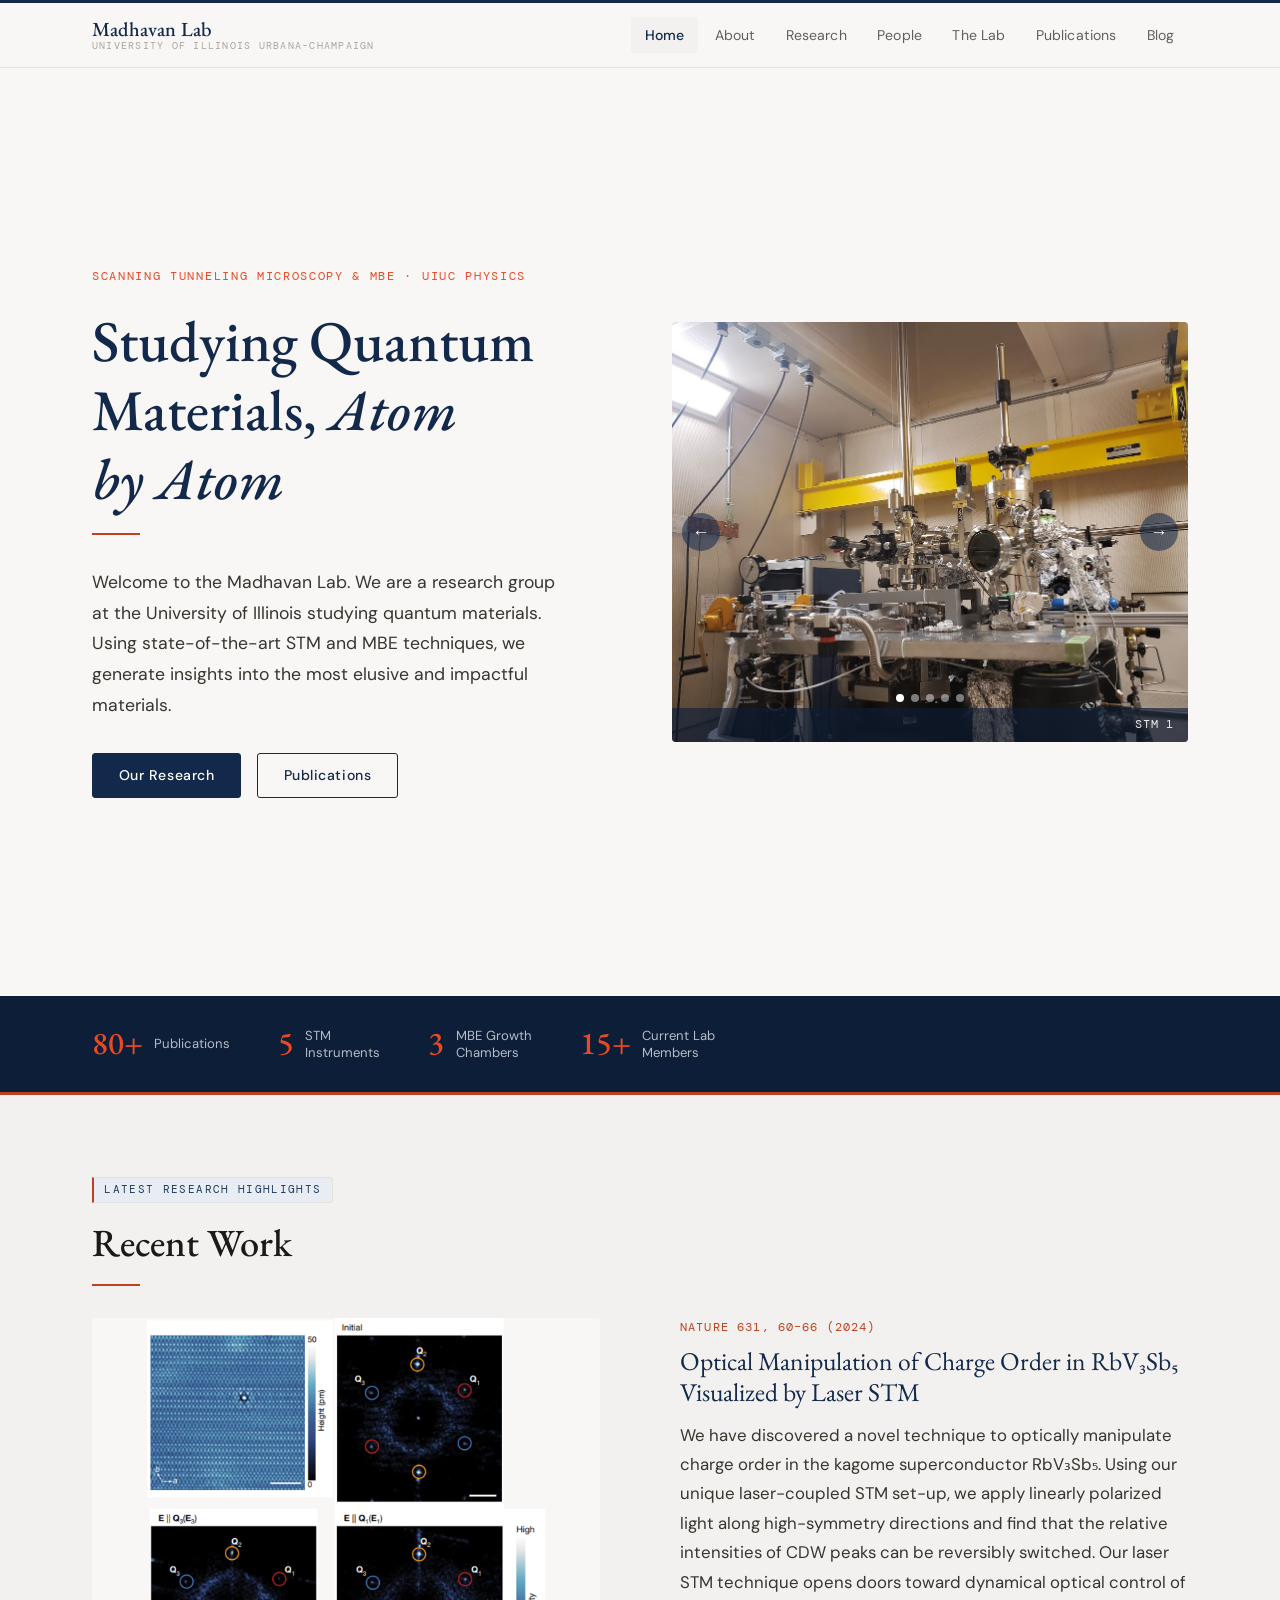
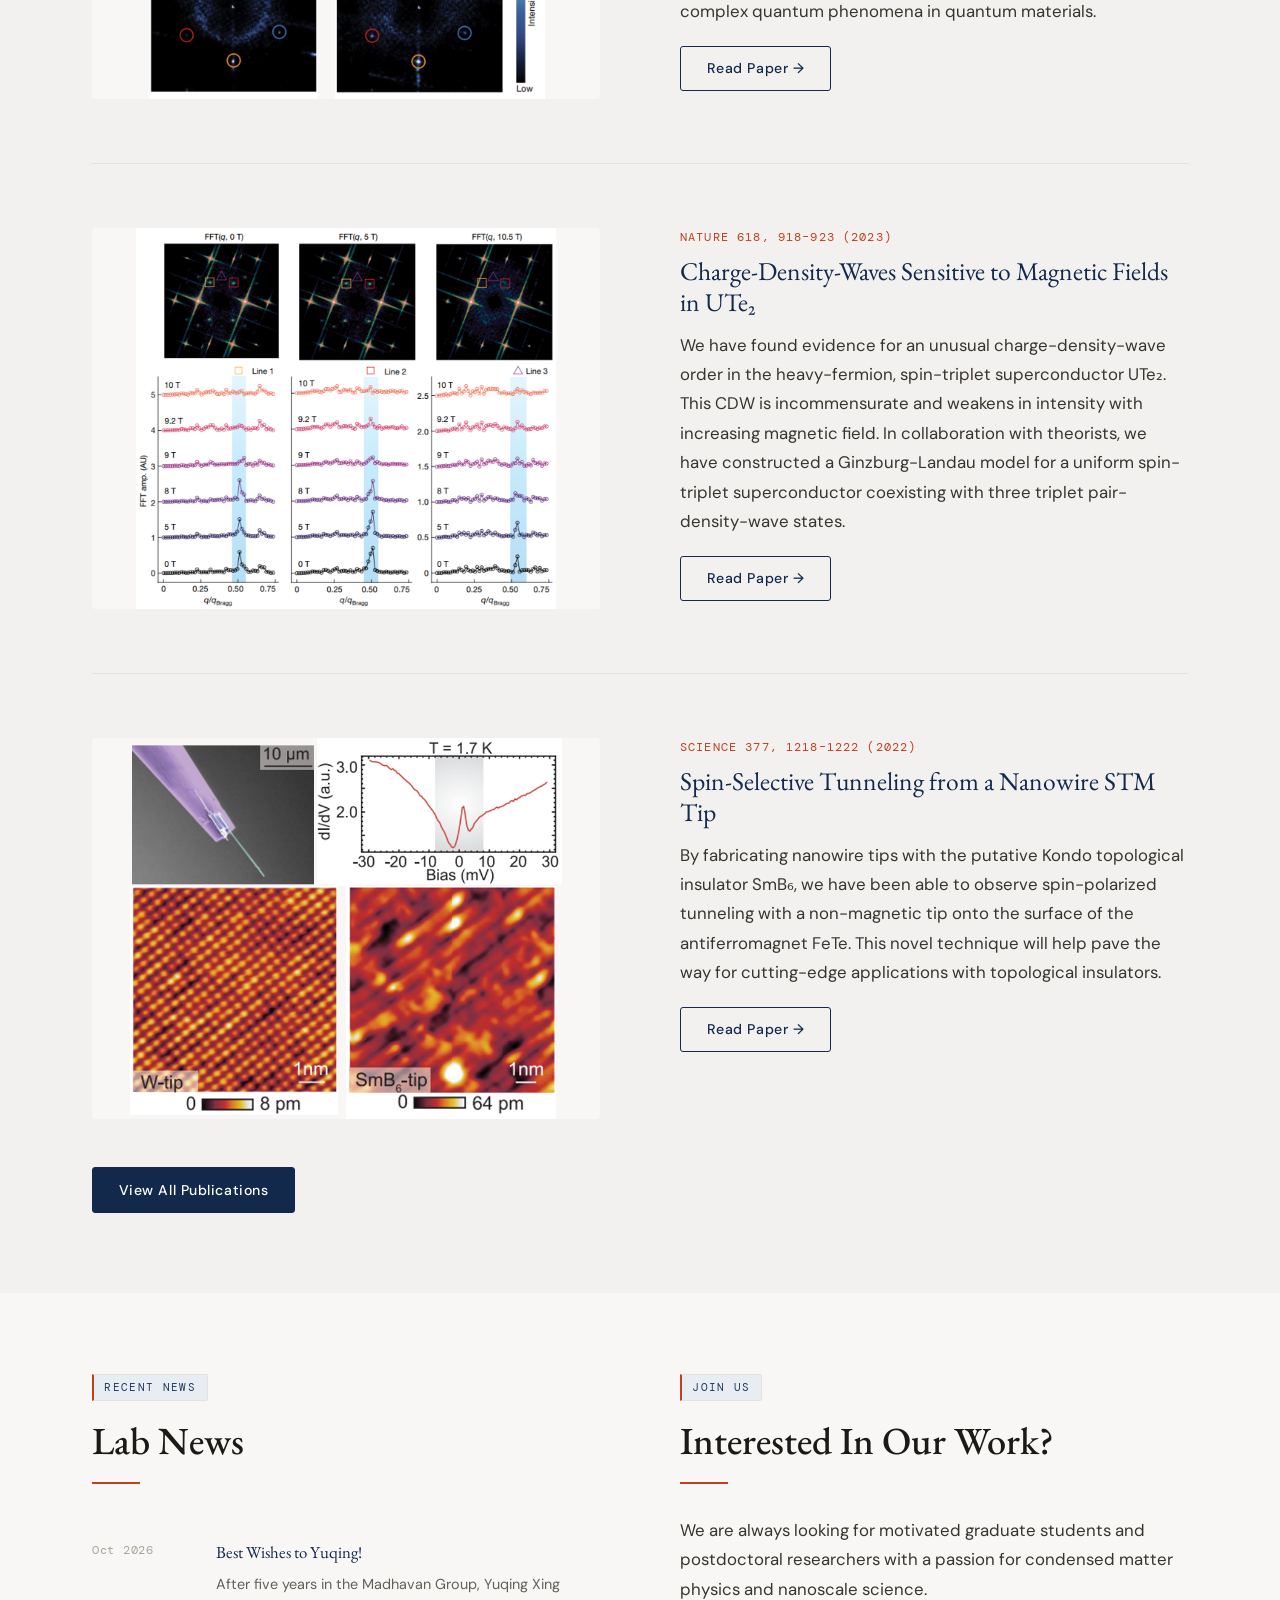
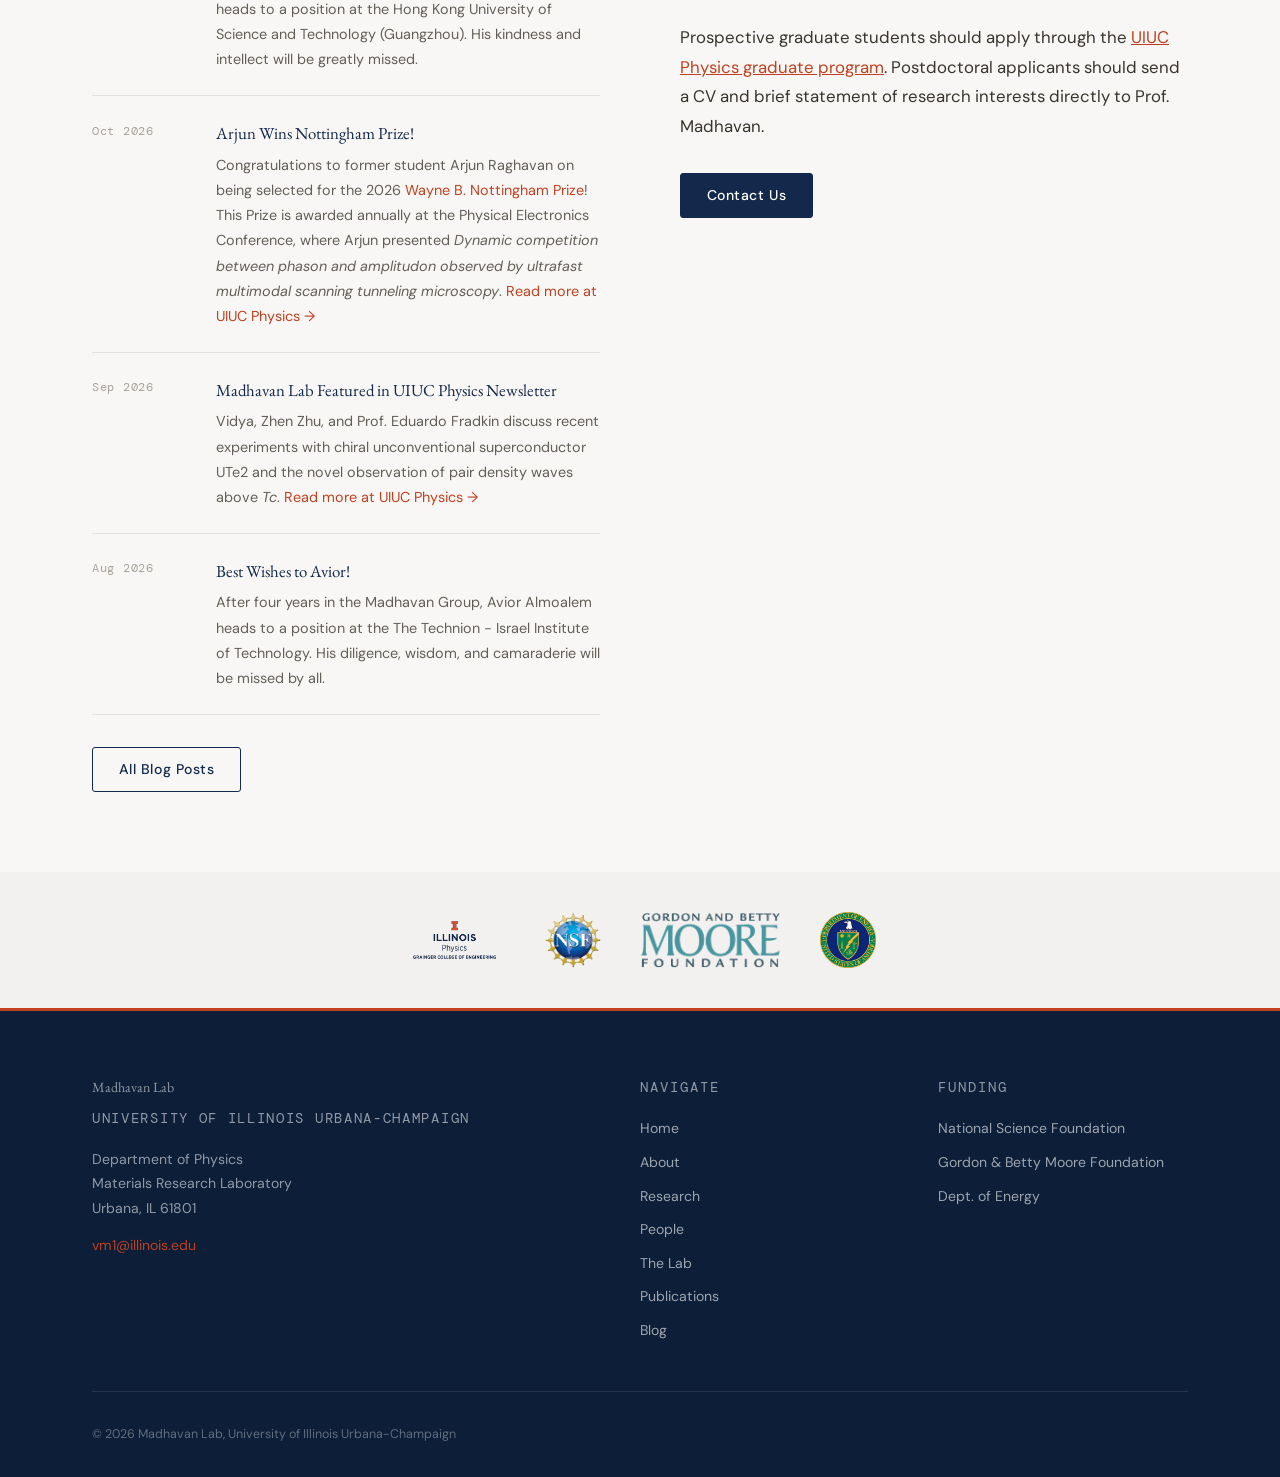
<file: index.html>
<!DOCTYPE html>
<html lang="en">
<head>
  <meta charset="UTF-8" />
  <meta name="viewport" content="width=device-width, initial-scale=1.0" />
  <title>Madhavan Lab — Studying Quantum Materials with STM and MBE</title>
  <meta name="description" content="Studying Quantum Materials with STM and MBE at the University of Illinois Urbana-Champaign." />
  <link rel="stylesheet" href="css/style.css" />
  <style>
    .hero-caption {
      position: absolute;
      bottom: 0; left: 0; right: 0;
      padding: 0.5rem 0.9rem;
      background: rgba(13,30,56,0.62);
      color: rgba(255,255,255,0.9);
      font-family: var(--mono);
      font-size: 0.72rem;
      letter-spacing: 0.06em;
      text-align: right;
    }
    .hero-dot {
      width: 8px; height: 8px; border-radius: 50%;
      background: rgba(255,255,255,0.45);
      border: none; cursor: pointer; padding: 0;
      transition: background 0.2s;
    }
    .hero-dot.active { background: #fff; }
  </style>
</head>
<body>

<nav class="nav">
  <div class="nav__inner">
    <a href="index.html" class="nav__brand">
      <span class="nav__brand-name">Madhavan Lab</span>
      <span class="nav__brand-sub">University of Illinois Urbana-Champaign</span>
    </a>
    <button class="nav__toggle" aria-label="Toggle menu" aria-expanded="false">
      <span></span><span></span><span></span>
    </button>
    <ul class="nav__links">
      <li><a href="index.html">Home</a></li>
      <li><a href="pages/about.html">About</a></li>
      <li><a href="pages/research.html">Research</a></li>
      <li><a href="pages/people.html">People</a></li>
      <li><a href="pages/lab.html">The Lab</a></li>
      <li><a href="pages/publications.html">Publications</a></li>
      <li><a href="pages/blog.html">Blog</a></li>
    </ul>
  </div>
</nav>

<div class="page-wrap">

  <!-- HERO -->
  <section class="section" style="padding-top:3rem;padding-bottom:3rem;">
    <div class="container">
      <div class="home-hero">
        <div class="home-hero__text">
          <p class="eyebrow">Scanning Tunneling Microscopy &amp; MBE · UIUC Physics</p>
          <h1 class="fade-up">Studying Quantum<br>Materials, <em>Atom<br>by Atom</em></h1>
          <div class="divider fade-up fade-up-1"></div>
          <p class="fade-up fade-up-2">
            Welcome to the Madhavan Lab. We are a research group at the University of Illinois
            studying quantum materials. Using state-of-the-art STM and MBE techniques, we
            generate insights into the most elusive and impactful materials.
          </p>
          <div class="home-hero__btns fade-up fade-up-3">
            <a href="pages/research.html" class="btn btn--primary">Our Research</a>
            <a href="pages/publications.html" class="btn btn--outline">Publications</a>
          </div>
        </div>
        <!-- HERO SLIDESHOW -->
        <div class="fade-up fade-up-4" style="position:relative;border-radius:4px;overflow:hidden;background:var(--gray-2);">
          <div id="hero-track" style="display:flex;transition:transform 0.5s ease;">
            <div style="min-width:100%;position:relative;">
              <img src="_img/homepage/slider/STM1.png" alt="STM 1" style="width:100%;height:420px;object-fit:cover;display:block;" />
              <span class="hero-caption">STM 1</span>
            </div>
            <div style="min-width:100%;position:relative;">
              <img src="_img/homepage/slider/phonons.png" alt="Determination of phonon modes in PbSe" style="width:100%;height:420px;object-fit:contain;background:#000;display:block;" />
              <span class="hero-caption">Determination of phonon modes in PbSe</span>
            </div>
            <div style="min-width:100%;position:relative;">
              <img src="_img/homepage/slider/scan153for_site2.jpg" alt="Reconstructed surface of KV₃Sb₅" style="width:100%;height:420px;object-fit:contain;background:#000;display:block;" />
              <span class="hero-caption">Reconstructed surface of KV₃Sb₅</span>
            </div>
            <div style="min-width:100%;position:relative;">
              <img src="_img/homepage/slider/STM2.jpg" alt="STM 2" style="width:100%;height:420px;object-fit:contain;display:block;" />
              <span class="hero-caption">STM 2</span>
            </div>
            <div style="min-width:100%;position:relative;">
              <img src="_img/homepage/slider/marisadefense.jpg" alt="The Group!" style="width:100%;height:420px;object-fit:contain;object-position:top;display:block;" />
              <span class="hero-caption">The Group!</span>
            </div>
          </div>
          <!-- Arrows -->
          <button onclick="heroSlide(-1)" aria-label="Previous" style="position:absolute;top:50%;left:10px;transform:translateY(-50%);background:rgba(19,41,75,0.55);color:#fff;border:none;width:38px;height:38px;border-radius:50%;cursor:pointer;font-size:1.1rem;display:flex;align-items:center;justify-content:center;transition:background 0.2s;" onmouseover="this.style.background='rgba(19,41,75,0.9)'" onmouseout="this.style.background='rgba(19,41,75,0.55)'">&#8592;</button>
          <button onclick="heroSlide(1)"  aria-label="Next"     style="position:absolute;top:50%;right:10px;transform:translateY(-50%);background:rgba(19,41,75,0.55);color:#fff;border:none;width:38px;height:38px;border-radius:50%;cursor:pointer;font-size:1.1rem;display:flex;align-items:center;justify-content:center;transition:background 0.2s;" onmouseover="this.style.background='rgba(19,41,75,0.9)'" onmouseout="this.style.background='rgba(19,41,75,0.55)'">&#8594;</button>
          <!-- Dots -->
          <div id="hero-dots" style="position:absolute;bottom:40px;left:50%;transform:translateX(-50%);display:flex;gap:7px;">
            <button class="hero-dot active" onclick="heroGoTo(0)"></button>
            <button class="hero-dot" onclick="heroGoTo(1)"></button>
            <button class="hero-dot" onclick="heroGoTo(2)"></button>
            <button class="hero-dot" onclick="heroGoTo(3)"></button>
            <button class="hero-dot" onclick="heroGoTo(4)"></button>
          </div>
        </div>
      </div>
    </div>
  </section>

  <!-- STATS BAR -->
  <div class="highlights-bar">
    <div class="container">
      <div class="highlights-bar__inner">
        <div class="highlights-bar__item">
          <span class="highlights-bar__num">80+</span>
          <span class="highlights-bar__label">Publications</span>
        </div>
        <div class="highlights-bar__item">
          <span class="highlights-bar__num">5</span>
          <span class="highlights-bar__label">STM<br>Instruments</span>
        </div>
        <div class="highlights-bar__item">
          <span class="highlights-bar__num">3</span>
          <span class="highlights-bar__label">MBE Growth<br>Chambers</span>
        </div>
        <div class="highlights-bar__item">
          <span class="highlights-bar__num">15+</span>
          <span class="highlights-bar__label">Current Lab<br>Members</span>
        </div>
      </div>
    </div>
  </div>

  <!-- RESEARCH HIGHLIGHTS -->
  <section class="section section--gray">
    <div class="container">
      <span class="tag">Latest Research Highlights</span>
      <h2>Recent Work</h2>
      <div class="divider"></div>

      <div class="two-col" style="margin-bottom:4rem;padding-bottom:4rem;border-bottom:1px solid var(--gray-2);">
        <div class="two-col__media">
          <img src="_img/homepage/Kagome06122024.png" alt="Optical Manipulation of Charge Order in RbV3Sb5" style="width:100%;height:100%;object-fit:contain;background:#f8f7f5;" />
        </div>
        <div>
          <p class="pub-card__journal">Nature 631, 60–66 (2024)</p>
          <h3 style="color:var(--blue);margin-bottom:0.8rem;">Optical Manipulation of Charge Order in RbV₃Sb₅ Visualized by Laser STM</h3>
          <p style="margin-bottom:1.2rem;">We have discovered a novel technique to optically manipulate charge order in the kagome superconductor RbV₃Sb₅. Using our unique laser-coupled STM set-up, we apply linearly polarized light along high-symmetry directions and find that the relative intensities of CDW peaks can be reversibly switched. Our laser STM technique opens doors toward dynamical optical control of complex quantum phenomena in quantum materials.</p>
          <a href="https://www.nature.com/articles/s41586-024-07519-5" target="_blank" class="btn btn--outline">Read Paper →</a>
        </div>
      </div>

      <div class="two-col two-col--reverse" style="margin-bottom:4rem;padding-bottom:4rem;border-bottom:1px solid var(--gray-2);">
        <div class="two-col__media">
          <img src="_img/homepage/UTe2_Figure_01202024.png" alt="CDW in UTe2" style="width:100%;height:100%;object-fit:contain;background:#f8f7f5;" />
        </div>
        <div>
          <p class="pub-card__journal">Nature 618, 918–923 (2023)</p>
          <h3 style="color:var(--blue);margin-bottom:0.8rem;">Charge-Density-Waves Sensitive to Magnetic Fields in UTe₂</h3>
          <p style="margin-bottom:1.2rem;">We have found evidence for an unusual charge-density-wave order in the heavy-fermion, spin-triplet superconductor UTe₂. This CDW is incommensurate and weakens in intensity with increasing magnetic field. In collaboration with theorists, we have constructed a Ginzburg-Landau model for a uniform spin-triplet superconductor coexisting with three triplet pair-density-wave states.</p>
          <a href="https://www.nature.com/articles/s41586-023-06005-8" target="_blank" class="btn btn--outline">Read Paper →</a>
        </div>
      </div>

      <div class="two-col">
        <div class="two-col__media">
          <img src="_img/homepage/SmB6_Website_09252022.png" alt="Spin-Selective Tunneling from SmB6" style="width:100%;height:100%;object-fit:contain;background:#f8f7f5;" />
        </div>
        <div>
          <p class="pub-card__journal">Science 377, 1218–1222 (2022)</p>
          <h3 style="color:var(--blue);margin-bottom:0.8rem;">Spin-Selective Tunneling from a Nanowire STM Tip</h3>
          <p style="margin-bottom:1.2rem;">By fabricating nanowire tips with the putative Kondo topological insulator SmB₆, we have been able to observe spin-polarized tunneling with a non-magnetic tip onto the surface of the antiferromagnet FeTe. This novel technique will help pave the way for cutting-edge applications with topological insulators.</p>
          <a href="https://www.science.org/doi/10.1126/science.abj8765" target="_blank" class="btn btn--outline">Read Paper →</a>
        </div>
      </div>

      <div style="margin-top:3rem;">
        <a href="pages/publications.html" class="btn btn--primary">View All Publications</a>
      </div>
    </div>
  </section>




  <!-- NEWS + JOIN -->
  <section class="section">
    <div class="container">
      <div class="two-col">
        <div>
          <span class="tag">Recent News</span>
          <h2>Lab News</h2>
          <div class="divider"></div>
          <div class="news-list">


		 <div class="news-item">
              <span class="news-item__date">Oct 2026</span>
              <div>
                <p class="news-item__title">Best Wishes to Yuqing!</p>
                <p class="news-item__excerpt">After five years in the Madhavan Group, Yuqing Xing heads to a position at the Hong Kong University of Science and Technology (Guangzhou). His kindness and intellect will be greatly missed.</p>
              </div>
            </div>
			  
			  
			  
		<div class="news-item">
              <span class="news-item__date">Oct 2026</span>
              <div>
                <p class="news-item__title">Arjun Wins Nottingham Prize!</p>
                <p class="news-item__excerpt">Congratulations to former student Arjun Raghavan on being selected for the 2026 <a href="https://pec.ucsd.edu/nottingham-prize" target="_blank" style="color:var(--orange-muted);">Wayne B. Nottingham Prize</a>! This Prize is awarded annually at the Physical Electronics Conference, where Arjun presented <em>Dynamic competition between phason and amplitudon observed by ultrafast multimodal scanning tunneling microscopy</em>. <a href="https://physics.illinois.edu/news/Raghavan-wins-Nottingham" target="_blank" style="color:var(--orange-muted);">Read more at UIUC Physics →</a></p>
              </div>
            </div>
			
			  
		<div class="news-item">
              <span class="news-item__date">Sep 2026</span>
              <div>
                <p class="news-item__title">Madhavan Lab Featured in UIUC Physics Newsletter</p>
                <p class="news-item__excerpt">Vidya, Zhen Zhu, and Prof. Eduardo Fradkin discuss recent experiments with chiral unconventional superconductor UTe2 and the novel observation of pair density waves above <em>Tc</em>. <a href="https://mrl.illinois.edu/news/89267" target="_blank" style="color:var(--orange-muted);">Read more at UIUC Physics →</a></p>
              </div>
            </div>

			  
            <div class="news-item">
              <span class="news-item__date">Aug 2026</span>
              <div>
                <p class="news-item__title">Best Wishes to Avior!</p>
                <p class="news-item__excerpt">After four years in the Madhavan Group, Avior Almoalem heads to a position at the The Technion - Israel Institute of Technology. His diligence, wisdom, and camaraderie will be missed by all.</p>
              </div>
            </div>
			


          </div>
          <a href="pages/blog.html" style="margin-top:2rem;display:inline-block;" class="btn btn--outline">All Blog Posts</a>
        </div>
        <div>
          <span class="tag">Join Us</span>
          <h2>Interested In Our Work?</h2>
          <div class="divider"></div>
          <p style="margin-bottom:1.2rem;">We are always looking for motivated graduate students and postdoctoral researchers with a passion for condensed matter physics and nanoscale science.</p>
          <p style="margin-bottom:2rem;">Prospective graduate students should apply through the <a href="https://physics.illinois.edu/admissions/graduates" target="_blank" style="color:var(--orange-muted);text-decoration:underline;">UIUC Physics graduate program</a>. Postdoctoral applicants should send a CV and brief statement of research interests directly to Prof. Madhavan.</p>
          <a href="mailto:vm1@illinois.edu" class="btn btn--primary">Contact Us</a>
        </div>
      </div>
    </div>
  </section>

  <!-- FUNDING -->
  <section class="section section--gray" style="padding:2.5rem 0;">
    <div class="container">
      <div style="display:flex;gap:2.5rem;align-items:center;justify-content:center;flex-wrap:wrap;">
        <a href="https://physics.illinois.edu" target="_blank"><img src="_img/uofi_physics.png" alt="UIUC Physics" style="height:56px;object-fit:contain;" /></a>
        <a href="https://www.nsf.gov" target="_blank"><img src="_img/nsf_logo.png" alt="NSF" style="height:56px;object-fit:contain;" /></a>
        <a href="https://www.moore.org" target="_blank"><img src="_img/moore_logo.png" alt="Gordon and Betty Moore Foundation" style="height:56px;object-fit:contain;" /></a>
        <a href="https://www.energy.gov" target="_blank"><img src="_img/doe_logo.png" alt="Department of Energy" style="height:56px;object-fit:contain;" /></a>
      </div>
    </div>
  </section>

</div>

<footer class="footer">
  <div class="container">
    <div class="footer__inner">
      <div>
        <p class="footer__brand-name">Madhavan Lab</p>
        <p class="footer__brand-sub">University of Illinois Urbana-Champaign</p>
        <p>Department of Physics<br>Materials Research Laboratory<br>Urbana, IL 61801</p>
        <p style="margin-top:0.8rem;"><a href="mailto:vm1@illinois.edu" style="color:var(--orange-muted);">vm1@illinois.edu</a></p>
      </div>
      <div>
        <p class="footer__heading">Navigate</p>
        <ul class="footer__links">
          <li><a href="index.html">Home</a></li>
          <li><a href="pages/about.html">About</a></li>
          <li><a href="pages/research.html">Research</a></li>
          <li><a href="pages/people.html">People</a></li>
          <li><a href="pages/lab.html">The Lab</a></li>
          <li><a href="pages/publications.html">Publications</a></li>
          <li><a href="pages/blog.html">Blog</a></li>
        </ul>
      </div>
      <div>
        <p class="footer__heading">Funding</p>
        <ul class="footer__links">
          <li><a href="https://www.nsf.gov/" target="_blank">National Science Foundation</a></li>
          <li><a href="https://www.moore.org/" target="_blank">Gordon &amp; Betty Moore Foundation</a></li>
          <li><a href="https://www.energy.gov/" target="_blank">Dept. of Energy</a></li>
        </ul>
      </div>
    </div>
    <div class="footer__bottom">
      <p>© <span id="yr"></span> Madhavan Lab, University of Illinois Urbana-Champaign</p>
    </div>
  </div>
</footer>

<script src="js/main.js"></script>
<script>
  document.getElementById('yr').textContent = new Date().getFullYear();

  let _heroIdx = 0;
  const _heroTotal = 5;

  function heroGoTo(idx) {
    _heroIdx = (idx + _heroTotal) % _heroTotal;
    document.getElementById('hero-track').style.transform = 'translateX(-' + (_heroIdx * 100) + '%)';
    document.querySelectorAll('.hero-dot').forEach((d, i) => d.classList.toggle('active', i === _heroIdx));
  }
  function heroSlide(dir) { heroGoTo(_heroIdx + dir); }

  // Auto-advance every 5 seconds
  setInterval(() => heroSlide(1), 5000);
</script>
</body>
</html>
</file>
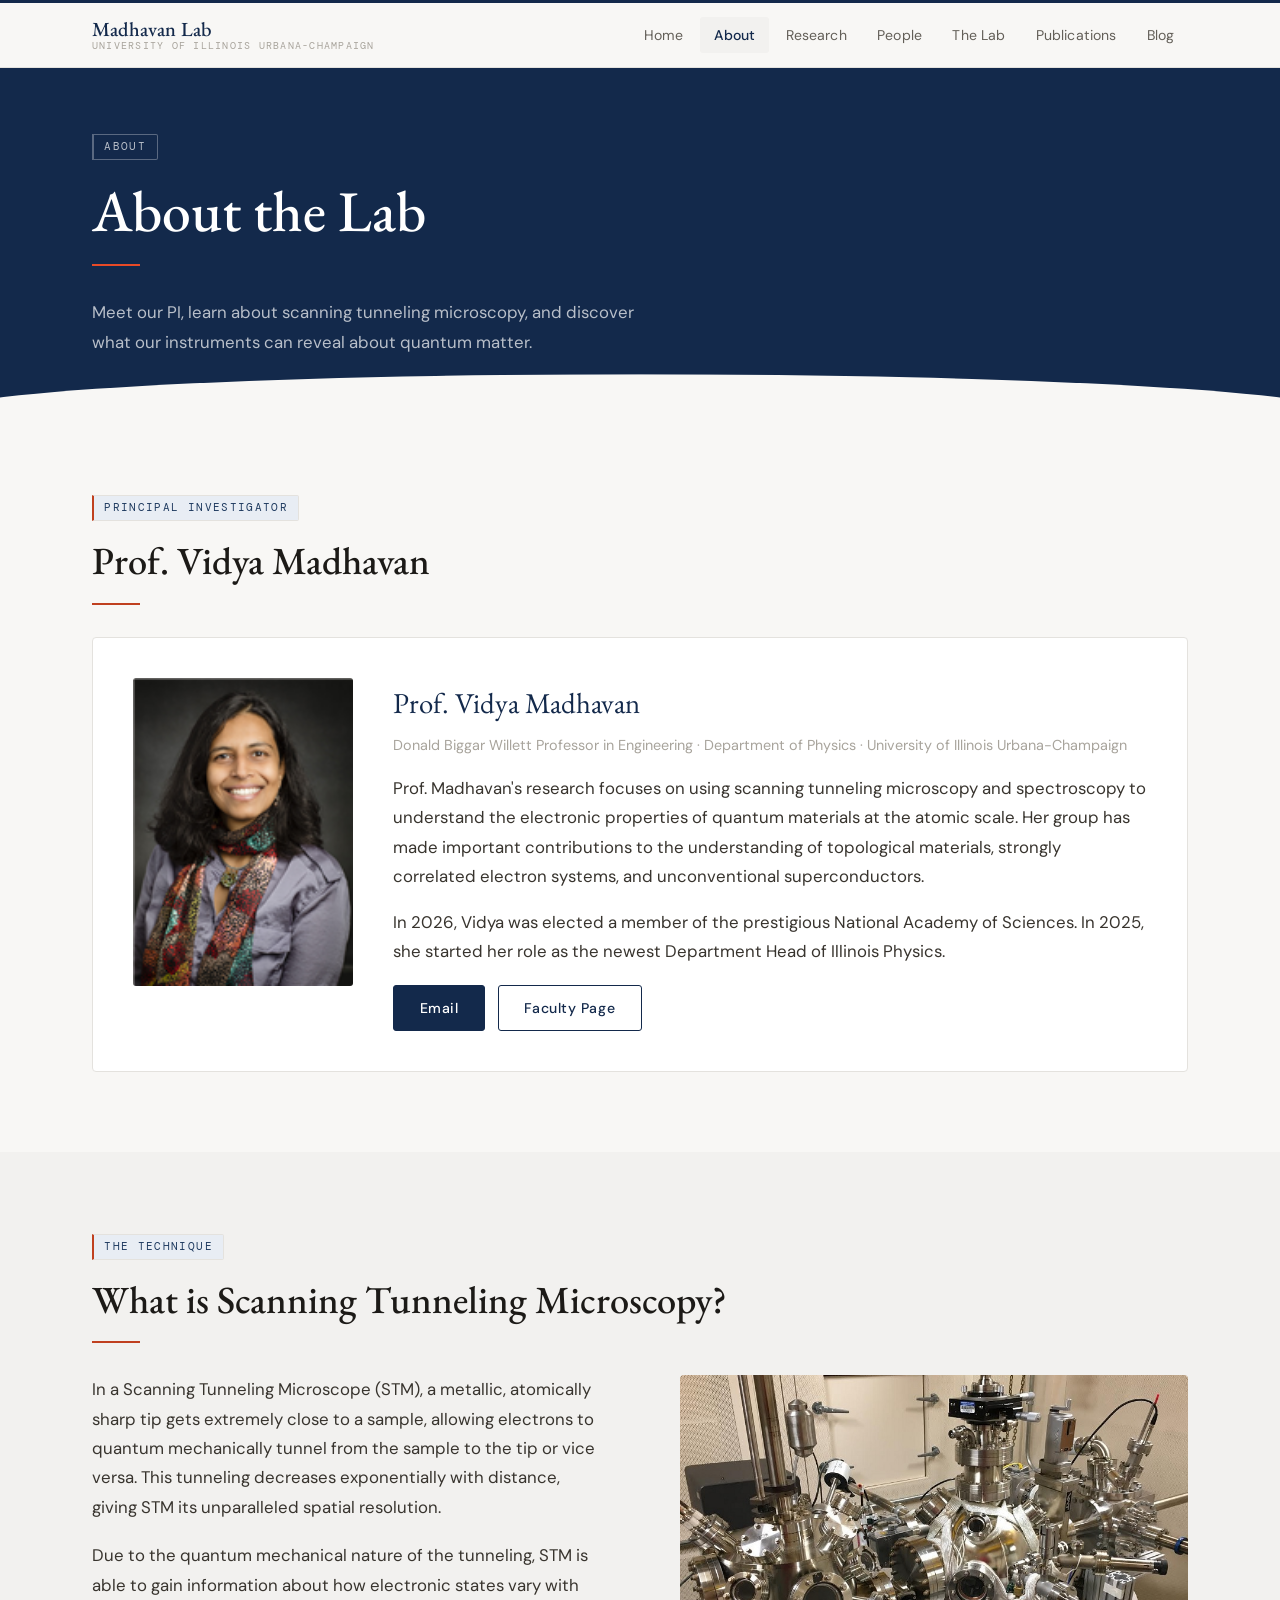
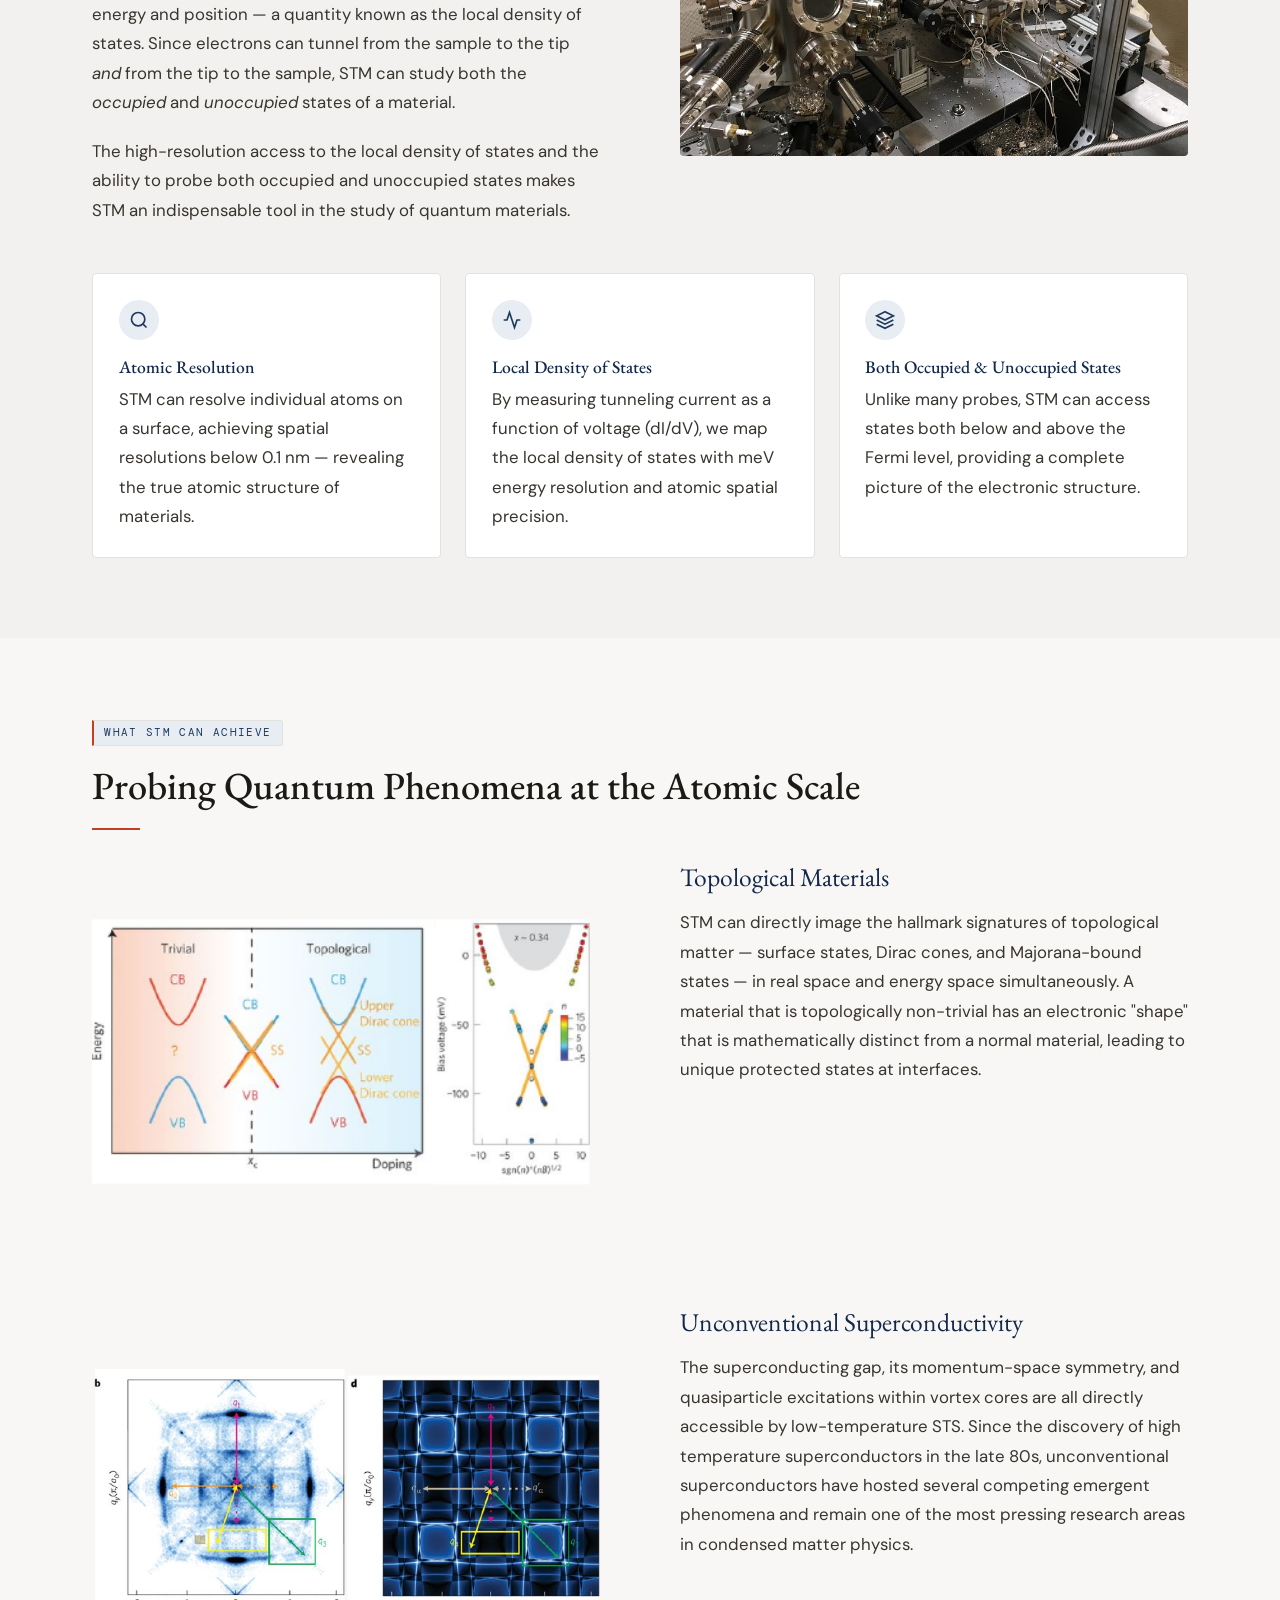
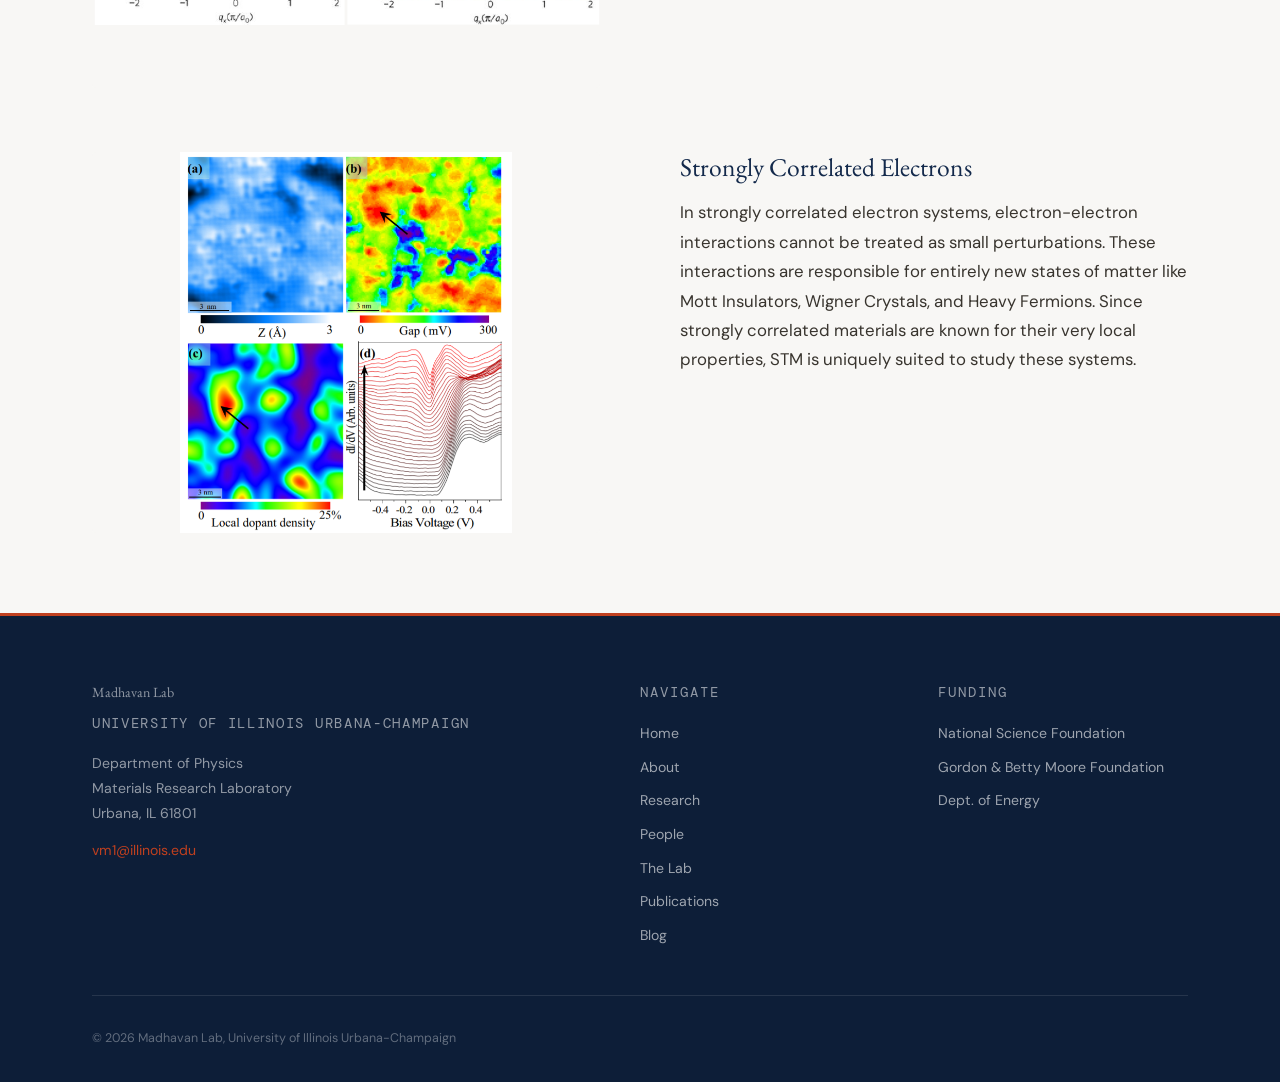
<file: pages/about.html>
<!DOCTYPE html>
<html lang="en">
<head>
  <meta charset="UTF-8" />
  <meta name="viewport" content="width=device-width, initial-scale=1.0" />
  <title>About — Madhavan Lab</title>
  <link rel="stylesheet" href="../css/style.css" />
</head>
<body>

<nav class="nav">
  <div class="nav__inner">
    <a href="../index.html" class="nav__brand">
      <span class="nav__brand-name">Madhavan Lab</span>
      <span class="nav__brand-sub">University of Illinois Urbana-Champaign</span>
    </a>
    <button class="nav__toggle" aria-label="Toggle menu" aria-expanded="false">
      <span></span><span></span><span></span>
    </button>
    <ul class="nav__links">
      <li><a href="../index.html">Home</a></li>
      <li><a href="about.html">About</a></li>
      <li><a href="research.html">Research</a></li>
      <li><a href="people.html">People</a></li>
      <li><a href="lab.html">The Lab</a></li>
      <li><a href="publications.html">Publications</a></li>
      <li><a href="blog.html">Blog</a></li>
    </ul>
  </div>
</nav>

<div class="page-wrap">

  <div class="page-hero">
    <div class="container fade-up">
      <span class="tag" style="border-color:rgba(255,255,255,0.3);color:rgba(255,255,255,0.7);background:transparent;">About</span>
      <h1>About the Lab</h1>
      <div class="divider"></div>
      <p>Meet our PI, learn about scanning tunneling microscopy, and discover what our instruments can reveal about quantum matter.</p>
    </div>
  </div>

  <!-- PI -->
  <section class="section">
    <div class="container">
      <span class="tag">Principal Investigator</span>
      <h2>Prof. Vidya Madhavan</h2>
      <div class="divider"></div>
      <div class="pi-card">
        <img src="../_img/People/Vidya.jpg" alt="Prof. Vidya Madhavan" class="pi-card__photo" onerror="this.style.background='var(--gray-1)';this.alt='';" />
        <div>
          <p class="pi-card__name">Prof. Vidya Madhavan</p>
          <p class="pi-card__title">Donald Biggar Willett Professor in Engineering · Department of Physics · University of Illinois Urbana-Champaign</p>
          <p style="margin-bottom:1rem;">
            Prof. Madhavan's research focuses on using scanning tunneling microscopy and spectroscopy
            to understand the electronic properties of quantum materials at the atomic scale. Her group
            has made important contributions to the understanding of topological materials, strongly
            correlated electron systems, and unconventional superconductors.
          </p>
          <p style="margin-bottom:1rem;">
            In 2026, Vidya was elected a member of the prestigious National Academy of Sciences. In 2025, she started her role as the newest Department Head of Illinois Physics.
          </p>
          <div class="pi-card__links">
            <a href="mailto:vm1@illinois.edu" class="btn btn--primary">Email</a>
            <a href="https://physics.illinois.edu/people/directory/profile/vm1" target="_blank" class="btn btn--outline">Faculty Page</a>
          </div>
        </div>
      </div>
    </div>
  </section>

  <!-- WHAT IS STM -->
  <section class="section section--gray">
    <div class="container">
      <span class="tag">The Technique</span>
      <h2>What is Scanning Tunneling Microscopy?</h2>
      <div class="divider"></div>
      <div class="two-col" style="margin-bottom:3rem;">
        <div>
          <p style="margin-bottom:1.2rem;">
            In a Scanning Tunneling Microscope (STM), a metallic, atomically sharp tip gets
            extremely close to a sample, allowing electrons to quantum mechanically tunnel from
            the sample to the tip or vice versa. This tunneling decreases exponentially with
            distance, giving STM its unparalleled spatial resolution.
          </p>
          <p style="margin-bottom:1.2rem;">
            Due to the quantum mechanical nature of the tunneling, STM is able to gain information
            about how electronic states vary with energy and position — a quantity known as the
            local density of states. Since electrons can tunnel from the sample to the tip
            <em>and</em> from the tip to the sample, STM can study both the <em>occupied</em>
            and <em>unoccupied</em> states of a material.
          </p>
          <p>
            The high-resolution access to the local density of states and the ability to probe
            both occupied and unoccupied states makes STM an indispensable tool in the study
            of quantum materials.
          </p>
        </div>
        <div class="two-col__media">
          <img src="../_img/homepage/slider/STM2.jpg" alt="STM instrument" style="width:100%;height:100%;object-fit:cover;" />
        </div>
      </div>

      <div class="stm-explainer">
        <div class="stm-explainer__card">
          <div class="stm-explainer__icon">
            <svg width="20" height="20" fill="none" stroke="currentColor" stroke-width="2" viewBox="0 0 24 24"><circle cx="11" cy="11" r="8"/><path d="m21 21-4.35-4.35"/></svg>
          </div>
          <h4>Atomic Resolution</h4>
          <p>STM can resolve individual atoms on a surface, achieving spatial resolutions below 0.1 nm — revealing the true atomic structure of materials.</p>
        </div>
        <div class="stm-explainer__card">
          <div class="stm-explainer__icon">
            <svg width="20" height="20" fill="none" stroke="currentColor" stroke-width="2" viewBox="0 0 24 24"><polyline points="22 12 18 12 15 21 9 3 6 12 2 12"/></svg>
          </div>
          <h4>Local Density of States</h4>
          <p>By measuring tunneling current as a function of voltage (dI/dV), we map the local density of states with meV energy resolution and atomic spatial precision.</p>
        </div>
        <div class="stm-explainer__card">
          <div class="stm-explainer__icon">
            <svg width="20" height="20" fill="none" stroke="currentColor" stroke-width="2" viewBox="0 0 24 24"><path d="M12 2L2 7l10 5 10-5-10-5zM2 17l10 5 10-5M2 12l10 5 10-5"/></svg>
          </div>
          <h4>Both Occupied &amp; Unoccupied States</h4>
          <p>Unlike many probes, STM can access states both below and above the Fermi level, providing a complete picture of the electronic structure.</p>
        </div>
      </div>
    </div>
  </section>

  <!-- WHAT STM ACHIEVES -->
  <section class="section">
    <div class="container">
      <span class="tag">What STM Can Achieve</span>
      <h2>Probing Quantum Phenomena at the Atomic Scale</h2>
      <div class="divider"></div>

      <div class="two-col two-col--reverse" style="margin-bottom:4rem;">
        <div>
          <h3 style="color:var(--blue);margin-bottom:1rem;">Topological Materials</h3>
          <p style="margin-bottom:1rem;">STM can directly image the hallmark signatures of topological matter — surface states, Dirac cones, and Majorana-bound states — in real space and energy space simultaneously. A material that is topologically non-trivial has an electronic "shape" that is mathematically distinct from a normal material, leading to unique protected states at interfaces.</p>
        </div>
        <div class="two-col__media">
          <img src="../_img/Research/topo-01.png" alt="Dirac Mass Acquisition in a Topological Crystalline Insulator" style="width:100%;height:100%;object-fit:contain;background:#f8f7f5;" />
        </div>
      </div>

      <div class="two-col" style="margin-bottom:4rem;">
        <div class="two-col__media">
          <img src="../_img/Research/SrRu2O4.png" alt="QPI in SrRu2O4" style="width:100%;height:100%;object-fit:contain;background:#f8f7f5;" />
        </div>
        <div>
          <h3 style="color:var(--blue);margin-bottom:1rem;">Unconventional Superconductivity</h3>
          <p>The superconducting gap, its momentum-space symmetry, and quasiparticle excitations within vortex cores are all directly accessible by low-temperature STS. Since the discovery of high temperature superconductors in the late 80s, unconventional superconductors have hosted several competing emergent phenomena and remain one of the most pressing research areas in condensed matter physics.</p>
        </div>
      </div>

      <div class="two-col two-col--reverse">
        <div>
          <h3 style="color:var(--blue);margin-bottom:1rem;">Strongly Correlated Electrons</h3>
          <p>In strongly correlated electron systems, electron-electron interactions cannot be treated as small perturbations. These interactions are responsible for entirely new states of matter like Mott Insulators, Wigner Crystals, and Heavy Fermions. Since strongly correlated materials are known for their very local properties, STM is uniquely suited to study these systems.</p>
        </div>
        <div class="two-col__media">
          <img src="../_img/Research/SrLaIrO4.png" alt="Local disorder in (Sr1-xLax)2IrO4" style="width:100%;height:100%;object-fit:contain;background:#f8f7f5;" />
        </div>
      </div>
    </div>
  </section>

</div>

<footer class="footer">
  <div class="container">
    <div class="footer__inner">
      <div>
        <p class="footer__brand-name">Madhavan Lab</p>
        <p class="footer__brand-sub">University of Illinois Urbana-Champaign</p>
        <p>Department of Physics<br>Materials Research Laboratory<br>Urbana, IL 61801</p>
        <p style="margin-top:0.8rem;"><a href="mailto:vm1@illinois.edu" style="color:var(--orange-muted);">vm1@illinois.edu</a></p>
      </div>
      <div>
        <p class="footer__heading">Navigate</p>
        <ul class="footer__links">
          <li><a href="../index.html">Home</a></li>
          <li><a href="about.html">About</a></li>
          <li><a href="research.html">Research</a></li>
          <li><a href="people.html">People</a></li>
          <li><a href="lab.html">The Lab</a></li>
          <li><a href="publications.html">Publications</a></li>
          <li><a href="blog.html">Blog</a></li>
        </ul>
      </div>
      <div>
        <p class="footer__heading">Funding</p>
        <ul class="footer__links">
          <li><a href="https://www.nsf.gov/" target="_blank">National Science Foundation</a></li>
          <li><a href="https://www.moore.org/" target="_blank">Gordon &amp; Betty Moore Foundation</a></li>
          <li><a href="https://www.energy.gov/" target="_blank">Dept. of Energy</a></li>
        </ul>
      </div>
    </div>
    <div class="footer__bottom">
      <p>© <span id="yr"></span> Madhavan Lab, University of Illinois Urbana-Champaign</p>
    </div>
  </div>
</footer>
<script src="../js/main.js"></script>
<script>document.getElementById('yr').textContent = new Date().getFullYear();</script>
</body>
</html>
</file>
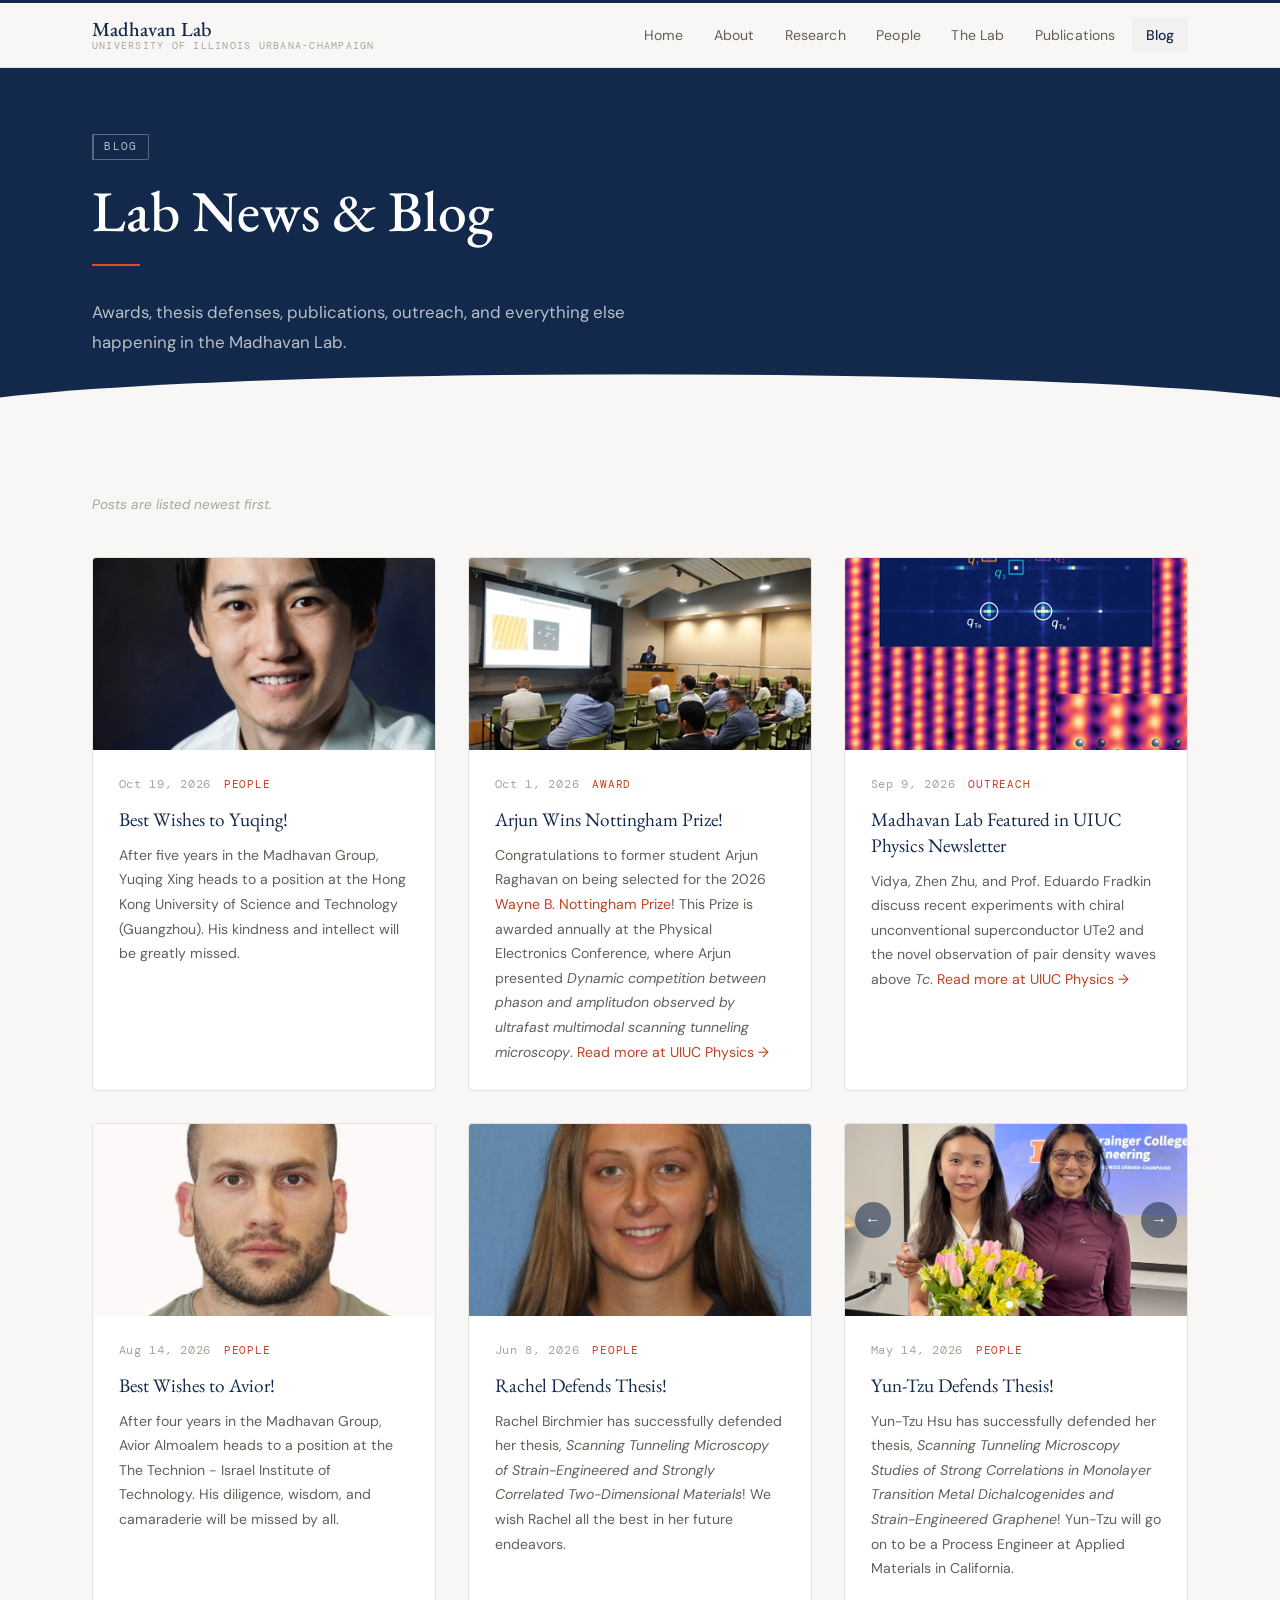
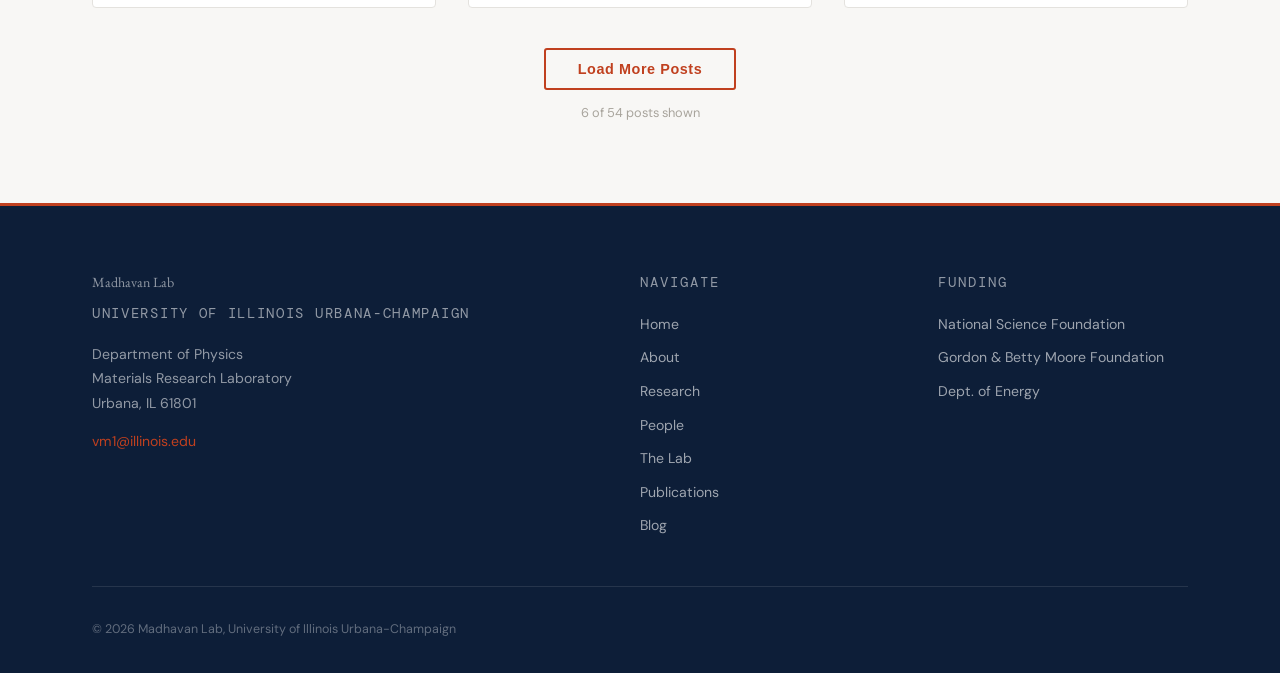
<file: pages/blog.html>
<!DOCTYPE html>
<html lang="en">
<head>
  <meta charset="UTF-8" />
  <meta name="viewport" content="width=device-width, initial-scale=1.0" />
  <title>Blog — Madhavan Lab</title>
  <link rel="stylesheet" href="../css/style.css" />
</head>
<body>

<nav class="nav">
  <div class="nav__inner">
    <a href="../index.html" class="nav__brand">
      <span class="nav__brand-name">Madhavan Lab</span>
      <span class="nav__brand-sub">University of Illinois Urbana-Champaign</span>
    </a>
    <button class="nav__toggle" aria-label="Toggle menu" aria-expanded="false">
      <span></span><span></span><span></span>
    </button>
    <ul class="nav__links">
      <li><a href="../index.html">Home</a></li>
      <li><a href="about.html">About</a></li>
      <li><a href="research.html">Research</a></li>
      <li><a href="people.html">People</a></li>
      <li><a href="lab.html">The Lab</a></li>
      <li><a href="publications.html">Publications</a></li>
      <li><a href="blog.html">Blog</a></li>
    </ul>
  </div>
</nav>

<div class="page-wrap">

  <div class="page-hero">
    <div class="container fade-up">
      <span class="tag" style="border-color:rgba(255,255,255,0.3);color:rgba(255,255,255,0.7);background:transparent;">Blog</span>
      <h1>Lab News &amp; Blog</h1>
      <div class="divider"></div>
      <p>Awards, thesis defenses, publications, outreach, and everything else happening in the Madhavan Lab.</p>
    </div>
  </div>

  <section class="section">
    <div class="container">

      <style>
        .slideshow { position: relative; overflow: hidden; }
        .slideshow__track { display: flex; transition: transform 0.4s ease; }
        .slideshow__slide { min-width: 100%; }
        .slideshow__slide img { width: 100%; aspect-ratio: 16/9; object-fit: cover; display: block; }
        .slideshow__btn {
          position: absolute; top: 50%; transform: translateY(-50%);
          background: rgba(19,41,75,0.55); color: #fff; border: none;
          width: 36px; height: 36px; border-radius: 50%; cursor: pointer;
          display: flex; align-items: center; justify-content: center;
          transition: background 0.2s; z-index: 2; font-size: 1rem;
        }
        .slideshow__btn:hover { background: rgba(19,41,75,0.85); }
        .slideshow__btn--prev { left: 10px; }
        .slideshow__btn--next { right: 10px; }
        .slideshow__dots {
          position: absolute; bottom: 8px; left: 50%; transform: translateX(-50%);
          display: flex; gap: 6px;
        }
        .slideshow__dot {
          width: 7px; height: 7px; border-radius: 50%;
          background: rgba(255,255,255,0.5); border: none; cursor: pointer; padding: 0;
          transition: background 0.2s;
        }
        .slideshow__dot.active { background: #fff; }

        /* Load More */
        .blog-card.hidden { display: none; }
        .load-more-wrap {
          text-align: center;
          margin-top: 2.5rem;
        }
        #load-more-btn {
          display: inline-block;
          padding: 0.7rem 2rem;
          background: transparent;
          border: 2px solid var(--orange-muted, #c0622f);
          color: var(--orange-muted, #c0622f);
          font-size: 0.9rem;
          font-weight: 600;
          letter-spacing: 0.04em;
          border-radius: 3px;
          cursor: pointer;
          transition: background 0.2s, color 0.2s;
        }
        #load-more-btn:hover {
          background: var(--orange-muted, #c0622f);
          color: #fff;
        }
        #post-counter {
          display: block;
          margin-top: 0.8rem;
          font-size: 0.8rem;
          color: var(--gray-3, #888);
        }
      </style>

      <p style="color:var(--gray-3);font-size:0.85rem;font-style:italic;margin-bottom:2.5rem;">Posts are listed newest first.</p>


      <div class="blog-grid">

<div class="blog-card">
  <div class="blog-card__img">
    <img src="../_img/blog/Yuqing.jpg" alt="Best Wishes to Yuqing!" style="width:100%;height:100%;object-fit:cover;" />
  </div>
  <div class="blog-card__body">
    <div class="blog-card__meta"><span class="blog-card__date">Oct 19, 2026</span><span class="blog-card__category">People</span></div>
    <p class="blog-card__title">Best Wishes to Yuqing!</p>
    <p class="blog-card__excerpt">After five years in the Madhavan Group, Yuqing Xing heads to a position at the Hong Kong University of Science and Technology (Guangzhou). His kindness and intellect will be greatly missed.</p>
  </div>
</div>
		  

<div class="blog-card">
  <div class="blog-card__img">
    <img src="../_img/blog/Arjun_Nottingham2026.jpg" alt="Arjun Wins Nottingham Prize!" style="width:100%;height:100%;object-fit:cover;" />
  </div>
  <div class="blog-card__body">
    <div class="blog-card__meta"><span class="blog-card__date">Oct 1, 2026</span><span class="blog-card__category">Award</span></div>
    <p class="blog-card__title">Arjun Wins Nottingham Prize!</p>
    <p class="blog-card__excerpt">Congratulations to former student Arjun Raghavan on being selected for the 2026 <a href="https://pec.ucsd.edu/nottingham-prize" target="_blank" style="color:var(--orange-muted);">Wayne B. Nottingham Prize</a>! This Prize is awarded annually at the Physical Electronics Conference, where Arjun presented <em>Dynamic competition between phason and amplitudon observed by ultrafast multimodal scanning tunneling microscopy</em>. <a href="https://physics.illinois.edu/news/Raghavan-wins-Nottingham" target="_blank" style="color:var(--orange-muted);">Read more at UIUC Physics →</a></p>
  </div>
</div>

		  
 <div class="blog-card">
  <div class="blog-card__img">
    <img src="../_img/blog/CheshireCatsGrin_PDW.jpg" alt="Madhavan Lab Featured in UIUC Physics Newsletter" style="width:100%;height:100%;object-fit:cover;" />
  </div>
  <div class="blog-card__body">
    <div class="blog-card__meta"><span class="blog-card__date">Sep 9, 2026</span><span class="blog-card__category">Outreach</span></div>
    <p class="blog-card__title">Madhavan Lab Featured in UIUC Physics Newsletter</p>
    <p class="blog-card__excerpt">Vidya, Zhen Zhu, and Prof. Eduardo Fradkin discuss recent experiments with chiral unconventional superconductor UTe2 and the novel observation of pair density waves above <em>Tc</em>. <a href="https://mrl.illinois.edu/news/89267" target="_blank" style="color:var(--orange-muted);">Read more at UIUC Physics →</a></p>
  </div>
</div>
		  
		  <div class="blog-card">
  <div class="blog-card__img">
    <img src="../_img/blog/Avior.jpg" alt="Best Wishes to Avior!" style="width:100%;height:100%;object-fit:cover;" />
  </div>
  <div class="blog-card__body">
    <div class="blog-card__meta"><span class="blog-card__date">Aug 14, 2026</span><span class="blog-card__category">People</span></div>
    <p class="blog-card__title">Best Wishes to Avior!</p>
    <p class="blog-card__excerpt">After four years in the Madhavan Group, Avior Almoalem heads to a position at the The Technion - Israel Institute of Technology. His diligence, wisdom, and camaraderie will be missed by all.</p>
  </div>
</div>

		  <div class="blog-card">
  <div class="blog-card__img">
    <img src="../_img/blog/Rachel.jpg" alt="Rachel Defends Thesis!" style="width:100%;height:100%;object-fit:cover;" />
  </div>
  <div class="blog-card__body">
    <div class="blog-card__meta"><span class="blog-card__date">Jun 8, 2026</span><span class="blog-card__category">People</span></div>
    <p class="blog-card__title">Rachel Defends Thesis!</p>
    <p class="blog-card__excerpt">Rachel Birchmier has successfully defended her thesis, <em>Scanning Tunneling Microscopy of Strain-Engineered and Strongly Correlated Two-Dimensional Materials</em>! We wish Rachel all the best in her future endeavors.</p>
  </div>
</div>
		  
	<!-- Yun-Tzu defense — slideshow -->
        <div class="blog-card">
          <div class="blog-card__img slideshow" id="slideshow-yuntzu">
            <div class="slideshow__track" id="track-yuntzu">
              <div class="slideshow__slide"><img src="../_img/blog/YunTzu_defense.jpg" alt="Yun-Tzu's thesis defense" /></div>
              <div class="slideshow__slide"><img src="../_img/blog/YunTzu_defense_group.jpg" alt="Defense group photo" /></div>
            </div>
            <button class="slideshow__btn slideshow__btn--prev" onclick="slide('yuntzu',-1)" aria-label="Previous">&#8592;</button>
            <button class="slideshow__btn slideshow__btn--next" onclick="slide('yuntzu', 1)" aria-label="Next">&#8594;</button>
            <div class="slideshow__dots" id="dots-yuntzu">
              <button class="slideshow__dot active" onclick="goTo('yuntzu',0)"></button>
              <button class="slideshow__dot" onclick="goTo('yuntzu',1)"></button>
            </div>
          </div>
          <div class="blog-card__body">
            <div class="blog-card__meta"><span class="blog-card__date">May 14, 2026</span><span class="blog-card__category">People</span></div>
            <p class="blog-card__title">Yun-Tzu Defends Thesis!</p>
            <p class="blog-card__excerpt">Yun-Tzu Hsu has successfully defended her thesis, <em>Scanning Tunneling Microscopy Studies of Strong Correlations in Monolayer Transition Metal Dichalcogenides and Strain-Engineered Graphene</em>! Yun-Tzu will go on to be a Process Engineer at Applied Materials in California.</p>
          </div>
        </div>

		  

<div class="blog-card">
  <div class="blog-card__img">
    <img src="../_img/blog/Vidya_NAS_member_2026.jpg" alt="Vidya Elected to National Academy of Sciences" style="width:100%;height:100%;object-fit:cover;" />
  </div>
  <div class="blog-card__body">
    <div class="blog-card__meta"><span class="blog-card__date">Apr 28, 2026</span><span class="blog-card__category">Award</span></div>
    <p class="blog-card__title">Vidya Elected to National Academy of Sciences</p>
    <p class="blog-card__excerpt">Vidya has been elected a member of the <a href="https://www.nasonline.org/" target="_blank" style="color:var(--orange-muted);">National Academy of Sciences</a>, a prestigious distinction earned for her pioneering contribtions to condensed matter research. <a href="https://physics.illinois.edu/news/Madhavan-elected-to-National-Academy" target="_blank" style="color:var(--orange-muted);">Read more at UIUC Physics →</a></p>
  </div>
</div>


	<!-- Marisa defense — slideshow -->
        <div class="blog-card">
          <div class="blog-card__img slideshow" id="slideshow-marisa">
            <div class="slideshow__track" id="track-marisa">
              <div class="slideshow__slide"><img src="../_img/blog/Marisa_defense.jpg" alt="Marisa's thesis defense" /></div>
              <div class="slideshow__slide"><img src="../_img/blog/Marisa_defense_dinner.jpg" alt="Defense dinner celebration" /></div>
            </div>
            <button class="slideshow__btn slideshow__btn--prev" onclick="slide('marisa',-1)" aria-label="Previous">&#8592;</button>
            <button class="slideshow__btn slideshow__btn--next" onclick="slide('marisa', 1)" aria-label="Next">&#8594;</button>
            <div class="slideshow__dots" id="dots-marisa">
              <button class="slideshow__dot active" onclick="goTo('marisa',0)"></button>
              <button class="slideshow__dot" onclick="goTo('marisa',1)"></button>
            </div>
          </div>
          <div class="blog-card__body">
            <div class="blog-card__meta"><span class="blog-card__date">Apr 22, 2026</span><span class="blog-card__category">People</span></div>
            <p class="blog-card__title">Marisa Defends Thesis!</p>
            <p class="blog-card__excerpt">Marisa Romanelli has successfully defended her thesis, <em>STM Studies of the Interplay between Magnetism, Topology, and Heavy Fermion Physics</em>! Marisa will move on as a Postdoc in Dr. Rubio-Verdú's lab at ICFO Barcelona.</p>
          </div>
        </div>


        <div class="blog-card">
          <div class="blog-card__img">
  <img src="../_img/blog/Vidya_NYU2026.jpg" alt="Vidya Delivers NYU Seminar" style="width:100%;height:100%;object-fit:cover;" />
</div>
          <div class="blog-card__body">
            <div class="blog-card__meta"><span class="blog-card__date">Apr 2, 2026</span><span class="blog-card__category">Outreach</span></div>
            <p class="blog-card__title">Vidya Delivers NYU Seminar</p>
            <p class="blog-card__excerpt">Vidya presents <em>Ultrafast Measurements of Massive Phase Oscillations of a Condensate</em>, an overview of time-resolved STM and experiments with (TaSe4)2I, as part of the New York University Physics Seminar series.</p>
            <a href="https://www.youtube.com/watch?v=kz1Sk6goXOo" target="_blank" class="blog-card__read">Watch on YouTube →</a>
          </div>
        </div>

		  
<div class="blog-card">
          <div class="blog-card__img">
  <img src="../_img/blog/Eduardo_NewDirections2025.jpg" alt="Vidya Speaks at New Directions in Condensed Matter Physics" style="width:100%;height:100%;object-fit:cover;" />
</div>
          <div class="blog-card__body">
            <div class="blog-card__meta"><span class="blog-card__date">Dec 5, 2025</span><span class="blog-card__category">Outreach</span></div>
            <p class="blog-card__title">Vidya Speaks at New Directions in Condensed Matter Physics</p>
            <p class="blog-card__excerpt">Vidya presented <em>Vector magnetic field studies of UTe2</em> as part of the <a href="https://icmt.illinois.edu/workshops/New%20Directions%20in%20Condensed%20Matter%20Physics%202025/home" style="color:var(--orange-muted);">New Directions in Condensed Matter Physics</a> workshop. This occasion celebrates the 75th birthday of Prof. Eduardo Fradkin and honors his pioneering contributions to the field.</p>
          </div>
        </div>


		  <div class="blog-card">
  <div class="blog-card__img">
    <img src="../_img/blog/Seokjin_professional.jpg" alt="Seokjin Wins Boeing Quantum Creators Prize!" style="width:100%;height:100%;object-fit:cover;" />
  </div>
  <div class="blog-card__body">
    <div class="blog-card__meta"><span class="blog-card__date">Sep 26, 2025</span><span class="blog-card__category">Award</span></div>
    <p class="blog-card__title">Seokjin Wins Boeing Quantum Creators Prize!</p>
    <p class="blog-card__excerpt">Congratulations to Seokjin Bae on winning a 2025 <a href="https://chicagoquantum.org/education-and-training/boeing-quantum-creators-prize" style="color:var(--orange-muted);">Boeing Quantum Creators Prize</a> for his work in ultrafast light-matter interactions. <a href="https://chicagoquantum.org/2025BQCP" target="_blank" style="color:var(--orange-muted);">Read more at ChicagoQuantum.org →</a></p>
  </div>
</div>
		  

		  <div class="blog-card">
  <div class="blog-card__img">
    <img src="../_img/blog/Arjun.jpg" alt="Arjun Defends Thesis!" style="width:100%;height:100%;object-fit:cover;" />
  </div>
  <div class="blog-card__body">
    <div class="blog-card__meta"><span class="blog-card__date">Aug 4, 2025</span><span class="blog-card__category">People</span></div>
    <p class="blog-card__title">Arjun Defends Thesis!</p>
    <p class="blog-card__excerpt">Arjun Raghavan has successfully defended his thesis, <em>Laser-coupled Scanning Tunneling Microscopy and Spectroscopy of Quantum Materials and Qubit Defects</em>! Arjun moves on to a Postdoc in the Baldini Lab at UT Austin.</p>
  </div>
</div>


<div class="blog-card">
  <div class="blog-card__img">
    <img src="../_img/blog/Vidya_beyondthelab_2025.jpg" alt="Vidya Featured in Gordon &amp; Betty Moore Newsletter" style="width:100%;height:100%;object-fit:cover;" />
  </div>
  <div class="blog-card__body">
    <div class="blog-card__meta"><span class="blog-card__date">Apr 15, 2025</span><span class="blog-card__category">Outreach</span></div>
    <p class="blog-card__title">Vidya Featured in Gordon &amp; Betty Moore Newsletter</p>
    <p class="blog-card__excerpt">Vidya discusses her experience and outlook on research with the <a href="https://www.moore.org/home" style="color:var(--orange-muted);">Gordon &amp; Betty Moore Foundation</a> in <em>Beyond the Lab</em>. <a href="https://www.moore.org/article-detail?newsUrlName=beyond-the-lab-vidya-madhavan-ph.d" target="_blank" style="color:var(--orange-muted);">Read more at Moore.org →</a></p>
  </div>
</div>


<div class="blog-card">
  <div class="blog-card__img">
    <img src="../_img/blog/Vidya_DonaldBiggarWillet_award_10282024.jpg" alt="Vidya Invested as Willett Professor" style="width:100%;height:100%;object-fit:cover;" />
  </div>
  <div class="blog-card__body">
    <div class="blog-card__meta"><span class="blog-card__date">Oct 28, 2024</span><span class="blog-card__category">Award</span></div>
    <p class="blog-card__title">Vidya Invested as Donald Biggar Willett Professor in Engineering</p>
    <p class="blog-card__excerpt">Vidya was invested as the Donald Biggar Willett Professor in Engineering. <a href="https://physics.illinois.edu/news/70216" target="_blank" style="color:var(--orange-muted);">Read more at UIUC Physics →</a></p>
  </div>
</div>

		  
<div class="blog-card">
  <div class="blog-card__img">
    <img src="../_img/blog/Marisa_professional.jpg" alt="Marisa Selected as Mavis Fellow!" style="width:100%;height:100%;object-fit:cover;" />
  </div>
  <div class="blog-card__body">
    <div class="blog-card__meta"><span class="blog-card__date">Apr 8, 2024</span><span class="blog-card__category">Award</span></div>
    <p class="blog-card__title">Marisa Selected as Mavis Fellow!</p>
    <p class="blog-card__excerpt">Congratulations to Marisa Romanelli on being selected as a 2024-2025 <a href="https://mavis.grainger.illinois.edu/" target="_blank" style="color:var(--orange-muted);">Mavis Future Faculty Fellow</a>! This program will help her become part of the next generation of great engineering faculty.</a></p>
  </div>
</div>


        <div class="blog-card">
          <div class="blog-card__img">
  <img src="../_img/blog/Vidya_Berkeley2024.jpg" alt="Vidya Delivers Berkeley Seminar" style="width:100%;height:100%;object-fit:cover;" />
</div>
          <div class="blog-card__body">
            <div class="blog-card__meta"><span class="blog-card__date">Mar 11, 2024</span><span class="blog-card__category">Outreach</span></div>
            <p class="blog-card__title">Vidya Delivers Berkeley Seminar</p>
            <p class="blog-card__excerpt">Vidya presents <em>Manipulating the symmetry of charge order with light</em>, an overview of laser-STM experiments with the Kagome RbV3Sb5, as part of the Berkeley Physics Seminar series.</p>
            <a href="https://www.youtube.com/watch?v=ETrrZ4qCQVk" target="_blank" class="blog-card__read">Watch on YouTube →</a>
          </div>
        </div>

		  
        <div class="blog-card">
          <div class="blog-card__img">
  <img src="../_img/blog/Vidya_NTU2023.jpg" alt="Vidya Delivers NTU Symposium" style="width:100%;height:100%;object-fit:cover;" />
</div>
          <div class="blog-card__body">
            <div class="blog-card__meta"><span class="blog-card__date">Nov 7, 2023</span><span class="blog-card__category">Outreach</span></div>
            <p class="blog-card__title">Vidya Delivers NTU Symposium</p>
            <p class="blog-card__excerpt">Vidya presents <em>Anecdotes and Science: Musings on My Career Path</em>, a reflection on her personal and professional developments in research, as part of the Nanyang Technological University Institute of Advanced Studies colloquium series. </p>
            <a href="https://www.youtube.com/watch?v=G1c5D-V1vVM&t=2006s" target="_blank" class="blog-card__read">Watch on YouTube →</a>
          </div>
        </div>
		  
	
<div class="blog-card">
          <div class="blog-card__img">
  <img src="../_img/blog/TonyLeggett.jpg" alt="Vidya Speaks at New Horizons in Condensed Matter Physics" style="width:100%;height:100%;object-fit:cover;" />
</div>
          <div class="blog-card__body">
            <div class="blog-card__meta"><span class="blog-card__date">Nov 3, 2023</span><span class="blog-card__category">Outreach</span></div>
            <p class="blog-card__title">Vidya Speaks at New Horizons in Condensed Matter Physics</p>
            <p class="blog-card__excerpt">Vidya presented <em>The Curious Case of Magnetic Field Sensitive Charge Density Waves in UTe2</em> as part of the <a href="https://icmt.illinois.edu/workshops/new-horizons-2023" style="color:var(--orange-muted);">New Horizons in Condensed Matter Physics</a> workshop. This occasion honors Nobel Prize winner Prof. Anthony J. Leggett and celebrates the renaming of <em>The Anthony J. Leggett Institute for Condensed Matter Theory</em>.</p>
          </div>
        </div>


        <div class="blog-card">
          <div class="blog-card__img">
  <img src="../_img/blog/Vidya_IIP2023.jpg" alt="Vidya Speaks at New Frontiers in Emergent Materials" style="width:100%;height:100%;object-fit:cover;" />
</div>
          <div class="blog-card__body">
            <div class="blog-card__meta"><span class="blog-card__date">Oct 26, 2023</span><span class="blog-card__category">Outreach</span></div>
            <p class="blog-card__title">Vidya Speaks at New Frontiers in Emergent Materials</p>
            <p class="blog-card__excerpt">Vidya presents <em>The Strange Case of Magnetic Field Sensitive Charge Density Waves</em>as part of the <a href="https://www.we-heraeus-stiftung.de/veranstaltungen/new-frontiers-in-emergent-materials/" style="color:var(--orange-muted);">New Frontiers in Emergent Materials IIP-Natal WE-Heraeus Workshop</a>.</p>
            <a href="https://www.youtube.com/watch?v=qma8xoFj9Q4" target="_blank" class="blog-card__read">Watch on YouTube →</a>
          </div>
        </div>


		  <div class="blog-card">
  <div class="blog-card__img">
    <img src="../_img/blog/Vidya_article_8-1-2023.jpg" alt="Madhavan Lab Featured in UIUC Physics Newsletter" style="width:100%;height:100%;object-fit:cover;" />
  </div>
  <div class="blog-card__body">
    <div class="blog-card__meta"><span class="blog-card__date">Aug 1, 2023</span><span class="blog-card__category">Outreach</span></div>
    <p class="blog-card__title">Madhavan Lab Featured in UIUC Physics Newsletter</p>
    <p class="blog-card__excerpt">Vidya and Anuva Aishwarya discuss recent experiments with unconventional superconductor UTe2 and the unusual disappearance of charge density waves with destroyed superconductivity. <a href="https://iquist.illinois.edu/news/57293" target="_blank" style="color:var(--orange-muted);">Read more at UIUC Physics →</a></p>
  </div>
</div>


        <div class="blog-card">
          <div class="blog-card__img">
  <img src="../_img/blog/Vidya_CMPitC2023.jpg" alt="Vidya Speaks at Condensed Matter Physics In the City" style="width:100%;height:100%;object-fit:cover;" />
</div>
          <div class="blog-card__body">
            <div class="blog-card__meta"><span class="blog-card__date">Jul 11, 2023</span><span class="blog-card__category">Outreach</span></div>
            <p class="blog-card__title">Vidya Speaks at Condensed Matter Physics In the City</p>
            <p class="blog-card__excerpt">Vidya presents <em>The strange case of magnetic field sensitive charge density waves</em>, an overview of STM experiments with unconventional superconductor UTe2 and its strangely disappearing CDW, as part of the annual <a href="https://research.kent.ac.uk/pqm/cmpcity23/" style="color:var(--orange-muted);">Condensed Matter Physics In the City</a> conference series at University College London. The event is hosted by the <a href="https://hubbardtheoryconsortium.wordpress.com/" style="color:var(--orange-muted);">
Hubbard Theory Consortium</a> in London, England.</p>
            <a href="https://youtu.be/C2DcOhc6m-g?si=VGV1sVnnaSTsn2hk" target="_blank" class="blog-card__read">Watch on YouTube →</a>
          </div>
</div>
		  
		    
	<div class="blog-card">
  		<div class="blog-card__img">
   	 <img src="../_img/blog/Anuva_Harvard.jpg" alt="Anuva Defends Thesis!" style="width:100%;height:100%;object-fit:cover;" />
 	 </div>
 	 <div class="blog-card__body">
   	 <div class="blog-card__meta"><span class="blog-card__date">May 16, 2023</span><span class="blog-card__category">People</span></div>
   	 <p class="blog-card__title">Anuva Defends Thesis!</p>
  	  <p class="blog-card__excerpt">Anuva Aishwarya has successfully defended her thesis, <em>Exploring the Strongly Correlated Realm of Electrons Using Scanning Tunneling Spectroscopy</em>! Anuva moves on to a Postdoc in the Yacoby Lab at Harvard University.</p>
 	 </div>
	</div>

<div class="blog-card">
  <div class="blog-card__img">
    <img src="../_img/blog/Vidya_AAAS.jpg" alt="Vidya Elected to AAAS" style="width:100%;height:100%;object-fit:cover;" />
  </div>
  <div class="blog-card__body">
    <div class="blog-card__meta"><span class="blog-card__date">Apr 24, 2023</span><span class="blog-card__category">Award</span></div>
    <p class="blog-card__title">Vidya Elected to AAAS</p>
    <p class="blog-card__excerpt">Vidya has been elected a member of the <a href="https://www.amacad.org/" target="_blank" style="color:var(--orange-muted);">American Academy of Arts &amp; Sciences</a>, a prestigious distinction from one of the oldest honorary societies in the country. <a href="https://news.illinois.edu/three-illinois-scientists-elected-to-american-academy-of-arts-and-sciences/" target="_blank" style="color:var(--orange-muted);">Read more at UIUC Physics →</a></p>
  </div>
</div>
		  

		  <div class="blog-card">
  <div class="blog-card__img">
    <img src="../_img/blog/Jorge.jpg" alt="Jorge Defends Thesis!" style="width:100%;height:100%;object-fit:cover;" />
  </div>
  <div class="blog-card__body">
    <div class="blog-card__meta"><span class="blog-card__date">Sep 14, 2022</span><span class="blog-card__category">People</span></div>
    <p class="blog-card__title">Jorge Defends Thesis!</p>
    <p class="blog-card__excerpt">Jorge Olivares Rodriguez has successfully defended his thesis, <em>Stress and Crystal Imperfections: Tools for the Exploration of Unconventional Superconductivity Via Scanning Tunneling Microscopy</em>! Jorge moves on as an Application Scientist at Bruker.</p>
  </div>
</div>

		  
 <div class="blog-card">
  <div class="blog-card__img">
    <img src="../_img/blog/Vidya_article_9-12-2022.jpg" alt="Madhavan Lab Featured in UIUC Physics Newsletter" style="width:100%;height:100%;object-fit:cover;" />
  </div>
  <div class="blog-card__body">
    <div class="blog-card__meta"><span class="blog-card__date">Sep 12, 2022</span><span class="blog-card__category">Outreach</span></div>
    <p class="blog-card__title">Madhavan Lab Featured in UIUC Physics Newsletter</p>
    <p class="blog-card__excerpt">Vidya and Anuva Aishwarya discuss recent experiments with candidate topological Kondo insulator SmB6 and the application of nanowires in spin-polarized STM. <a href="https://iquist.illinois.edu/news/51018" target="_blank" style="color:var(--orange-muted);">Read more at UIUC Physics →</a></p>
  </div>
</div>

		  
<div class="blog-card">
  <div class="blog-card__img">
    <img src="../_img/blog/Anuva_Nottingham_2022.jpg" alt="Anuva Wins Nottingham Prize!" style="width:100%;height:100%;object-fit:cover;" />
  </div>
  <div class="blog-card__body">
    <div class="blog-card__meta"><span class="blog-card__date">Sep 12, 2022</span><span class="blog-card__category">Award</span></div>
    <p class="blog-card__title">Anuva Wins Nottingham Prize!</p>
    <p class="blog-card__excerpt">Congratulations to Anuva Aishwarya on being selected for the 2022 <a href="https://pec.ucsd.edu/nottingham-prize" target="_blank" style="color:var(--orange-muted);">Wayne B. Nottingham Prize</a>! This Prize is awarded annually at the Physical Electronics Conference. <a href="https://physics.illinois.edu/news/51029" target="_blank" style="color:var(--orange-muted);">Read more at UIUC Physics →</a></p>
  </div>
</div>


        <div class="blog-card">
          <div class="blog-card__img">
  <img src="../_img/blog/Vidya_TMS2022.jpg" alt="Vidya Speaks at Topological Matter School" style="width:100%;height:100%;object-fit:cover;" />
</div>
          <div class="blog-card__body">
            <div class="blog-card__meta"><span class="blog-card__date">Sep 7, 2022</span><span class="blog-card__category">Outreach</span></div>
            <p class="blog-card__title">Vidya Speaks at Topological Matter School</p>
            <p class="blog-card__excerpt">Vidya presents <em>Measurements of Topological Boundary States in 1D and 2D, STM studies of Majorana Modes</em>, an overview of STM research on topological boundary states and Majorana modes, as part of the <a href="http://tms22.dipc.org/" style="color:var(--orange-muted);">Topological Matter School</a> lecture series at the University of Basque Country in San Sebastian, Spain.</p>
            <p class="blog-card__excerpt"><a target="_blank" class="blog-card__read">Watch on YouTube (Part  <a href="https://youtu.be/JzO-oMojS_4?si=_bYSNP6o-djPkyJB" target="_blank" class="blog-card__read"> 1</a>, <a href="https://youtu.be/useK6Pjcer4?si=f7RwXRtNlN0CtzUr" target="_blank" class="blog-card__read">2</a>) → </a></p>	
          </div>
</div>
		  

<div class="blog-card">
  <div class="blog-card__img">
    <img src="../_img/blog/Arjun_ScottAnderson_award_2022.jpg" alt="Arjun Receives Scott Anderson Award!" style="width:100%;height:100%;object-fit:cover;" />
  </div>
  <div class="blog-card__body">
    <div class="blog-card__meta"><span class="blog-card__date">May 22, 2022</span><span class="blog-card__category">Award</span></div>
    <p class="blog-card__title">Arjun Receives Scott Anderson Award!</p>
    <p class="blog-card__excerpt">Arjun Raghavan has won a Scott Anderson Graduate Research Assistant Award from the Dept. of Physics for the 2021–2022 academic year. Congratulations to Arjun!</p>
  </div>
</div>



<div class="blog-card">
  <div class="blog-card__img">
    <img src="../_img/blog/Charlie.jpg" alt="Charlie Defends Thesis!" style="width:100%;height:100%;object-fit:cover;" />
  </div>
  <div class="blog-card__body">
    <div class="blog-card__meta"><span class="blog-card__date">Jun 16, 2021</span><span class="blog-card__category">People</span></div>
    <p class="blog-card__title">Charlie Defends Thesis!</p>
    <p class="blog-card__excerpt">Charlie Steiner has successfully defended his thesis, <em>MBE Growth and STM Study of Chalcogenide Thin Films</em>! We wish Charlie the best in his future endeavors!</p>
  </div>
</div>

		  
<div class="blog-card">
  <div class="blog-card__img">
    <img src="../_img/blog/Vidya_CIFAR.jpg" alt="Vidya Elected CIFAR Fellow" style="width:100%;height:100%;object-fit:cover;" />
  </div>
  <div class="blog-card__body">
    <div class="blog-card__meta"><span class="blog-card__date">May 30, 2021</span><span class="blog-card__category">Award</span></div>
    <p class="blog-card__title">Vidya Elected CIFAR Fellow</p>
    <p class="blog-card__excerpt">Vidya has been elected a Fellow of the <a href="https://cifar.ca/" target="_blank" style="color:var(--orange-muted);">Canadian Institute for Advanced Research</a> for her innovative STM research of quantum materials.</p>
  </div>
</div>
		  

		  <div class="blog-card">
  <div class="blog-card__img">
    <img src="../_img/blog/Guannan.jpg" alt="Guannan Defends Thesis!" style="width:100%;height:100%;object-fit:cover;" />
  </div>
  <div class="blog-card__body">
    <div class="blog-card__meta"><span class="blog-card__date">Mar 10, 2021</span><span class="blog-card__category">People</span></div>
    <p class="blog-card__title">Guannan Defends Thesis!</p>
    <p class="blog-card__excerpt">Guannan Chen has successfully defended her thesis, <em>Scanning Tunneling Microscopy and Spectroscopy Study of Layered Transition Metal Chalcogenide Thin Films Tuned by Thickness, Structural Phase, and Heterostructure</em>! Guannan will move on as a Senior Process Engineer at ASM.</p>
  </div>
</div>


        <div class="blog-card">
          <div class="blog-card__img">
  <img src="../_img/blog/Vidya_ASQM2021.jpg" alt="Vidya Speaks at ASQM Colloquium" style="width:100%;height:100%;object-fit:cover;" />
</div>
          <div class="blog-card__body">
            <div class="blog-card__meta"><span class="blog-card__date">Feb 15, 2021</span><span class="blog-card__category">Outreach</span></div>
            <p class="blog-card__title">Vidya Speaks at ASQM Colloquium</p>
            <p class="blog-card__excerpt">Vidya presents <em>Chiral edge modes in the heavy fermion superconductor UTe2</em>, a review on topological superconductivity and STM experiments with chiral unconventional superconductor UTe2, as part of the annual <a href="https://asqm-colloquium.aalto.fi/atomic-scale-quantum-materials-colloquium/spring-2021/" style="color:var(--orange-muted);">Atomic Scale Quantum Materials</a> colloquium series at Aalto University in Espoo, Finland.</p>
            <a href="https://youtu.be/vkrnTE5rnlU?si=8Wms9bI-C4QIQ6g0" target="_blank" class="blog-card__read">Watch on YouTube →</a>
          </div>
</div>
		  

        <div class="blog-card">
          <div class="blog-card__img">
  <img src="../_img/blog/Vidya_NTU2021.jpg" alt="Vidya Delivers NTU Seminar" style="width:100%;height:100%;object-fit:cover;" />
</div>
          <div class="blog-card__body">
            <div class="blog-card__meta"><span class="blog-card__date">Feb 9, 2021</span><span class="blog-card__category">Outreach</span></div>
            <p class="blog-card__title">Vidya Delivers NTU Seminar</p>
            <p class="blog-card__excerpt">Vidya presents <em>Creating and Measuring the Elusive Majorana Fermions</em>, an introduction to Majorana modes and experiments with superconductor FeSe0.45Te0.55, as part of the Nanyang Technological University Institute of Advanced Studies Physics Seminar series.</p>
            <a href="https://www.youtube.com/watch?v=ssp94fRQ8lM" target="_blank" class="blog-card__read">Watch on YouTube →</a>
          </div>
        </div>


		          <div class="blog-card">
          <div class="blog-card__img">
  <img src="../_img/blog/Vidya_Rice2021.jpg" alt="Vidya Speaks at Rice University" style="width:100%;height:100%;object-fit:cover;" />
</div>
          <div class="blog-card__body">
            <div class="blog-card__meta"><span class="blog-card__date">Jan 21, 2021</span><span class="blog-card__category">Outreach</span></div>
            <p class="blog-card__title">Vidya Speaks at Rice University</p>
            <p class="blog-card__excerpt">Vidya presents <em>Signatures of dispersing Majorana modes in a proximitized topological material</em>, a review on proximitized topological materials and STM experimental signatures of Majorana modes, as part of the Center for Quantum Materials physics seminar series at Rice University in Houston, Texas.</p>
            <a href="https://youtu.be/NsCAGOXul3M?si=92TV_XT_7bNUnT8W" target="_blank" class="blog-card__read">Watch on YouTube →</a>
          </div>
</div>
		  
		  
<div class="blog-card">
  <div class="blog-card__img">
    <img src="../_img/blog/Davide.jpg" alt="Davide Defends Thesis!" style="width:100%;height:100%;object-fit:cover;" />
  </div>
  <div class="blog-card__body">
    <div class="blog-card__meta"><span class="blog-card__date">Oct 14, 2020</span><span class="blog-card__category">People</span></div>
    <p class="blog-card__title">Davide Defends Thesis!</p>
    <p class="blog-card__excerpt">Davide Iaia has successfully defended his thesis, <em>Scanning Tunneling Microscopy and Spectroscopy Study of Phase Transitions and Topology in Layered Transition Metal Dichalcogenides</em>! Davide moves on as a Product Engineer at Lam Research.</p>
  </div>
</div>


        <div class="blog-card">
          <div class="blog-card__img">
  <img src="../_img/blog/Vidya_JQI2020.jpg" alt="Vidya Delivers JQI Seminar" style="width:100%;height:100%;object-fit:cover;" />
</div>
          <div class="blog-card__body">
            <div class="blog-card__meta"><span class="blog-card__date">Sep 21, 2020</span><span class="blog-card__category">Outreach</span></div>
            <p class="blog-card__title">Vidya Delivers JQI Seminar</p>
            <p class="blog-card__excerpt">Vidya presents <em>Signatures of propagating Majorana modes measured by scanning tunneling spectroscopy</em>, a review on topological superconductivity and overview on platforms for realizing Majorana modes, as part of the annual <a href="https://jqi.umd.edu/" style="color:var(--orange-muted);">Joint Quantum Institute</a> seminar series at the University of Maryland.</p>
            <a href="https://www.youtube.com/watch?v=F91zDWSTkdY" target="_blank" class="blog-card__read">Watch on YouTube →</a>
          </div>
</div>

		          <div class="blog-card">
         <div class="blog-card__img">
  <img src="../_img/People/Anuva.jpg" alt="Center for Integrated Quantum Materials Talk" style="width:100%;height:100%;object-fit:cover;" />
</div>
          <div class="blog-card__body">
            <div class="blog-card__meta"><span class="blog-card__date">Aug 28, 2020</span><span class="blog-card__category">Award</span></div>
            <p class="blog-card__title">Anuva is a PPG-MRL Fellow!</p>
            <p class="blog-card__excerpt">Anuva Aishwarya has won a <a href="https://mrl.illinois.edu/research/opportunities/PPG-MRL-Collaborative-Graduate-Research-Program" target="_blank" style="color:var(--orange-muted);">PPG-MRL Fellowship</a> for the 2020–2021 academic year. Congratulations to Anuva! <a href="https://mrl.illinois.edu/news/congratulations-2020-21-ppg-mrl-assistantship-awardees" target="_blank" style="color:var(--orange-muted);">Read more at UIUC Physics →</a></p>
          </div>
        </div>


        <div class="blog-card">
          <div class="blog-card__img">
  <img src="../_img/blog/Vidya_ICAM2020.jpg" alt="Vidya Speaks at ICAM Global Summit" style="width:100%;height:100%;object-fit:cover;" />
</div>
          <div class="blog-card__body">
            <div class="blog-card__meta"><span class="blog-card__date">Jul 24, 2020</span><span class="blog-card__category">Outreach</span></div>
            <p class="blog-card__title">Vidya Speaks at ICAM Global Summit</p>
            <p class="blog-card__excerpt">Vidya presents <em>Recent developments in topological superconductivity</em>, as part of the <a href="https://www.icam-i2cam.org/copy-of-symposium-on-emergence-1" target="_blank" style="color:var(--orange-muted);">Insitute for Complex Adaptive Matter Global Summit</a> annual conference. This occasion gathers members of ICAM and the public to discuss advancements in emergent behavior in matter, as well as celebrates the life and pioneering contributions of the late Prof. Philip W. Anderson.</p>
            <a href="https://www.youtube.com/watch?v=Rhfu_RWZvyc" target="_blank" class="blog-card__read">Watch on YouTube →</a>
          </div>
        </div>

		  

<div class="blog-card">
  <div class="blog-card__img">
    <img src="../_img/blog/Vidya_EPiQS_2020.jpg" alt="Vidya Named EPiQS Investigator" style="width:100%;height:100%;object-fit:cover;" />
  </div>
  <div class="blog-card__body">
    <div class="blog-card__meta"><span class="blog-card__date">May 28, 2020</span><span class="blog-card__category">Award</span></div>
    <p class="blog-card__title">Vidya Named EPiQS Investigator</p>
    <p class="blog-card__excerpt">Vidya has been named an <a href="https://www.moore.org/initiative-strategy-detail?initiativeId=emergent-phenomena-in-quantum-systems" style="color:var(--orange-muted);">EPiQS Investigator</a> by the <a href="https://www.moore.org/home" style="color:var(--orange-muted);">Gordon &amp; Betty Moore Foundation</a>. Over the next 5 years, she will be awarded $1.6 million by the foundation. <a href="https://physics.illinois.edu/news/34816" target="_blank" style="color:var(--orange-muted);">Read more at UIUC Physics →</a></p>
  </div>
</div>


        <div class="blog-card">
          <div class="blog-card__img">
  <img src="../_img/blog/Vidya_VSF2020.jpg" alt="Vidya Delivers VSF Colloquium" style="width:100%;height:100%;object-fit:cover;" />
</div>
          <div class="blog-card__body">
            <div class="blog-card__meta"><span class="blog-card__date">May 14, 2020</span><span class="blog-card__category">Outreach</span></div>
            <p class="blog-card__title">Vidya Delivers VSF Colloquium</p>
            <p class="blog-card__excerpt">Vidya presents <em>Chiral Edge States in UTe2</em>, a review on topological superconductivity and STM experiments with chiral unconventional superconductor UTe2, as part of the <a href="https://archive.virtualscienceforum.org/long_range_colloquium-2020/" style="color:var(--orange-muted);">Virtual Science Forum Long Range Colloquium</a> series.</p>
            <a href="https://www.youtube.com/watch?v=xB8ZpfpkFq4" target="_blank" class="blog-card__read">Watch on YouTube →</a>
          </div>
        </div>
		  

<div class="blog-card">
  <div class="blog-card__img">
    <img src="../_img/blog/Rachel.jpg" alt="Rachel Wins NDSEG Fellowship!" style="width:100%;height:100%;object-fit:cover;" />
  </div>
  <div class="blog-card__body">
    <div class="blog-card__meta"><span class="blog-card__date">May 10, 2020</span><span class="blog-card__category">Award</span></div>
    <p class="blog-card__title">Rachel Wins NDSEG Fellowship!</p>
    <p class="blog-card__excerpt">Congratulations to Rachel Birchmier on receiving a prestigious <a href="https://ndseg.sysplus.com/NDSEG/About/" target="_blank" style="color:var(--orange-muted);">NDSEG Fellowship</a> from the US Department of Defense for 2020! This 3-year Fellowship will support Rachel's PhD research. <a href="https://physics.illinois.edu/academics/graduates/blog/37782" target="_blank" style="color:var(--orange-muted);">Read more at UIUC Physics →</a></p>
  </div>
</div>


<div class="blog-card">
  <div class="blog-card__img">
    <img src="../_img/blog/Guannan_ScottAnderson_2020.png" alt="Guannan Receives Scott Anderson Award!" style="width:100%;height:100%;object-fit:cover;" />
  </div>
  <div class="blog-card__body">
    <div class="blog-card__meta"><span class="blog-card__date">May 2, 2020</span><span class="blog-card__category">Award</span></div>
    <p class="blog-card__title">Guannan Receives Scott Anderson Award!</p>
    <p class="blog-card__excerpt">Guannan Chen has won a Scott Anderson Graduate Research Assistant Award from the Dept. of Physics for the 2019-2020 academic year. Congratulations to Guanna!</p>
  </div>
</div>


  <div class="blog-card">
  <div class="blog-card__img">
    <img src="../_img/blog/Vidya_article_4-2-2020.jpg" alt="Madhavan Lab Featured in UIUC Physics Newsletter" style="width:100%;height:100%;object-fit:cover;" />
  </div>
  <div class="blog-card__body">
    <div class="blog-card__meta"><span class="blog-card__date">Apr 2, 2020</span><span class="blog-card__category">Outreach</span></div>
    <p class="blog-card__title">Madhavan Lab Featured in UIUC Physics Newsletter</p>
    <p class="blog-card__excerpt">Vidya discusses recent experiments with unconventional superconductor UTe2 and the evidence for chirality and realizing Majorana fermions. <a href="https://physics.illinois.edu/news/34801" target="_blank" style="color:var(--orange-muted);">Read more at UIUC Physics →</a></p>
  </div>
</div>


<div class="blog-card">
  <div class="blog-card__img">
    <img src="../_img/blog/Sean.jpg" alt="Sean Defends Thesis!" style="width:100%;height:100%;object-fit:cover;" />
  </div>
  <div class="blog-card__body">
    <div class="blog-card__meta"><span class="blog-card__date">Mar 5, 2020</span><span class="blog-card__category">People</span></div>
    <p class="blog-card__title">Sean Defends Thesis!</p>
    <p class="blog-card__excerpt">Sean Howard has successfully defended his thesis, <em>Scanning Tunneling Microscopy Studies of a Tunable Topological Insulator and Magnetic Weyl Semimetal</em>! Sean joins the Johns Hopkins University Applied Physics Laboratory as a Senior Staff Scientist.</p>
  </div>
</div>		  
		  

<!-- Yulia defense — slideshow -->
        <div class="blog-card">
          <div class="blog-card__img slideshow" id="slideshow-yulia">
            <div class="slideshow__track" id="track-yulia">
              <div class="slideshow__slide"><img src="../_img/blog/Yulia_defense.png" alt="Yulia's thesis defense" /></div>
              <div class="slideshow__slide"><img src="../_img/blog/Yulia_defense_dinner.png" alt="Defense dinner celebration" /></div>
            </div>
            <button class="slideshow__btn slideshow__btn--prev" onclick="slide('yulia',-1)" aria-label="Previous">&#8592;</button>
            <button class="slideshow__btn slideshow__btn--next" onclick="slide('yulia', 1)" aria-label="Next">&#8594;</button>
            <div class="slideshow__dots" id="dots-yulia">
              <button class="slideshow__dot active" onclick="goTo('yulia',0)"></button>
              <button class="slideshow__dot" onclick="goTo('yulia',1)"></button>
            </div>
          </div>
          <div class="blog-card__body">
            <div class="blog-card__meta"><span class="blog-card__date">Jan 9, 2020</span><span class="blog-card__category">People</span></div>
            <p class="blog-card__title">Yulia Defends Thesis!</p>
            <p class="blog-card__excerpt">Congratulations to Yulia Maximenko defending her thesis, <em>Scanning tunneling microscopy and spectroscopy of topological materials and heterostructures in thin films and devices</em>! Yulia becomes a Postdoctoral Fellow at NIST, Center for Nanoscale Science and Technology in Maryland, working with Dr. Joseph A. Stroscio.</p>
          </div>
        </div>


		  	<div class="blog-card">
  		<div class="blog-card__img">
   	 <img src="../_img/blog/Zhenyu.jpg" alt="Best Wishes to Zhenyu!" style="width:100%;height:100%;object-fit:cover;" />
 	 </div>
 	 <div class="blog-card__body">
   	 <div class="blog-card__meta"><span class="blog-card__date">Jun 11, 2019</span><span class="blog-card__category">People</span></div>
   	 <p class="blog-card__title">Best Wishes to Zhenyu!</p>
  	  <p class="blog-card__excerpt">After four years in the Madhavan Group, Zhenyu Wang heads to a position at the University of Science and Technology of China – Hefei. His work ethic, guidance, and personality will be missed by all.</p>
 	 </div>
	</div>

<div class="blog-card">
  <div class="blog-card__img">
    <img src="../_img/blog/Davide_RenatoBobone_2019.png" alt="Davide Receives Renato Bobone Award!" style="width:100%;height:100%;object-fit:cover;" />
  </div>
  <div class="blog-card__body">
    <div class="blog-card__meta"><span class="blog-card__date">Apr 10, 2019</span><span class="blog-card__category">Award</span></div>
    <p class="blog-card__title">Davide Receives Renato Bobone Award!</p>
    <p class="blog-card__excerpt">Davide Iaia has won the 2019 Renato Bobone Award of academic excellence from the Dept. of Physics. Congratulations to Davide!</p>
  </div>
</div>
		  
		  
<div class="blog-card">
  <div class="blog-card__img">
    <img src="../_img/blog/Anuva_ScottAnderson_2019.png" alt="Anuva Receives Scott Anderson Award!" style="width:100%;height:100%;object-fit:cover;" />
  </div>
  <div class="blog-card__body">
    <div class="blog-card__meta"><span class="blog-card__date">Apr 9, 2019</span><span class="blog-card__category">Award</span></div>
    <p class="blog-card__title">Anuva Receives Scott Anderson Award!</p>
    <p class="blog-card__excerpt">Anuva Aishwarya has won a Scott Anderson Graduate Research Assistant Award from the Dept. of Physics for the 2018-2019 academic year. Congratulations to Anuva!</p>
  </div>
</div>



		  		  	<div class="blog-card">
  		<div class="blog-card__img">
   	 <img src="../_img/blog/Somesh.jpg" alt="Good Luck Somesh!" style="width:100%;height:100%;object-fit:cover;" />
 	 </div>
 	 <div class="blog-card__body">
   	 <div class="blog-card__meta"><span class="blog-card__date">Feb 5, 2019</span><span class="blog-card__category">People</span></div>
   	 <p class="blog-card__title">Good Luck Somesh!</p>
  	  <p class="blog-card__excerpt">Somesh Ganguli is accepting a new position as a Postdoc at Aalto University in Finland! We wish him the best of luck with this new opportunity. You will be missed, Somesh!</p>
 	 </div>
	</div>
		  

		  <div class="blog-card">
  <div class="blog-card__img">
    <img src="../_img/blog/Vidya_article_5-11-17.jpg" alt="Madhavan Lab Featured in UIUC Physics Newsletter" style="width:100%;height:100%;object-fit:cover;" />
  </div>
  <div class="blog-card__body">
    <div class="blog-card__meta"><span class="blog-card__date">May 11, 2017</span><span class="blog-card__category">Outreach</span></div>
    <p class="blog-card__title">Madhavan Lab Featured in UIUC Physics Newsletter</p>
    <p class="blog-card__excerpt">Vidya discusses recent experiments with unconventional topological superconductor Sr2RuO4 which shed new light on its electronic properties above <em>Tc</em>. <a href="https://physics.illinois.edu/news/34609" target="_blank" style="color:var(--orange-muted);">Read more at UIUC Physics →</a></p>
  </div>
</div>

		  
        <!-- VIDEO POSTS -->
        <div class="blog-card">
          <div class="blog-card__img">
  <img src="../_img/blog/CIQM_11292017.jpg" alt="Vidya Speaks at Center for Integrated Quantum Materials" style="width:100%;height:100%;object-fit:cover;" />
</div>
          <div class="blog-card__body">
            <div class="blog-card__meta"><span class="blog-card__date">Nov 29, 2016</span><span class="blog-card__category">Outreach</span></div>
            <p class="blog-card__title">Vidya Speaks at Center for Integrated Quantum Materials</p>
            <p class="blog-card__excerpt">Vidya presents <em>Interplay between charge density waves, domain walls, and superconductivity in TiSe2 and Cu0.08TiSe2</em> as part of a <a href="https://ciqm.harvard.edu/" target="_blank" style="color:var(--orange-muted);">Center for Integrated Quantum Materials</a> seminar series</p>
            <a href="https://www.youtube.com/watch?v=Aj0MeAmidkA" target="_blank" class="blog-card__read">Watch on YouTube →</a>
          </div>
        </div>


        <div class="blog-card">
          <div class="blog-card__img">
  <img src="../_img/blog/Saturday_physics_10172016.jpg" alt="Vidya Speaks at Saturday Physics for Everyone" style="width:100%;height:100%;object-fit:cover;" />
</div>
          <div class="blog-card__body">
            <div class="blog-card__meta"><span class="blog-card__date">Oct 7, 2016</span><span class="blog-card__category">Outreach</span></div>
            <p class="blog-card__title">Vidya Speaks at Saturday Physics for Everyone</p>
            <p class="blog-card__excerpt">Vidya presents <em>Visualizing the Quantum World</em>, an introduction to quantum materials and STM, as part of the <em>Saturday Physics for Everyone</em> public lecture series.</p>
            <a href="https://www.youtube.com/watch?v=EkSq2dZ5OYg" target="_blank" class="blog-card__read">Watch on YouTube →</a>
          </div>
        </div>

<div class="blog-card">
  <div class="blog-card__img">
    <img src="../_img/blog/Yulia.jpg" alt="Yulia Selected as Mavis Fellow!" style="width:100%;height:100%;object-fit:cover;" />
  </div>
  <div class="blog-card__body">
    <div class="blog-card__meta"><span class="blog-card__date">Apr 8, 2016</span><span class="blog-card__category">Award</span></div>
    <p class="blog-card__title">Yulia Selected as Mavis Fellow!</p>
    <p class="blog-card__excerpt">Congratulations to Yulia Maximenko on being selected as a 2016-2017 <a href="https://mavis.grainger.illinois.edu/" target="_blank" style="color:var(--orange-muted);">Mavis Future Faculty Fellow</a>! This program will help her become part of the next generation of great engineering faculty. <a href="https://physics.illinois.edu/academics/graduates/blog/37240" target="_blank" style="color:var(--orange-muted);">Read more at UIUC Physics →</a></p>
  </div>
</div>

		  <div class="blog-card">
  <div class="blog-card__img">
    <img src="../_img/blog/Vidya_2015.jpg" alt="Vidya Elected APS Fellow" style="width:100%;height:100%;object-fit:cover;" />
  </div>
  <div class="blog-card__body">
    <div class="blog-card__meta"><span class="blog-card__date">Dec 15, 2015</span><span class="blog-card__category">Award</span></div>
    <p class="blog-card__title">Vidya Elected APS Fellow</p>
    <p class="blog-card__excerpt">Vidya has been elected a Fellow of the <a href="https://www.aps.org/" target="_blank" style="color:var(--orange-muted);">American Physical Society</a> for her work in topological phases of electronic matter. <a href="https://physics.illinois.edu/news/34558" target="_blank" style="color:var(--orange-muted);">Read more at UIUC Physics →</a></p>
  </div>
</div>

      </div><!-- /.blog-grid -->

      <!-- Load More -->
      <div class="load-more-wrap">
        <button id="load-more-btn">Load More Posts</button>
        <span id="post-counter"></span>
      </div>

    </div>
  </section>

</div>

<footer class="footer">
  <div class="container">
    <div class="footer__inner">
      <div>
        <p class="footer__brand-name">Madhavan Lab</p>
        <p class="footer__brand-sub">University of Illinois Urbana-Champaign</p>
        <p>Department of Physics<br>Materials Research Laboratory<br>Urbana, IL 61801</p>
        <p style="margin-top:0.8rem;"><a href="mailto:vm1@illinois.edu" style="color:var(--orange-muted);">vm1@illinois.edu</a></p>
      </div>
      <div>
        <p class="footer__heading">Navigate</p>
        <ul class="footer__links">
          <li><a href="../index.html">Home</a></li>
          <li><a href="about.html">About</a></li>
          <li><a href="research.html">Research</a></li>
          <li><a href="people.html">People</a></li>
          <li><a href="lab.html">The Lab</a></li>
          <li><a href="publications.html">Publications</a></li>
          <li><a href="blog.html">Blog</a></li>
        </ul>
      </div>
      <div>
        <p class="footer__heading">Funding</p>
        <ul class="footer__links">
          <li><a href="https://www.nsf.gov/" target="_blank">National Science Foundation</a></li>
          <li><a href="https://www.moore.org/" target="_blank">Gordon &amp; Betty Moore Foundation</a></li>
          <li><a href="https://www.energy.gov/" target="_blank">Dept. of Energy</a></li>
        </ul>
      </div>
    </div>
    <div class="footer__bottom">
      <p>© <span id="yr"></span> Madhavan Lab, University of Illinois Urbana-Champaign</p>
    </div>
  </div>
</footer>

<script src="../js/main.js"></script>
<script>
  document.getElementById('yr').textContent = new Date().getFullYear();

  // Slideshow logic
  const _state = {};
  function goTo(id, idx) {
    const track = document.getElementById('track-' + id);
    const dots  = document.querySelectorAll('#dots-' + id + ' .slideshow__dot');
    _state[id] = (idx + track.children.length) % track.children.length;
    track.style.transform = 'translateX(-' + (_state[id] * 100) + '%)';
    dots.forEach((d, i) => d.classList.toggle('active', i === _state[id]));
  }
  function slide(id, dir) { goTo(id, (_state[id] || 0) + dir); }
  _state['yuntzu']  = 0;
  _state['marisa'] = 0;
  _state['yulia']  = 0;

  // Load More logic
  (function () {
    const PER_PAGE = 6;
    const cards = Array.from(document.querySelectorAll('.blog-grid .blog-card'));
    const btn   = document.getElementById('load-more-btn');
    const counter = document.getElementById('post-counter');
    let shown = 0;

    function updateCounter() {
      const remaining = cards.length - shown;
      counter.textContent = shown + ' of ' + cards.length + ' posts shown';
      if (remaining <= 0) {
        btn.style.display = 'none';
        counter.textContent = 'All ' + cards.length + ' posts shown';
      }
    }

    function showNext() {
      const batch = cards.slice(shown, shown + PER_PAGE);
      batch.forEach(function (card) {
        card.classList.remove('hidden');
      });
      shown += batch.length;
      updateCounter();
    }

    // Hide all cards initially, then show first batch
    cards.forEach(function (card) { card.classList.add('hidden'); });
    showNext();

    btn.addEventListener('click', showNext);
  })();
</script>
</body>
</html>
</file>
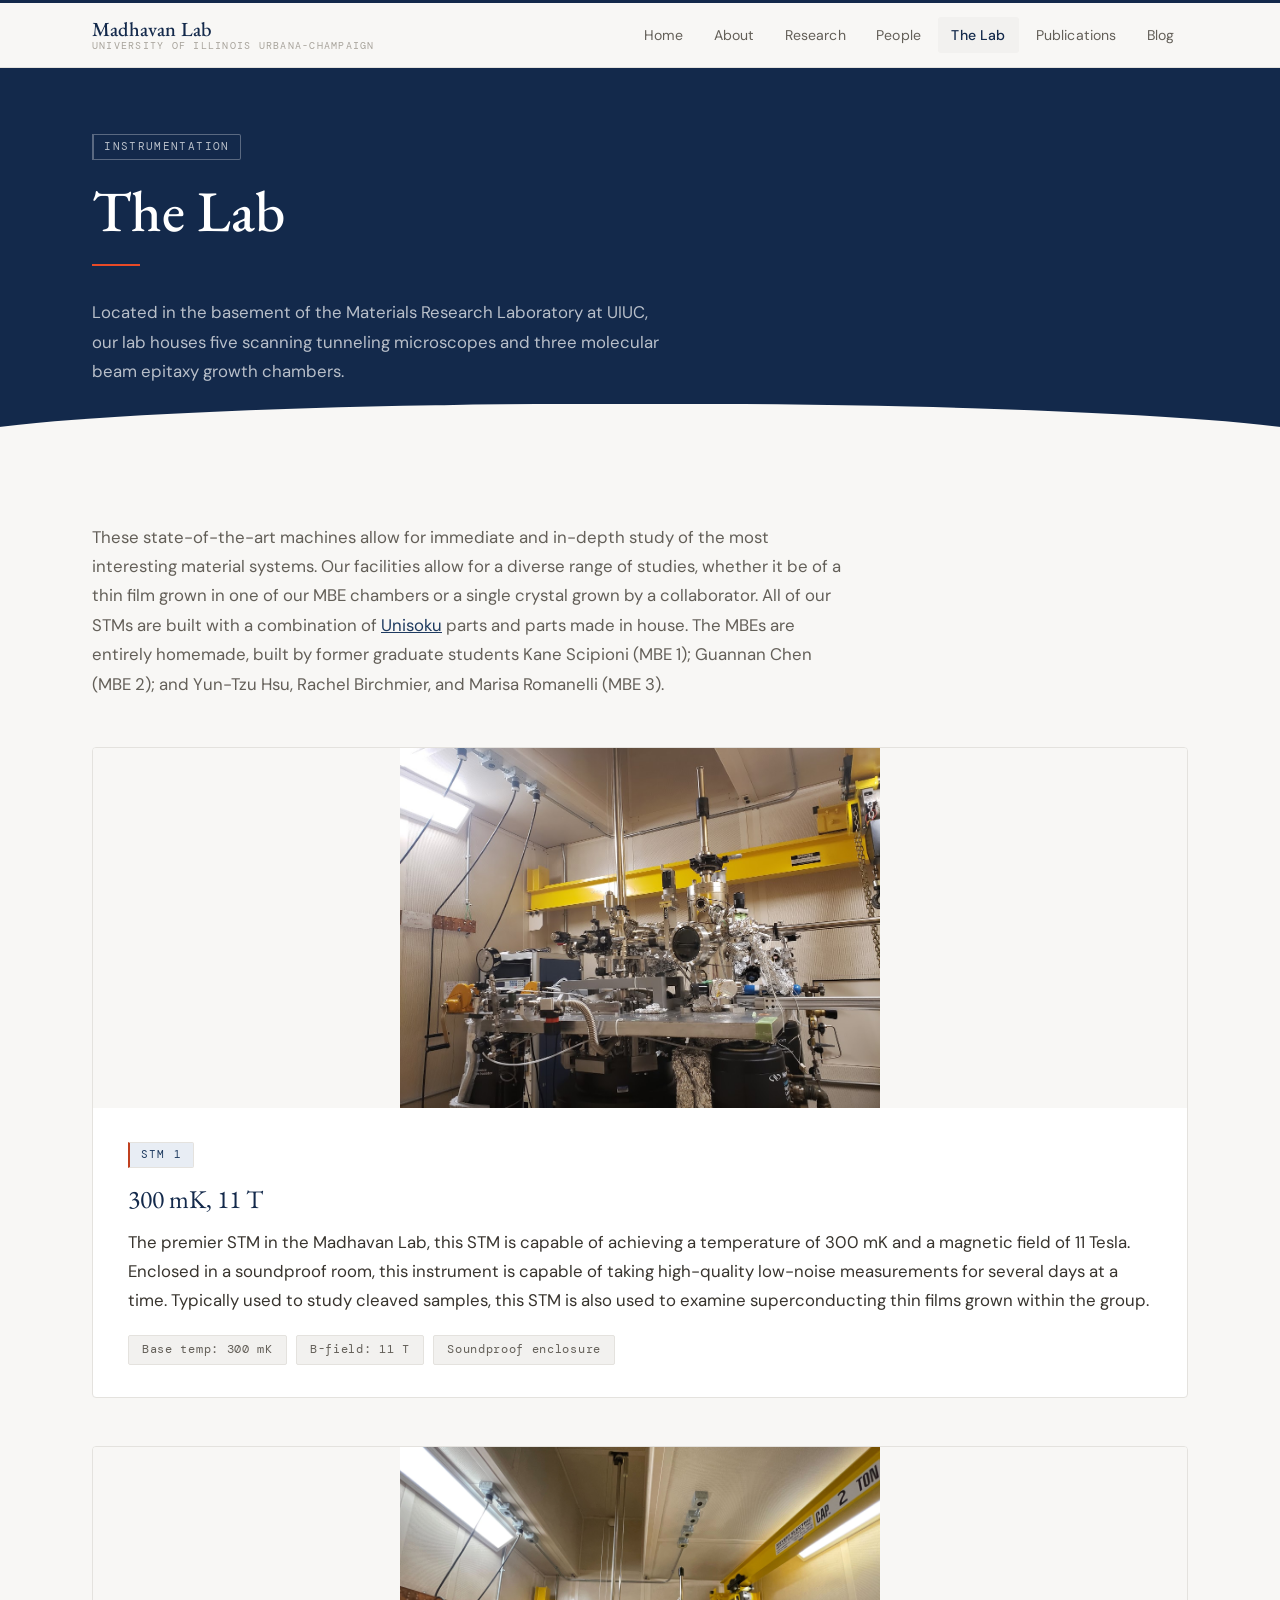
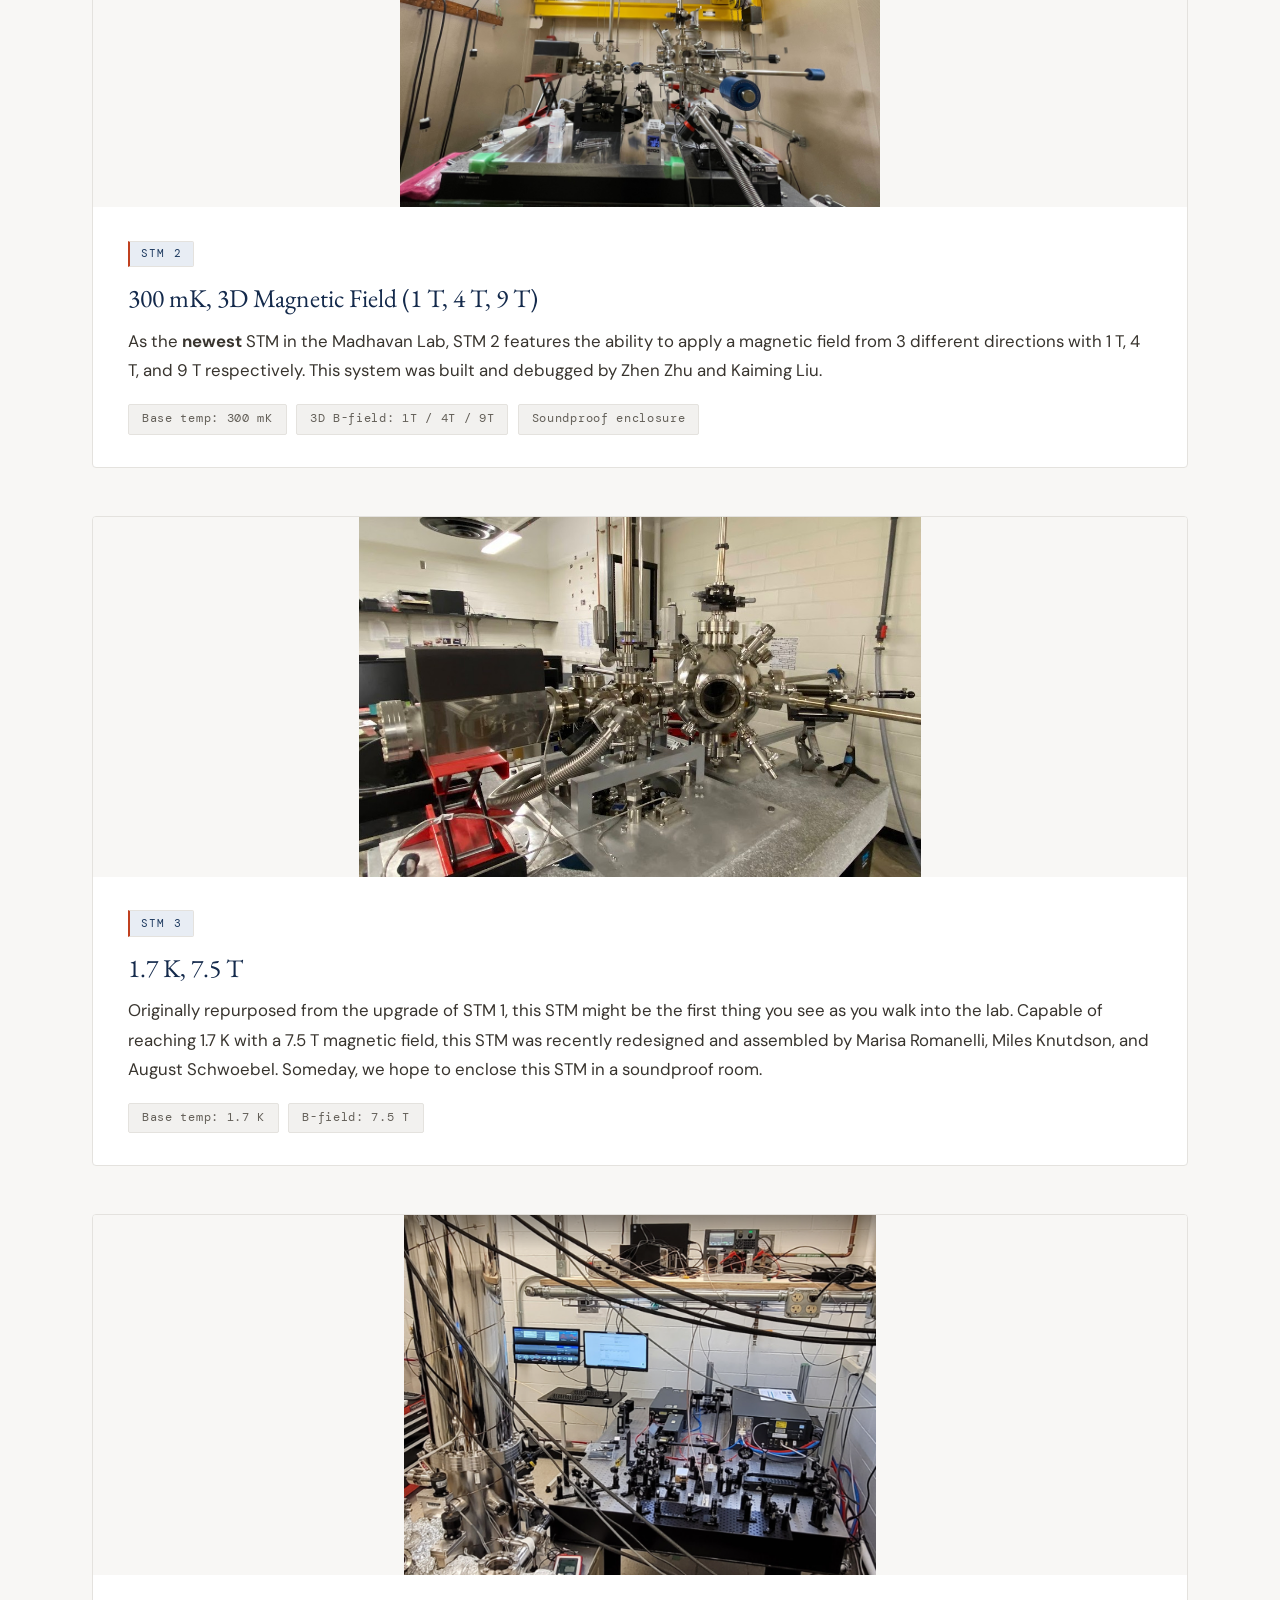
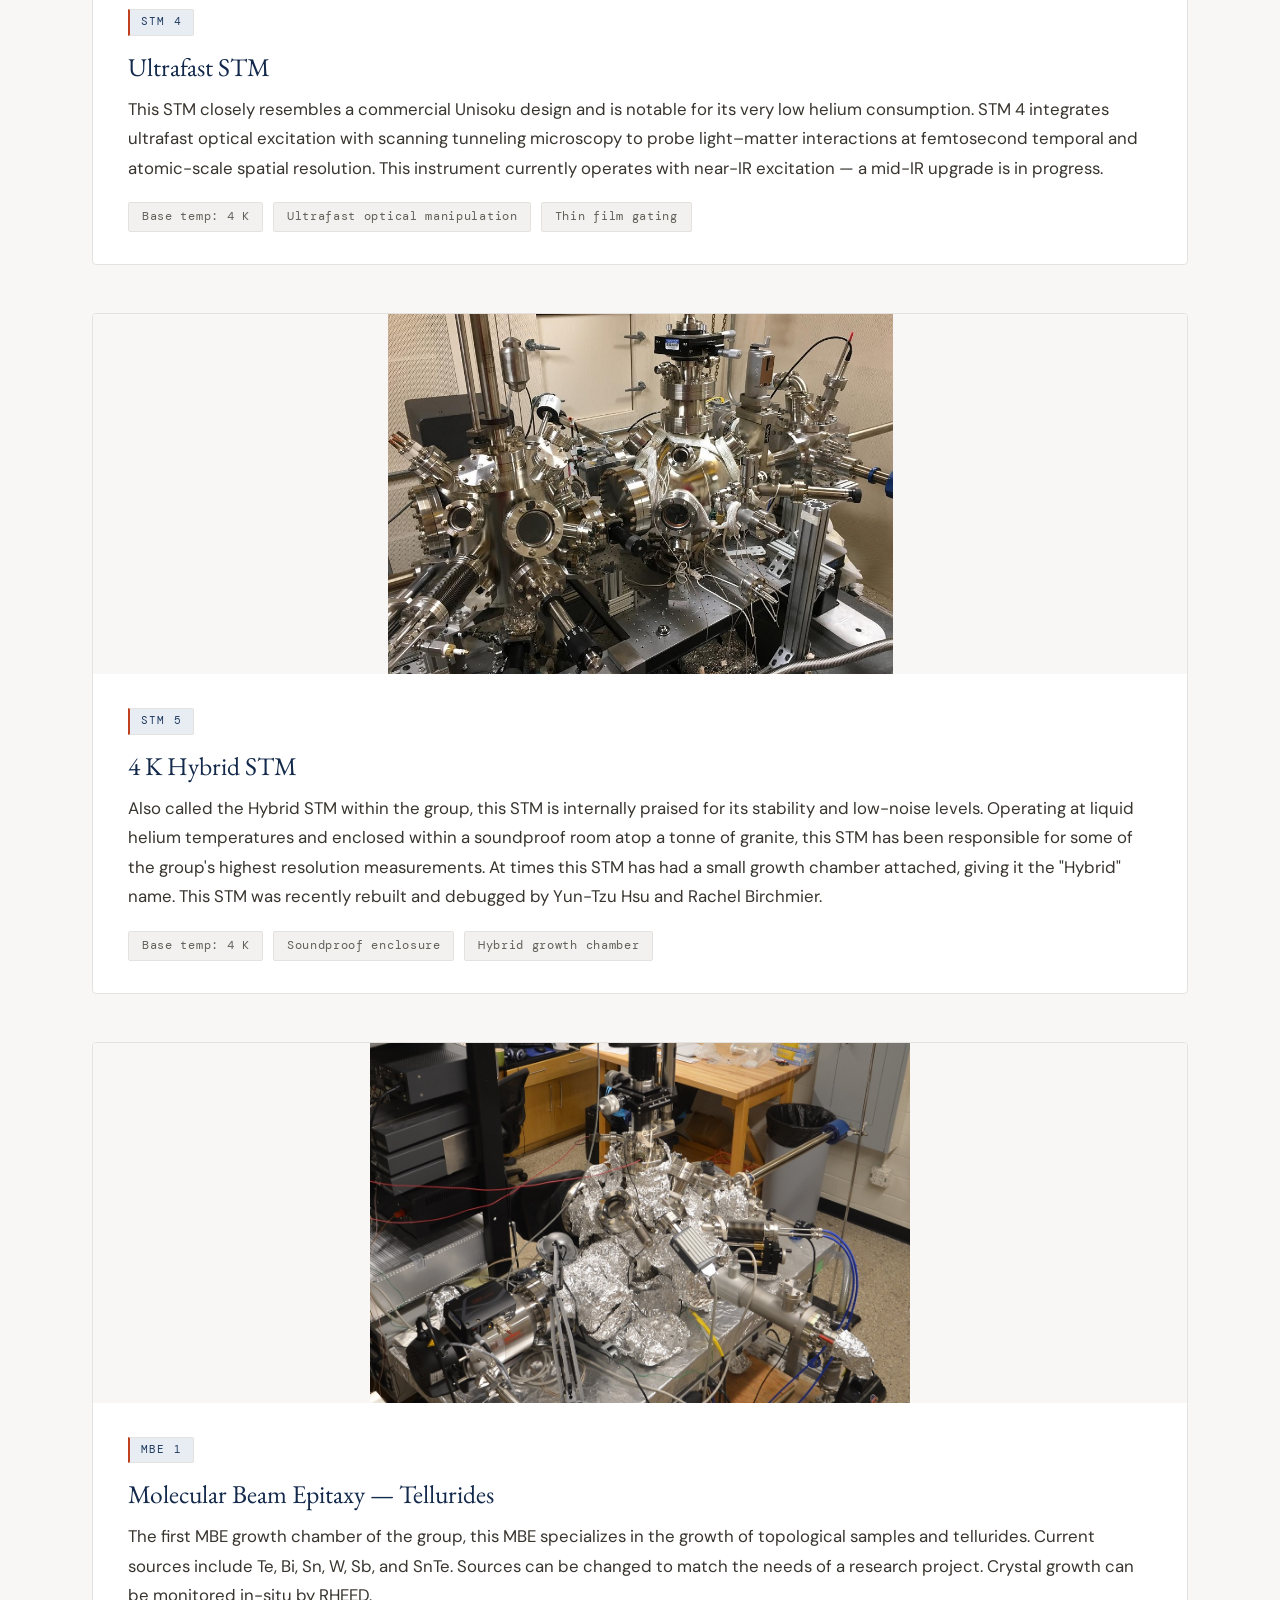
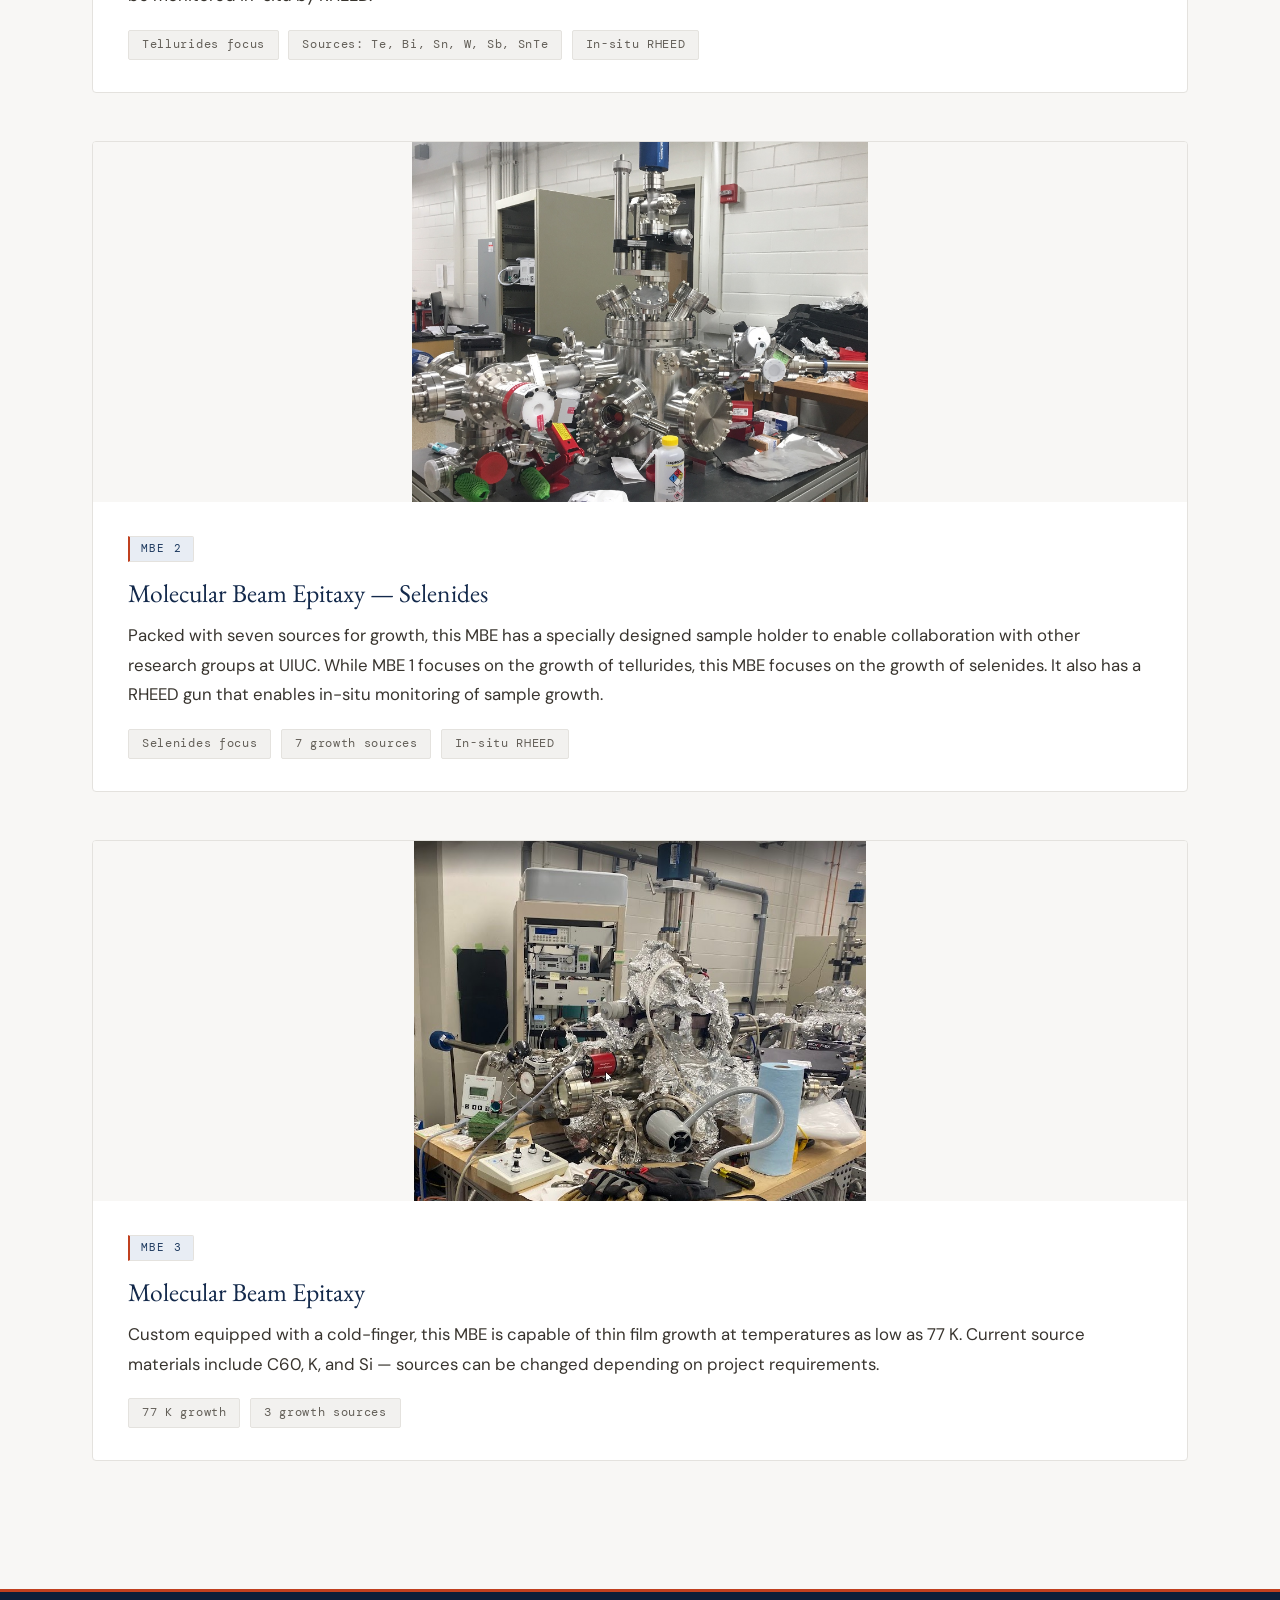
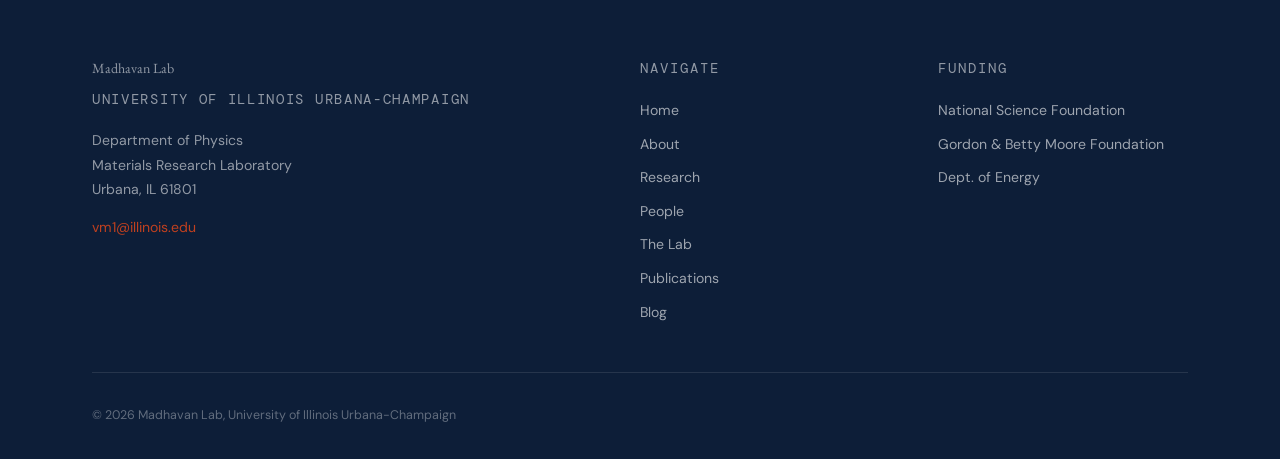
<file: pages/lab.html>
<!DOCTYPE html>
<html lang="en">
<head>
  <meta charset="UTF-8" />
  <meta name="viewport" content="width=device-width, initial-scale=1.0" />
  <title>The Lab — Madhavan Lab</title>
  <link rel="stylesheet" href="../css/style.css" />
</head>
<body>

<nav class="nav">
  <div class="nav__inner">
    <a href="../index.html" class="nav__brand">
      <span class="nav__brand-name">Madhavan Lab</span>
      <span class="nav__brand-sub">University of Illinois Urbana-Champaign</span>
    </a>
    <button class="nav__toggle" aria-label="Toggle menu" aria-expanded="false">
      <span></span><span></span><span></span>
    </button>
    <ul class="nav__links">
      <li><a href="../index.html">Home</a></li>
      <li><a href="about.html">About</a></li>
      <li><a href="research.html">Research</a></li>
      <li><a href="people.html">People</a></li>
      <li><a href="lab.html">The Lab</a></li>
      <li><a href="publications.html">Publications</a></li>
      <li><a href="blog.html">Blog</a></li>
    </ul>
  </div>
</nav>

<div class="page-wrap">

  <div class="page-hero">
    <div class="container fade-up">
      <span class="tag" style="border-color:rgba(255,255,255,0.3);color:rgba(255,255,255,0.7);background:transparent;">Instrumentation</span>
      <h1>The Lab</h1>
      <div class="divider"></div>
      <p>Located in the basement of the Materials Research Laboratory at UIUC, our lab houses five scanning tunneling microscopes and three molecular beam epitaxy growth chambers.</p>
    </div>
  </div>

  <section class="section">
    <div class="container">

      <p style="max-width:760px;margin-bottom:3rem;font-size:1.05rem;color:var(--gray-4);">
        These state-of-the-art machines allow for immediate and in-depth study of the most interesting
        material systems. Our facilities allow for a diverse range of studies, whether it be of a thin film
        grown in one of our MBE chambers or a single crystal grown by a collaborator.
        All of our STMs are built with a combination of <a href="https://www.unisoku.com/" target="_blank" style="color:var(--blue-mid);text-decoration:underline;">Unisoku</a> parts and parts made in house.
        The MBEs are entirely homemade, built by former graduate students Kane Scipioni (MBE 1); Guannan Chen (MBE 2); and Yun-Tzu Hsu, Rachel Birchmier, and Marisa Romanelli (MBE 3).
      </p>

      <!-- STM 1 -->
      <div class="instrument-card">
        <div class="instrument-card__gallery">
          <div class="instrument-card__gallery-main">
            <img src="../_img/the_lab/STM1.png" alt="STM 1" style="width:100%;height:100%;object-fit:contain;background:#f8f7f5;" />
          </div>
          <div class="instrument-card__gallery-thumbs">
            <div class="instrument-card__gallery-thumb" style="background:var(--gray-1);display:flex;align-items:center;justify-content:center;"></div>
            <div class="instrument-card__gallery-thumb" style="background:var(--gray-1);"></div>
            <div class="instrument-card__gallery-thumb" style="background:var(--gray-1);"></div>
          </div>
        </div>
        <div class="instrument-card__body">
          <span class="tag">STM 1</span>
          <h3>300 mK, 11 T</h3>
          <p style="margin:0.8rem 0 1rem;">The premier STM in the Madhavan Lab, this STM is capable of achieving a temperature of 300 mK and a magnetic field of 11 Tesla. Enclosed in a soundproof room, this instrument is capable of taking high-quality low-noise measurements for several days at a time. Typically used to study cleaved samples, this STM is also used to examine superconducting thin films grown within the group.</p>
          <div class="instrument-card__specs">
            <span class="spec-chip">Base temp: 300 mK</span>
            <span class="spec-chip">B-field: 11 T</span>
            <span class="spec-chip">Soundproof enclosure</span>
          </div>
        </div>
      </div>

      <!-- STM 2 -->
      <div class="instrument-card">
        <div class="instrument-card__gallery">
          <div class="instrument-card__gallery-main">
            <img src="../_img/the_lab/STM5.jpg" alt="STM 2 — 3D field" style="width:100%;height:100%;object-fit:contain;background:#f8f7f5;" />
          </div>
          <div class="instrument-card__gallery-thumbs">
            <div class="instrument-card__gallery-thumb" style="background:var(--gray-1);"></div>
            <div class="instrument-card__gallery-thumb" style="background:var(--gray-1);"></div>
            <div class="instrument-card__gallery-thumb" style="background:var(--gray-1);"></div>
          </div>
        </div>
        <div class="instrument-card__body">
          <span class="tag">STM 2</span>
          <h3>300 mK, 3D Magnetic Field (1 T, 4 T, 9 T)</h3>
          <p style="margin:0.8rem 0 1rem;">As the <strong>newest</strong> STM in the Madhavan Lab, STM 2 features the ability to apply a magnetic field from 3 different directions with 1 T, 4 T, and 9 T respectively. This system was built and debugged by Zhen Zhu and Kaiming Liu.</p>
          <div class="instrument-card__specs">
            <span class="spec-chip">Base temp: 300 mK</span>
            <span class="spec-chip">3D B-field: 1T / 4T / 9T</span>
	    <span class="spec-chip">Soundproof enclosure</span>
          </div>
        </div>
      </div>

      <!-- STM 3 -->
      <div class="instrument-card">
        <div class="instrument-card__gallery">
          <div class="instrument-card__gallery-main">
            <img src="../_img/the_lab/STM3.jpg" alt="STM 3" style="width:100%;height:100%;object-fit:contain;background:#f8f7f5;" />
          </div>
          <div class="instrument-card__gallery-thumbs">
            <div class="instrument-card__gallery-thumb" style="background:var(--gray-1);"></div>
            <div class="instrument-card__gallery-thumb" style="background:var(--gray-1);"></div>
            <div class="instrument-card__gallery-thumb" style="background:var(--gray-1);"></div>
          </div>
        </div>
        <div class="instrument-card__body">
          <span class="tag">STM 3</span>
          <h3>1.7 K, 7.5 T</h3>
          <p style="margin:0.8rem 0 1rem;">Originally repurposed from the upgrade of STM 1, this STM might be the first thing you see as you walk into the lab. Capable of reaching 1.7 K with a 7.5 T magnetic field, this STM was recently redesigned and assembled by Marisa Romanelli, Miles Knutdson, and August Schwoebel. Someday, we hope to enclose this STM in a soundproof room.</p>
          <div class="instrument-card__specs">
            <span class="spec-chip">Base temp: 1.7 K</span>
            <span class="spec-chip">B-field: 7.5 T</span>
          </div>
        </div>
      </div>

      <!-- STM 4 -->
      <div class="instrument-card">
        <div class="instrument-card__gallery">
          <div class="instrument-card__gallery-main">
            <img src="../_img/the_lab/STM4_2025.png" alt="STM 4 Tabletop" style="width:100%;height:100%;object-fit:contain;background:#f8f7f5;" />
          </div>
          <div class="instrument-card__gallery-thumbs">
            <div class="instrument-card__gallery-thumb" style="background:var(--gray-1);"></div>
            <div class="instrument-card__gallery-thumb" style="background:var(--gray-1);"></div>
            <div class="instrument-card__gallery-thumb" style="background:var(--gray-1);"></div>
          </div>
        </div>
        <div class="instrument-card__body">
          <span class="tag">STM 4</span>
          <h3>Ultrafast STM</h3>
          <p style="margin:0.8rem 0 1rem;">This STM closely resembles a commercial Unisoku design and is notable for its very low helium consumption. STM 4 integrates ultrafast optical excitation with scanning tunneling microscopy to probe light–matter interactions at femtosecond temporal and atomic-scale spatial resolution. This instrument currently operates with near-IR excitation — a mid-IR upgrade is in progress.</p>
          <div class="instrument-card__specs">
            <span class="spec-chip">Base temp: 4 K</span>
            <span class="spec-chip">Ultrafast optical manipulation</span>
            <span class="spec-chip">Thin film gating</span>
          </div>
        </div>
      </div>

      <!-- STM 5 -->
      <div class="instrument-card">
        <div class="instrument-card__gallery">
          <div class="instrument-card__gallery-main">
            <img src="../_img/the_lab/STM2.jpg" alt="STM 5 — Hybrid" style="width:100%;height:100%;object-fit:contain;background:#f8f7f5;" />
          </div>
          <div class="instrument-card__gallery-thumbs">
            <div class="instrument-card__gallery-thumb" style="background:var(--gray-1);"></div>
            <div class="instrument-card__gallery-thumb" style="background:var(--gray-1);"></div>
            <div class="instrument-card__gallery-thumb" style="background:var(--gray-1);"></div>
          </div>
        </div>
        <div class="instrument-card__body">
          <span class="tag">STM 5</span>
          <h3>4 K Hybrid STM</h3>
          <p style="margin:0.8rem 0 1rem;">Also called the Hybrid STM within the group, this STM is internally praised for its stability and low-noise levels. Operating at liquid helium temperatures and enclosed within a soundproof room atop a tonne of granite, this STM has been responsible for some of the group's highest resolution measurements. At times this STM has had a small growth chamber attached, giving it the "Hybrid" name. This STM was recently rebuilt and debugged by Yun-Tzu Hsu and Rachel Birchmier.</p>
          <div class="instrument-card__specs">
            <span class="spec-chip">Base temp: 4 K</span>
            <span class="spec-chip">Soundproof enclosure</span>
	    <span class="spec-chip">Hybrid growth chamber</span>
          </div>
        </div>
      </div>

      <!-- MBE 1 -->
      <div class="instrument-card">
        <div class="instrument-card__gallery">
          <div class="instrument-card__gallery-main">
            <img src="../_img/the_lab/MBE1.jpg" alt="MBE 1" style="width:100%;height:100%;object-fit:contain;background:#f8f7f5;" />
          </div>
          <div class="instrument-card__gallery-thumbs">
            <div class="instrument-card__gallery-thumb" style="background:var(--gray-1);"></div>
            <div class="instrument-card__gallery-thumb" style="background:var(--gray-1);"></div>
            <div class="instrument-card__gallery-thumb" style="background:var(--gray-1);"></div>
          </div>
        </div>
        <div class="instrument-card__body">
          <span class="tag">MBE 1</span>
          <h3>Molecular Beam Epitaxy — Tellurides</h3>
          <p style="margin:0.8rem 0 1rem;">The first MBE growth chamber of the group, this MBE specializes in the growth of topological samples and tellurides. Current sources include Te, Bi, Sn, W, Sb, and SnTe. Sources can be changed to match the needs of a research project. Crystal growth can be monitored in-situ by RHEED.</p>
          <div class="instrument-card__specs">
            <span class="spec-chip">Tellurides focus</span>
            <span class="spec-chip">Sources: Te, Bi, Sn, W, Sb, SnTe</span>
            <span class="spec-chip">In-situ RHEED</span>
          </div>
        </div>
      </div>

      <!-- MBE 2 -->
      <div class="instrument-card">
        <div class="instrument-card__gallery">
          <div class="instrument-card__gallery-main">
            <img src="../_img/the_lab/MBE2.jpg" alt="MBE 2" style="width:100%;height:100%;object-fit:contain;background:#f8f7f5;" />
          </div>
          <div class="instrument-card__gallery-thumbs">
            <div class="instrument-card__gallery-thumb" style="background:var(--gray-1);"></div>
            <div class="instrument-card__gallery-thumb" style="background:var(--gray-1);"></div>
            <div class="instrument-card__gallery-thumb" style="background:var(--gray-1);"></div>
          </div>
        </div>
        <div class="instrument-card__body">
          <span class="tag">MBE 2</span>
          <h3>Molecular Beam Epitaxy — Selenides</h3>
          <p style="margin:0.8rem 0 1rem;">Packed with seven sources for growth, this MBE has a specially designed sample holder to enable collaboration with other research groups at UIUC. While MBE 1 focuses on the growth of tellurides, this MBE focuses on the growth of selenides. It also has a RHEED gun that enables in-situ monitoring of sample growth.</p>
          <div class="instrument-card__specs">
            <span class="spec-chip">Selenides focus</span>
            <span class="spec-chip">7 growth sources</span>
            <span class="spec-chip">In-situ RHEED</span>
          </div>
        </div>
      </div>


<!-- MBE 3 -->
      <div class="instrument-card">
        <div class="instrument-card__gallery">
          <div class="instrument-card__gallery-main">
            <img src="../_img/the_lab/MBE3.jpg" alt="MBE 3" style="width:100%;height:100%;object-fit:contain;background:#f8f7f5;" />
          </div>
          <div class="instrument-card__gallery-thumbs">
            <div class="instrument-card__gallery-thumb" style="background:var(--gray-1);"></div>
            <div class="instrument-card__gallery-thumb" style="background:var(--gray-1);"></div>
            <div class="instrument-card__gallery-thumb" style="background:var(--gray-1);"></div>
          </div>
        </div>
        <div class="instrument-card__body">
          <span class="tag">MBE 3</span>
          <h3>Molecular Beam Epitaxy</h3>
          <p style="margin:0.8rem 0 1rem;">Custom equipped with a cold-finger, this MBE is capable of thin film growth at temperatures as low as 77 K. Current source materials include C60, K, and Si — sources can be changed depending on project requirements.</p>
          <div class="instrument-card__specs">
			<span class="spec-chip">77 K growth</span>
            <span class="spec-chip">3 growth sources</span>
          </div>
        </div>
      </div>

    </div>
  </section>

</div>

<footer class="footer">
  <div class="container">
    <div class="footer__inner">
      <div>
        <p class="footer__brand-name">Madhavan Lab</p>
        <p class="footer__brand-sub">University of Illinois Urbana-Champaign</p>
        <p>Department of Physics<br>Materials Research Laboratory<br>Urbana, IL 61801</p>
        <p style="margin-top:0.8rem;"><a href="mailto:vm1@illinois.edu" style="color:var(--orange-muted);">vm1@illinois.edu</a></p>
      </div>
      <div>
        <p class="footer__heading">Navigate</p>
        <ul class="footer__links">
          <li><a href="../index.html">Home</a></li>
          <li><a href="about.html">About</a></li>
          <li><a href="research.html">Research</a></li>
          <li><a href="people.html">People</a></li>
          <li><a href="lab.html">The Lab</a></li>
          <li><a href="publications.html">Publications</a></li>
          <li><a href="blog.html">Blog</a></li>
        </ul>
      </div>
      <div>
        <p class="footer__heading">Funding</p>
        <ul class="footer__links">
          <li><a href="https://www.nsf.gov/" target="_blank">National Science Foundation</a></li>
          <li><a href="https://www.moore.org/" target="_blank">Gordon &amp; Betty Moore Foundation</a></li>
          <li><a href="https://www.energy.gov/" target="_blank">Dept. of Energy</a></li>
        </ul>
      </div>
    </div>
    <div class="footer__bottom">
      <p>© <span id="yr"></span> Madhavan Lab, University of Illinois Urbana-Champaign</p>
    </div>
  </div>
</footer>
<script src="../js/main.js"></script>
<script>document.getElementById('yr').textContent = new Date().getFullYear();</script>
</body>
</html>
</file>
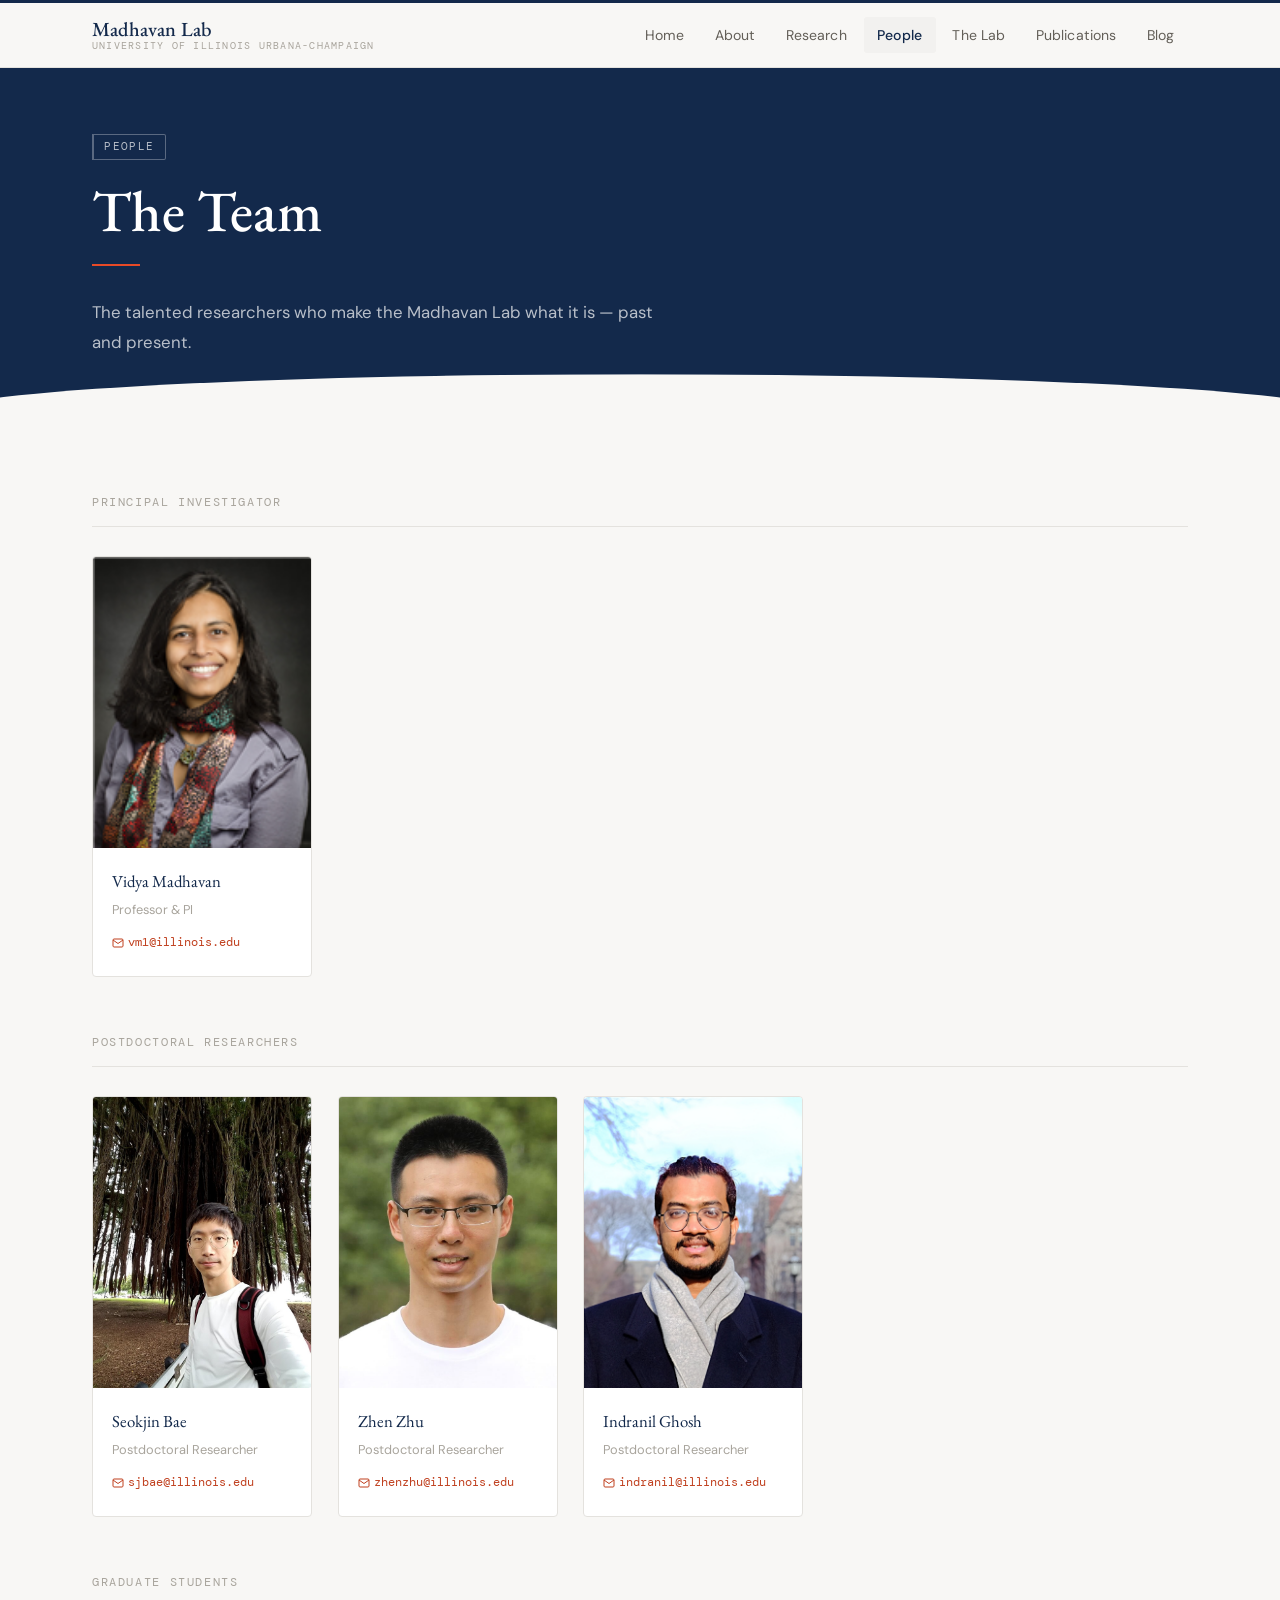
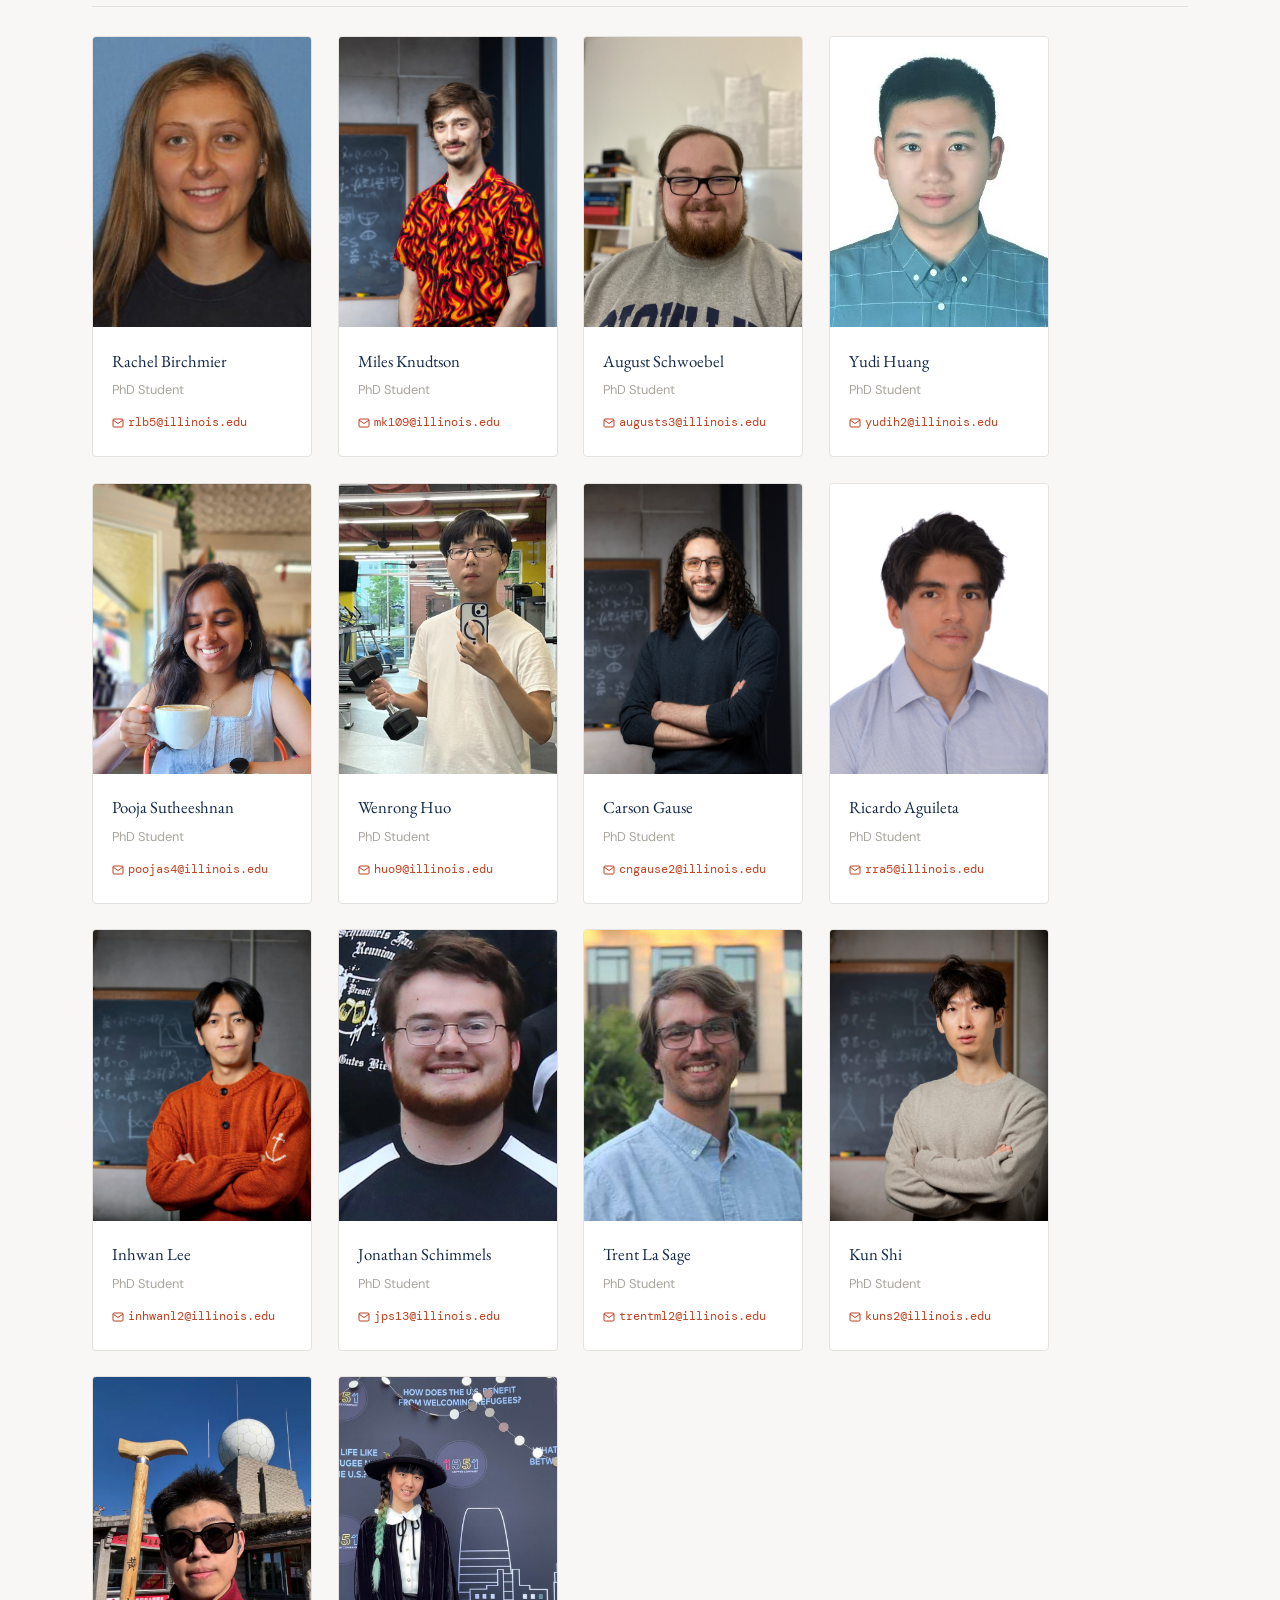
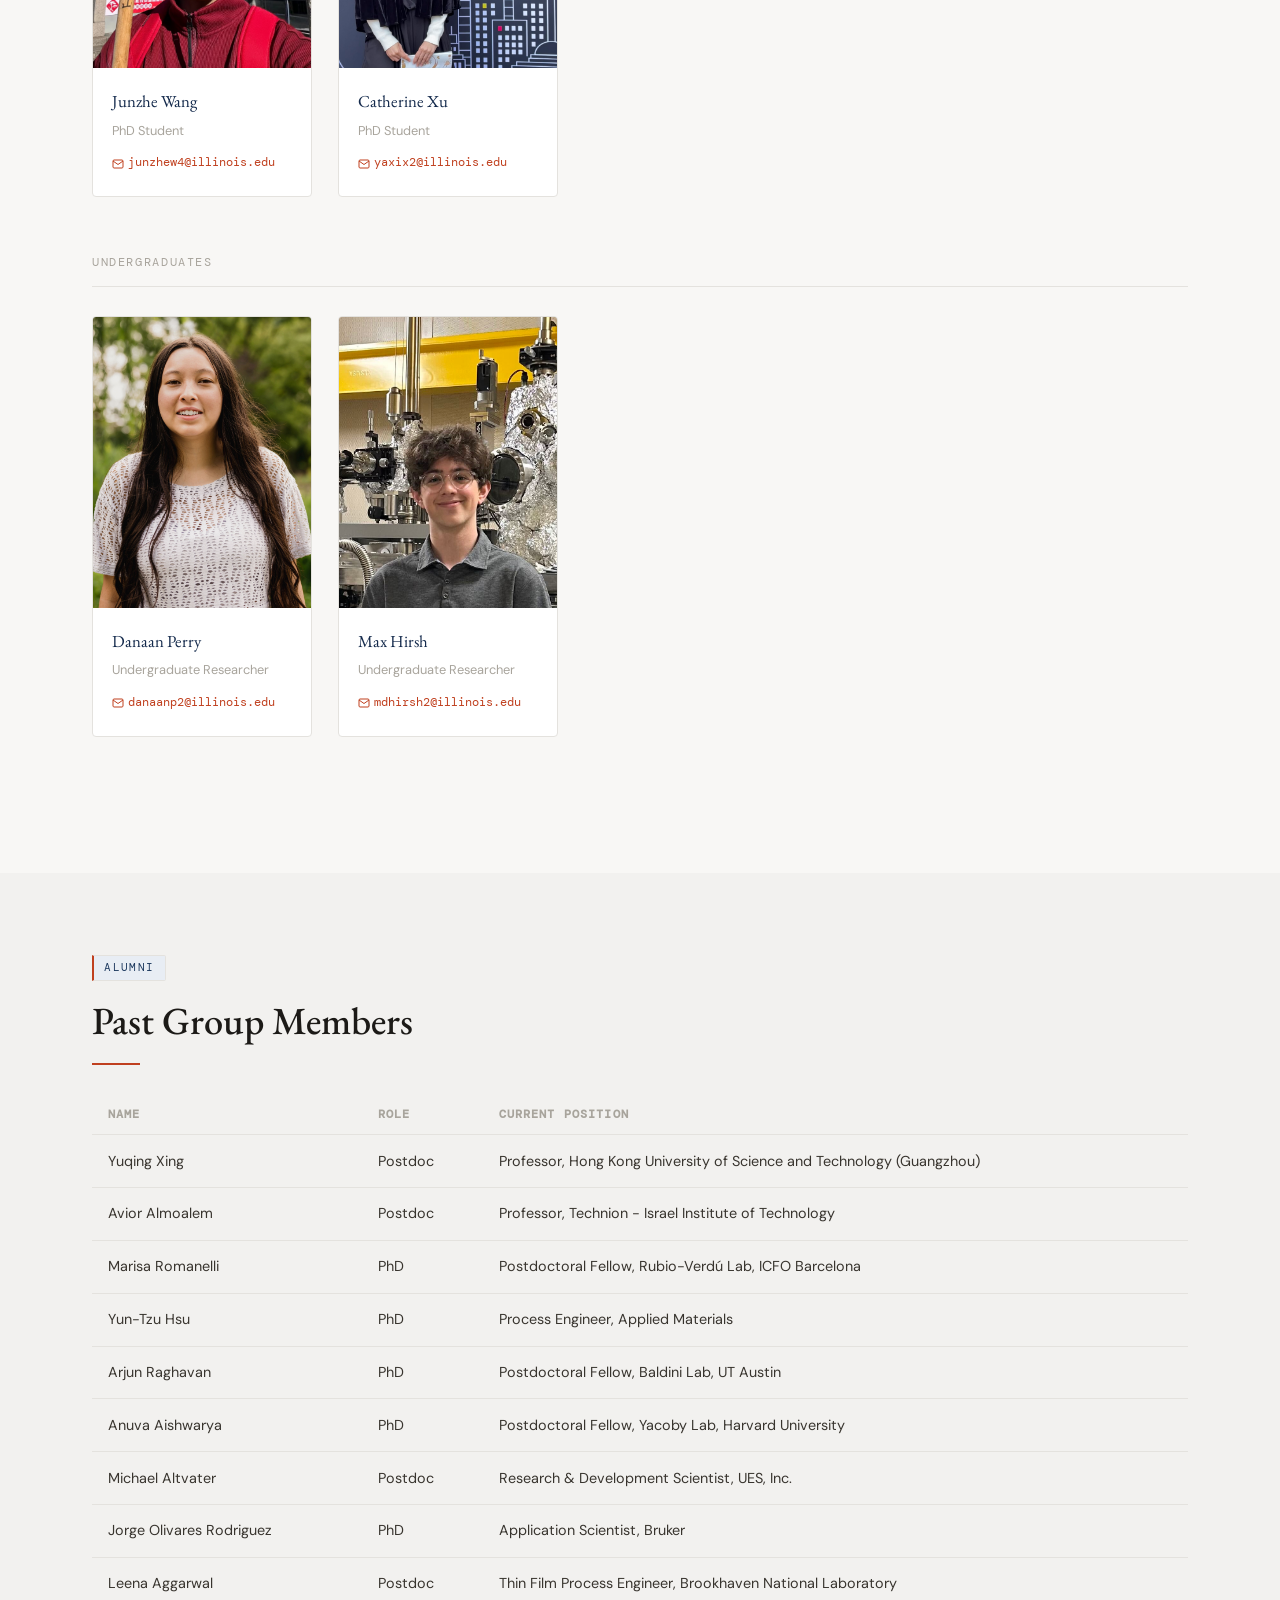
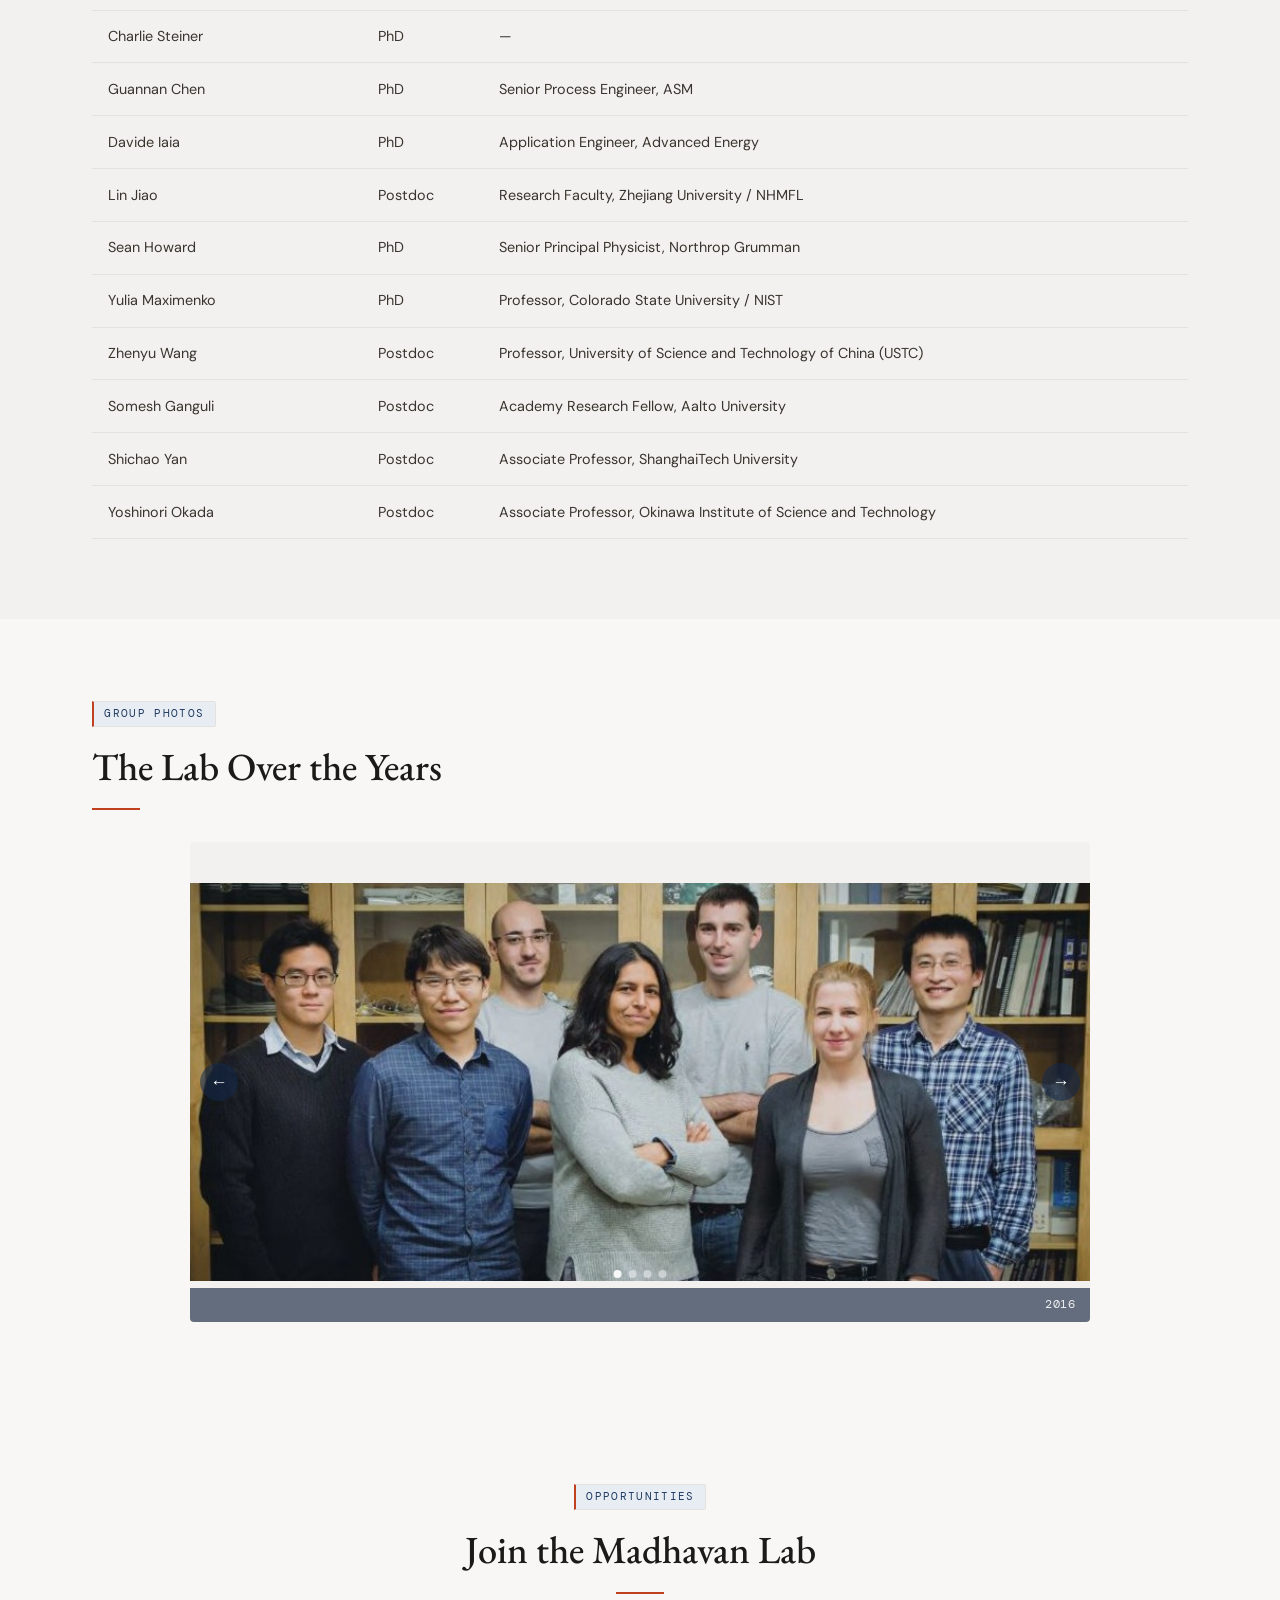
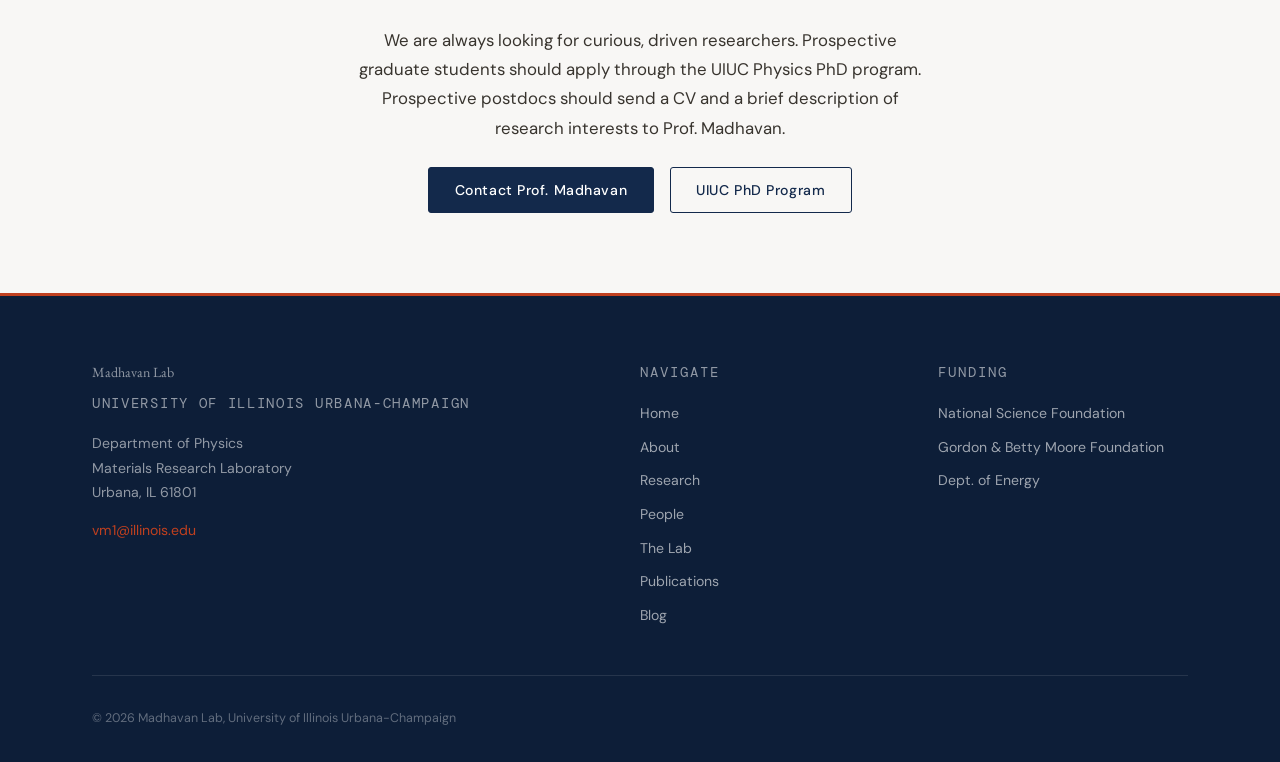
<file: pages/people.html>
<!DOCTYPE html>
<html lang="en">
<head>
  <meta charset="UTF-8" />
  <meta name="viewport" content="width=device-width, initial-scale=1.0" />
  <title>People — Madhavan Lab</title>
  <link rel="stylesheet" href="../css/style.css" />
  <style>
    .group-caption {
      position: absolute;
      bottom: 0; left: 0; right: 0;
      padding: 0.5rem 0.9rem;
      background: rgba(13,30,56,0.62);
      color: rgba(255,255,255,0.9);
      font-family: var(--mono);
      font-size: 0.72rem;
      letter-spacing: 0.06em;
      text-align: right;
    }
  </style>
</head>
<body>

<nav class="nav">
  <div class="nav__inner">
    <a href="../index.html" class="nav__brand">
      <span class="nav__brand-name">Madhavan Lab</span>
      <span class="nav__brand-sub">University of Illinois Urbana-Champaign</span>
    </a>
    <button class="nav__toggle" aria-label="Toggle menu" aria-expanded="false">
      <span></span><span></span><span></span>
    </button>
    <ul class="nav__links">
      <li><a href="../index.html">Home</a></li>
      <li><a href="about.html">About</a></li>
      <li><a href="research.html">Research</a></li>
      <li><a href="people.html">People</a></li>
      <li><a href="lab.html">The Lab</a></li>
      <li><a href="publications.html">Publications</a></li>
      <li><a href="blog.html">Blog</a></li>
    </ul>
  </div>
</nav>

<div class="page-wrap">

  <div class="page-hero">
    <div class="container fade-up">
      <span class="tag" style="border-color:rgba(255,255,255,0.3);color:rgba(255,255,255,0.7);background:transparent;">People</span>
      <h1>The Team</h1>
      <div class="divider"></div>
      <p>The talented researchers who make the Madhavan Lab what it is — past and present.</p>
    </div>
  </div>

  <section class="section">
    <div class="container">

      <!-- PI -->
      <p class="people-section-title">Principal Investigator</p>
      <div class="people-grid" style="grid-template-columns:repeat(auto-fill,minmax(180px,220px));margin-bottom:3.5rem;">
        <div class="person-card">
          <img src="../_img/People/Vidya.jpg" alt="Vidya Madhavan" class="person-card__photo" onerror="this.style.background='var(--gray-1)';" />
          <div class="person-card__info">
            <p class="person-card__name">Vidya Madhavan</p>
            <p class="person-card__role">Professor &amp; PI</p>
            <a class="person-card__email" href="mailto:vm1@illinois.edu">
              <svg width="12" height="12" fill="none" stroke="currentColor" stroke-width="2" viewBox="0 0 24 24"><path d="M4 4h16c1.1 0 2 .9 2 2v12c0 1.1-.9 2-2 2H4c-1.1 0-2-.9-2-2V6c0-1.1.9-2 2-2z"/><polyline points="22,6 12,13 2,6"/></svg>
              vm1@illinois.edu
            </a>
          </div>
        </div>
      </div>

      <!-- POSTDOCS -->
      <p class="people-section-title">Postdoctoral Researchers</p>
      <div class="people-grid" style="margin-bottom:3.5rem;">
        <div class="person-card">
          <img src="../_img/People/Seokjin.jpg" alt="Seokjin Bae" class="person-card__photo" onerror="this.style.background='var(--gray-1)';" />
          <div class="person-card__info">
            <p class="person-card__name">Seokjin Bae</p>
            <p class="person-card__role">Postdoctoral Researcher</p>
            <a class="person-card__email" href="mailto:sjbae@illinois.edu">
              <svg width="12" height="12" fill="none" stroke="currentColor" stroke-width="2" viewBox="0 0 24 24"><path d="M4 4h16c1.1 0 2 .9 2 2v12c0 1.1-.9 2-2 2H4c-1.1 0-2-.9-2-2V6c0-1.1.9-2 2-2z"/><polyline points="22,6 12,13 2,6"/></svg>
              sjbae@illinois.edu
            </a>
          </div>
        </div>
        <div class="person-card">
          <img src="../_img/People/Zhen.jpg" alt="Zhen Zhu" class="person-card__photo" onerror="this.style.background='var(--gray-1)';" />
          <div class="person-card__info">
            <p class="person-card__name">Zhen Zhu</p>
            <p class="person-card__role">Postdoctoral Researcher</p>
            <a class="person-card__email" href="mailto:zhenzhu@illinois.edu">
              <svg width="12" height="12" fill="none" stroke="currentColor" stroke-width="2" viewBox="0 0 24 24"><path d="M4 4h16c1.1 0 2 .9 2 2v12c0 1.1-.9 2-2 2H4c-1.1 0-2-.9-2-2V6c0-1.1.9-2 2-2z"/><polyline points="22,6 12,13 2,6"/></svg>
              zhenzhu@illinois.edu
            </a>
          </div>
        </div>
        <div class="person-card">
          <img src="../_img/People/Indranil.jpg" alt="Zhen Zhu" class="person-card__photo" onerror="this.style.background='var(--gray-1)';" />
          <div class="person-card__info">
            <p class="person-card__name">Indranil Ghosh</p>
            <p class="person-card__role">Postdoctoral Researcher</p>
            <a class="person-card__email" href="mailto:indranil@illinois.edu">
              <svg width="12" height="12" fill="none" stroke="currentColor" stroke-width="2" viewBox="0 0 24 24"><path d="M4 4h16c1.1 0 2 .9 2 2v12c0 1.1-.9 2-2 2H4c-1.1 0-2-.9-2-2V6c0-1.1.9-2 2-2z"/><polyline points="22,6 12,13 2,6"/></svg>
              indranil@illinois.edu
            </a>
          </div>
        </div>
      </div>

      <!-- GRAD STUDENTS -->
      <p class="people-section-title">Graduate Students</p>
      <div class="people-grid" style="margin-bottom:3.5rem;">
        <!-- Helper macro: person card -->
        <div class="person-card"><img src="../_img/People/Rachel.jpg" alt="Rachel Birchmier" class="person-card__photo" onerror="this.style.background='var(--gray-1)';"/><div class="person-card__info"><p class="person-card__name">Rachel Birchmier</p><p class="person-card__role">PhD Student</p><a class="person-card__email" href="mailto:rlb5@illinois.edu"><svg width="12" height="12" fill="none" stroke="currentColor" stroke-width="2" viewBox="0 0 24 24"><path d="M4 4h16c1.1 0 2 .9 2 2v12c0 1.1-.9 2-2 2H4c-1.1 0-2-.9-2-2V6c0-1.1.9-2 2-2z"/><polyline points="22,6 12,13 2,6"/></svg>rlb5@illinois.edu</a></div></div>
        <div class="person-card"><img src="../_img/People/Miles.jpg" alt="Miles Knudtson" class="person-card__photo" onerror="this.style.background='var(--gray-1)';"/><div class="person-card__info"><p class="person-card__name">Miles Knudtson</p><p class="person-card__role">PhD Student</p><a class="person-card__email" href="mailto:mk109@illinois.edu"><svg width="12" height="12" fill="none" stroke="currentColor" stroke-width="2" viewBox="0 0 24 24"><path d="M4 4h16c1.1 0 2 .9 2 2v12c0 1.1-.9 2-2 2H4c-1.1 0-2-.9-2-2V6c0-1.1.9-2 2-2z"/><polyline points="22,6 12,13 2,6"/></svg>mk109@illinois.edu</a></div></div>
        <div class="person-card"><img src="../_img/People/August.jpg" alt="August Schwoebel" class="person-card__photo" onerror="this.style.background='var(--gray-1)';"/><div class="person-card__info"><p class="person-card__name">August Schwoebel</p><p class="person-card__role">PhD Student</p><a class="person-card__email" href="mailto:augusts3@illinois.edu"><svg width="12" height="12" fill="none" stroke="currentColor" stroke-width="2" viewBox="0 0 24 24"><path d="M4 4h16c1.1 0 2 .9 2 2v12c0 1.1-.9 2-2 2H4c-1.1 0-2-.9-2-2V6c0-1.1.9-2 2-2z"/><polyline points="22,6 12,13 2,6"/></svg>augusts3@illinois.edu</a></div></div>
        <div class="person-card"><img src="../_img/People/Yudi.jpg" alt="Yudi Huang" class="person-card__photo" onerror="this.style.background='var(--gray-1)';"/><div class="person-card__info"><p class="person-card__name">Yudi Huang</p><p class="person-card__role">PhD Student</p><a class="person-card__email" href="mailto:yudih2@illinois.edu"><svg width="12" height="12" fill="none" stroke="currentColor" stroke-width="2" viewBox="0 0 24 24"><path d="M4 4h16c1.1 0 2 .9 2 2v12c0 1.1-.9 2-2 2H4c-1.1 0-2-.9-2-2V6c0-1.1.9-2 2-2z"/><polyline points="22,6 12,13 2,6"/></svg>yudih2@illinois.edu</a></div></div>
        <div class="person-card"><img src="../_img/People/Pooja.jpg" alt="Pooja Sutheeshnan" class="person-card__photo" onerror="this.style.background='var(--gray-1)';"/><div class="person-card__info"><p class="person-card__name">Pooja Sutheeshnan</p><p class="person-card__role">PhD Student</p><a class="person-card__email" href="mailto:poojas4@illinois.edu"><svg width="12" height="12" fill="none" stroke="currentColor" stroke-width="2" viewBox="0 0 24 24"><path d="M4 4h16c1.1 0 2 .9 2 2v12c0 1.1-.9 2-2 2H4c-1.1 0-2-.9-2-2V6c0-1.1.9-2 2-2z"/><polyline points="22,6 12,13 2,6"/></svg>poojas4@illinois.edu</a></div></div>
        <div class="person-card"><img src="../_img/People/Wenrong.jpg" alt="Wenrong Huo" class="person-card__photo" onerror="this.style.background='var(--gray-1)';"/><div class="person-card__info"><p class="person-card__name">Wenrong Huo</p><p class="person-card__role">PhD Student</p><a class="person-card__email" href="mailto:huo9@illinois.edu"><svg width="12" height="12" fill="none" stroke="currentColor" stroke-width="2" viewBox="0 0 24 24"><path d="M4 4h16c1.1 0 2 .9 2 2v12c0 1.1-.9 2-2 2H4c-1.1 0-2-.9-2-2V6c0-1.1.9-2 2-2z"/><polyline points="22,6 12,13 2,6"/></svg>huo9@illinois.edu</a></div></div>
        <div class="person-card"><img src="../_img/People/Carson.jpg" alt="Carson Gause" class="person-card__photo" onerror="this.style.background='var(--gray-1)';"/><div class="person-card__info"><p class="person-card__name">Carson Gause</p><p class="person-card__role">PhD Student</p><a class="person-card__email" href="mailto:cngause2@illinois.edu"><svg width="12" height="12" fill="none" stroke="currentColor" stroke-width="2" viewBox="0 0 24 24"><path d="M4 4h16c1.1 0 2 .9 2 2v12c0 1.1-.9 2-2 2H4c-1.1 0-2-.9-2-2V6c0-1.1.9-2 2-2z"/><polyline points="22,6 12,13 2,6"/></svg>cngause2@illinois.edu</a></div></div>
        <div class="person-card"><img src="../_img/People/Ricardo.jpg" alt="Ricardo Aguileta" class="person-card__photo" onerror="this.style.background='var(--gray-1)';"/><div class="person-card__info"><p class="person-card__name">Ricardo Aguileta</p><p class="person-card__role">PhD Student</p><a class="person-card__email" href="mailto:rra5@illinois.edu"><svg width="12" height="12" fill="none" stroke="currentColor" stroke-width="2" viewBox="0 0 24 24"><path d="M4 4h16c1.1 0 2 .9 2 2v12c0 1.1-.9 2-2 2H4c-1.1 0-2-.9-2-2V6c0-1.1.9-2 2-2z"/><polyline points="22,6 12,13 2,6"/></svg>rra5@illinois.edu</a></div></div>
        <div class="person-card"><img src="../_img/People/Inhwan.jpg" alt="Inhwan Lee" class="person-card__photo" onerror="this.style.background='var(--gray-1)';"/><div class="person-card__info"><p class="person-card__name">Inhwan Lee</p><p class="person-card__role">PhD Student</p><a class="person-card__email" href="mailto:inhwanl2@illinois.edu"><svg width="12" height="12" fill="none" stroke="currentColor" stroke-width="2" viewBox="0 0 24 24"><path d="M4 4h16c1.1 0 2 .9 2 2v12c0 1.1-.9 2-2 2H4c-1.1 0-2-.9-2-2V6c0-1.1.9-2 2-2z"/><polyline points="22,6 12,13 2,6"/></svg>inhwanl2@illinois.edu</a></div></div>
        <div class="person-card"><img src="../_img/People/Jonathan.jpg" alt="Jonathan Schimmels" class="person-card__photo" onerror="this.style.background='var(--gray-1)';"/><div class="person-card__info"><p class="person-card__name">Jonathan Schimmels</p><p class="person-card__role">PhD Student</p><a class="person-card__email" href="mailto:jps13@illinois.edu"><svg width="12" height="12" fill="none" stroke="currentColor" stroke-width="2" viewBox="0 0 24 24"><path d="M4 4h16c1.1 0 2 .9 2 2v12c0 1.1-.9 2-2 2H4c-1.1 0-2-.9-2-2V6c0-1.1.9-2 2-2z"/><polyline points="22,6 12,13 2,6"/></svg>jps13@illinois.edu</a></div></div>
        <div class="person-card"><img src="../_img/People/Trent.jpg" alt="Trent La Sage" class="person-card__photo" onerror="this.style.background='var(--gray-1)';"/><div class="person-card__info"><p class="person-card__name">Trent La Sage</p><p class="person-card__role">PhD Student</p><a class="person-card__email" href="mailto:trentml2@illinois.edu"><svg width="12" height="12" fill="none" stroke="currentColor" stroke-width="2" viewBox="0 0 24 24"><path d="M4 4h16c1.1 0 2 .9 2 2v12c0 1.1-.9 2-2 2H4c-1.1 0-2-.9-2-2V6c0-1.1.9-2 2-2z"/><polyline points="22,6 12,13 2,6"/></svg>trentml2@illinois.edu</a></div></div>
        <div class="person-card"><img src="../_img/People/Kun.jpg" alt="Kun Shi" class="person-card__photo" onerror="this.style.background='var(--gray-1)';"/><div class="person-card__info"><p class="person-card__name">Kun Shi</p><p class="person-card__role">PhD Student</p><a class="person-card__email" href="mailto:kuns2@illinois.edu"><svg width="12" height="12" fill="none" stroke="currentColor" stroke-width="2" viewBox="0 0 24 24"><path d="M4 4h16c1.1 0 2 .9 2 2v12c0 1.1-.9 2-2 2H4c-1.1 0-2-.9-2-2V6c0-1.1.9-2 2-2z"/><polyline points="22,6 12,13 2,6"/></svg>kuns2@illinois.edu</a></div></div>
        <div class="person-card"><img src="../_img/People/Junzhe.jpg" alt="Junzhe Wang" class="person-card__photo" onerror="this.style.background='var(--gray-1)';"/><div class="person-card__info"><p class="person-card__name">Junzhe Wang</p><p class="person-card__role">PhD Student</p><a class="person-card__email" href="mailto:junzhew4@illinois.edu"><svg width="12" height="12" fill="none" stroke="currentColor" stroke-width="2" viewBox="0 0 24 24"><path d="M4 4h16c1.1 0 2 .9 2 2v12c0 1.1-.9 2-2 2H4c-1.1 0-2-.9-2-2V6c0-1.1.9-2 2-2z"/><polyline points="22,6 12,13 2,6"/></svg>junzhew4@illinois.edu</a></div></div>
        <div class="person-card"><img src="../_img/People/Catherine.jpg" alt="Catherine Xu" class="person-card__photo" onerror="this.style.background='var(--gray-1)';"/><div class="person-card__info"><p class="person-card__name">Catherine Xu</p><p class="person-card__role">PhD Student</p><a class="person-card__email" href="mailto:yaxix2@illinois.edu"><svg width="12" height="12" fill="none" stroke="currentColor" stroke-width="2" viewBox="0 0 24 24"><path d="M4 4h16c1.1 0 2 .9 2 2v12c0 1.1-.9 2-2 2H4c-1.1 0-2-.9-2-2V6c0-1.1.9-2 2-2z"/><polyline points="22,6 12,13 2,6"/></svg>yaxix2@illinois.edu</a></div></div>
      </div>

      <!-- UNDERGRADS -->
      <p class="people-section-title">Undergraduates</p>
      <div class="people-grid" style="margin-bottom:3.5rem;">
        <div class="person-card"><img src="../_img/People/Danaan.jpg" alt="Danaan Perry" class="person-card__photo" onerror="this.style.background='var(--gray-1)';"/><div class="person-card__info"><p class="person-card__name">Danaan Perry</p><p class="person-card__role">Undergraduate Researcher</p><a class="person-card__email" href="mailto:danaanp2@illinois.edu"><svg width="12" height="12" fill="none" stroke="currentColor" stroke-width="2" viewBox="0 0 24 24"><path d="M4 4h16c1.1 0 2 .9 2 2v12c0 1.1-.9 2-2 2H4c-1.1 0-2-.9-2-2V6c0-1.1.9-2 2-2z"/><polyline points="22,6 12,13 2,6"/></svg>danaanp2@illinois.edu</a></div></div>
        <div class="person-card"><img src="../_img/People/Max.jpg" alt="Max Hirsh" class="person-card__photo" onerror="this.style.background='var(--gray-1)';"/><div class="person-card__info"><p class="person-card__name">Max Hirsh</p><p class="person-card__role">Undergraduate Researcher</p><a class="person-card__email" href="mdhirsh2@illinois.edu"><svg width="12" height="12" fill="none" stroke="currentColor" stroke-width="2" viewBox="0 0 24 24"><path d="M4 4h16c1.1 0 2 .9 2 2v12c0 1.1-.9 2-2 2H4c-1.1 0-2-.9-2-2V6c0-1.1.9-2 2-2z"/><polyline points="22,6 12,13 2,6"/></svg>mdhirsh2@illinois.edu</a></div></div>      
      </div>

    </div>
  </section>

  <!-- ALUMNI -->
  <section class="section section--gray">
    <div class="container">
      <span class="tag">Alumni</span>
      <h2>Past Group Members</h2>
      <div class="divider"></div>
      <table class="alumni-table">
        <thead>
          <tr>
            <th>Name</th>
            <th>Role</th>
            <th>Current Position</th>
          </tr>
        </thead>
        <tbody>
          <tr><td>Yuqing Xing</td><td>Postdoc</td><td>Professor, Hong Kong University of Science and Technology (Guangzhou)</td></tr>
          <tr><td>Avior Almoalem</td><td>Postdoc</td><td>Professor, Technion - Israel Institute of Technology</td></tr>
          <tr><td>Marisa Romanelli</td><td>PhD</td><td>Postdoctoral Fellow, Rubio-Verdú Lab, ICFO Barcelona</td></tr>
          <tr><td>Yun-Tzu Hsu</td><td>PhD</td><td>Process Engineer, Applied Materials</td></tr>
          <tr><td>Arjun Raghavan</td><td>PhD</td><td>Postdoctoral Fellow, Baldini Lab, UT Austin</td></tr>
          <tr><td>Anuva Aishwarya</td><td>PhD</td><td>Postdoctoral Fellow, Yacoby Lab, Harvard University</td></tr>
          <tr><td>Michael Altvater</td><td>Postdoc</td><td>Research & Development Scientist, UES, Inc.</td></tr>
          <tr><td>Jorge Olivares Rodriguez</td><td>PhD</td><td>Application Scientist, Bruker</td></tr>
          <tr><td>Leena Aggarwal</td><td>Postdoc</td><td>Thin Film Process Engineer, Brookhaven National Laboratory</td></tr>
          <tr><td>Charlie Steiner</td><td>PhD</td><td>—</td></tr>
          <tr><td>Guannan Chen</td><td>PhD</td><td>Senior Process Engineer, ASM</td></tr>
          <tr><td>Davide Iaia</td><td>PhD</td><td>Application Engineer, Advanced Energy</td></tr>
          <tr><td>Lin Jiao</td><td>Postdoc</td><td>Research Faculty, Zhejiang University / NHMFL</td></tr>
          <tr><td>Sean Howard</td><td>PhD</td><td>Senior Principal Physicist, Northrop Grumman</td></tr>
          <tr><td>Yulia Maximenko</td><td>PhD</td><td>Professor, Colorado State University / NIST</td></tr>
          <tr><td>Zhenyu Wang</td><td>Postdoc</td><td>Professor, University of Science and Technology of China (USTC)</td></tr>
          <tr><td>Somesh Ganguli</td><td>Postdoc</td><td>Academy Research Fellow, Aalto University</td></tr>
          <tr><td>Shichao Yan</td><td>Postdoc</td><td>Associate Professor, ShanghaiTech University</td></tr>
          <tr><td>Yoshinori Okada</td><td>Postdoc</td><td>Associate Professor, Okinawa Institute of Science and Technology</td></tr>
        </tbody>
      </table>
    </div>
  </section>

  <!-- GROUP PHOTO SLIDESHOW -->
  <section class="section">
    <div class="container">
      <span class="tag">Group Photos</span>
      <h2>The Lab Over the Years</h2>
      <div class="divider"></div>

      <div style="position:relative;border-radius:4px;overflow:hidden;background:var(--gray-1);max-width:900px;margin:0 auto;">
        <div id="group-track" style="display:flex;transition:transform 0.5s ease;">
          <div style="min-width:100%;position:relative;">
            <img src="../_img/People/group_photos/group_2016.jpg" alt="Group photo 2016" style="width:100%;height:480px;object-fit:contain;background:var(--gray-1);display:block;" />
            <span class="group-caption">2016</span>
          </div>
          <div style="min-width:100%;position:relative;">
            <img src="../_img/People/group_photos/group_2017.JPG" alt="Group photo 2017" style="width:100%;height:480px;object-fit:contain;background:var(--gray-1);display:block;" />
            <span class="group-caption">2017</span>
          </div>
          <div style="min-width:100%;position:relative;">
            <img src="../_img/People/group_photos/group_2020.png" alt="Group photo 2020" style="width:100%;height:480px;object-fit:contain;background:var(--gray-1);display:block;" />
            <span class="group-caption">2020</span>
          </div>
          <div style="min-width:100%;position:relative;">
            <img src="../_img/People/group_photos/group_2026_1.jpg" alt="Group photo 2026" style="width:100%;height:480px;object-fit:contain;background:var(--gray-1);display:block;" />
            <span class="group-caption">2026</span>
          </div>
        </div>
        <!-- Arrows -->
        <button onclick="groupSlide(-1)" aria-label="Previous" style="position:absolute;top:50%;left:10px;transform:translateY(-50%);background:rgba(19,41,75,0.55);color:#fff;border:none;width:38px;height:38px;border-radius:50%;cursor:pointer;font-size:1.1rem;display:flex;align-items:center;justify-content:center;transition:background 0.2s;" onmouseover="this.style.background='rgba(19,41,75,0.9)'" onmouseout="this.style.background='rgba(19,41,75,0.55)'">&#8592;</button>
        <button onclick="groupSlide(1)"  aria-label="Next"     style="position:absolute;top:50%;right:10px;transform:translateY(-50%);background:rgba(19,41,75,0.55);color:#fff;border:none;width:38px;height:38px;border-radius:50%;cursor:pointer;font-size:1.1rem;display:flex;align-items:center;justify-content:center;transition:background 0.2s;" onmouseover="this.style.background='rgba(19,41,75,0.9)'" onmouseout="this.style.background='rgba(19,41,75,0.55)'">&#8594;</button>
        <!-- Dots -->
        <div id="group-dots" style="position:absolute;bottom:44px;left:50%;transform:translateX(-50%);display:flex;gap:7px;">
          <button class="group-dot active" onclick="groupGoTo(0)" style="width:8px;height:8px;border-radius:50%;background:rgba(255,255,255,0.9);border:none;cursor:pointer;padding:0;transition:background 0.2s;"></button>
          <button class="group-dot" onclick="groupGoTo(1)" style="width:8px;height:8px;border-radius:50%;background:rgba(255,255,255,0.45);border:none;cursor:pointer;padding:0;transition:background 0.2s;"></button>
          <button class="group-dot" onclick="groupGoTo(2)" style="width:8px;height:8px;border-radius:50%;background:rgba(255,255,255,0.45);border:none;cursor:pointer;padding:0;transition:background 0.2s;"></button>
          <button class="group-dot" onclick="groupGoTo(3)" style="width:8px;height:8px;border-radius:50%;background:rgba(255,255,255,0.45);border:none;cursor:pointer;padding:0;transition:background 0.2s;"></button>
        </div>
      </div>
    </div>
  </section>

  <!-- JOIN -->
  <section class="section">
    <div class="container" style="text-align:center;max-width:640px;">
      <span class="tag">Opportunities</span>
      <h2>Join the Madhavan Lab</h2>
      <div class="divider divider--center"></div>
      <p style="margin-bottom:1.5rem;">We are always looking for curious, driven researchers. Prospective graduate students should apply through the UIUC Physics PhD program. Prospective postdocs should send a CV and a brief description of research interests to Prof. Madhavan.</p>
      <div style="display:flex;gap:1rem;justify-content:center;flex-wrap:wrap;">
        <a href="mailto:vm1@illinois.edu" class="btn btn--primary">Contact Prof. Madhavan</a>
        <a href="https://physics.illinois.edu/admissions/graduates" target="_blank" class="btn btn--outline">UIUC PhD Program</a>
      </div>
    </div>
  </section>

</div>

<footer class="footer">
  <div class="container">
    <div class="footer__inner">
      <div>
        <p class="footer__brand-name">Madhavan Lab</p>
        <p class="footer__brand-sub">University of Illinois Urbana-Champaign</p>
        <p>Department of Physics<br>Materials Research Laboratory<br>Urbana, IL 61801</p>
        <p style="margin-top:0.8rem;"><a href="mailto:vm1@illinois.edu" style="color:var(--orange-muted);">vm1@illinois.edu</a></p>
      </div>
      <div>
        <p class="footer__heading">Navigate</p>
        <ul class="footer__links">
          <li><a href="../index.html">Home</a></li>
          <li><a href="about.html">About</a></li>
          <li><a href="research.html">Research</a></li>
          <li><a href="people.html">People</a></li>
          <li><a href="lab.html">The Lab</a></li>
          <li><a href="publications.html">Publications</a></li>
          <li><a href="blog.html">Blog</a></li>
        </ul>
      </div>
      <div>
        <p class="footer__heading">Funding</p>
        <ul class="footer__links">
          <li><a href="https://www.nsf.gov/" target="_blank">National Science Foundation</a></li>
          <li><a href="https://www.moore.org/" target="_blank">Gordon &amp; Betty Moore Foundation</a></li>
          <li><a href="https://www.energy.gov/" target="_blank">Dept. of Energy</a></li>
        </ul>
      </div>
    </div>
    <div class="footer__bottom">
      <p>© <span id="yr"></span> Madhavan Lab, University of Illinois Urbana-Champaign</p>
    </div>
  </div>
</footer>
<script src="../js/main.js"></script>
<script>
  document.getElementById('yr').textContent = new Date().getFullYear();

  let _groupIdx = 0;
  const _groupTotal = 4;

  function groupGoTo(idx) {
    _groupIdx = (idx + _groupTotal) % _groupTotal;
    document.getElementById('group-track').style.transform = 'translateX(-' + (_groupIdx * 100) + '%)';
    document.querySelectorAll('.group-dot').forEach((d, i) => {
      d.style.background = i === _groupIdx ? 'rgba(255,255,255,0.9)' : 'rgba(255,255,255,0.45)';
    });
  }
  function groupSlide(dir) { groupGoTo(_groupIdx + dir); }

  setInterval(() => groupSlide(1), 5000);
</script>
</body>
</html>
</file>
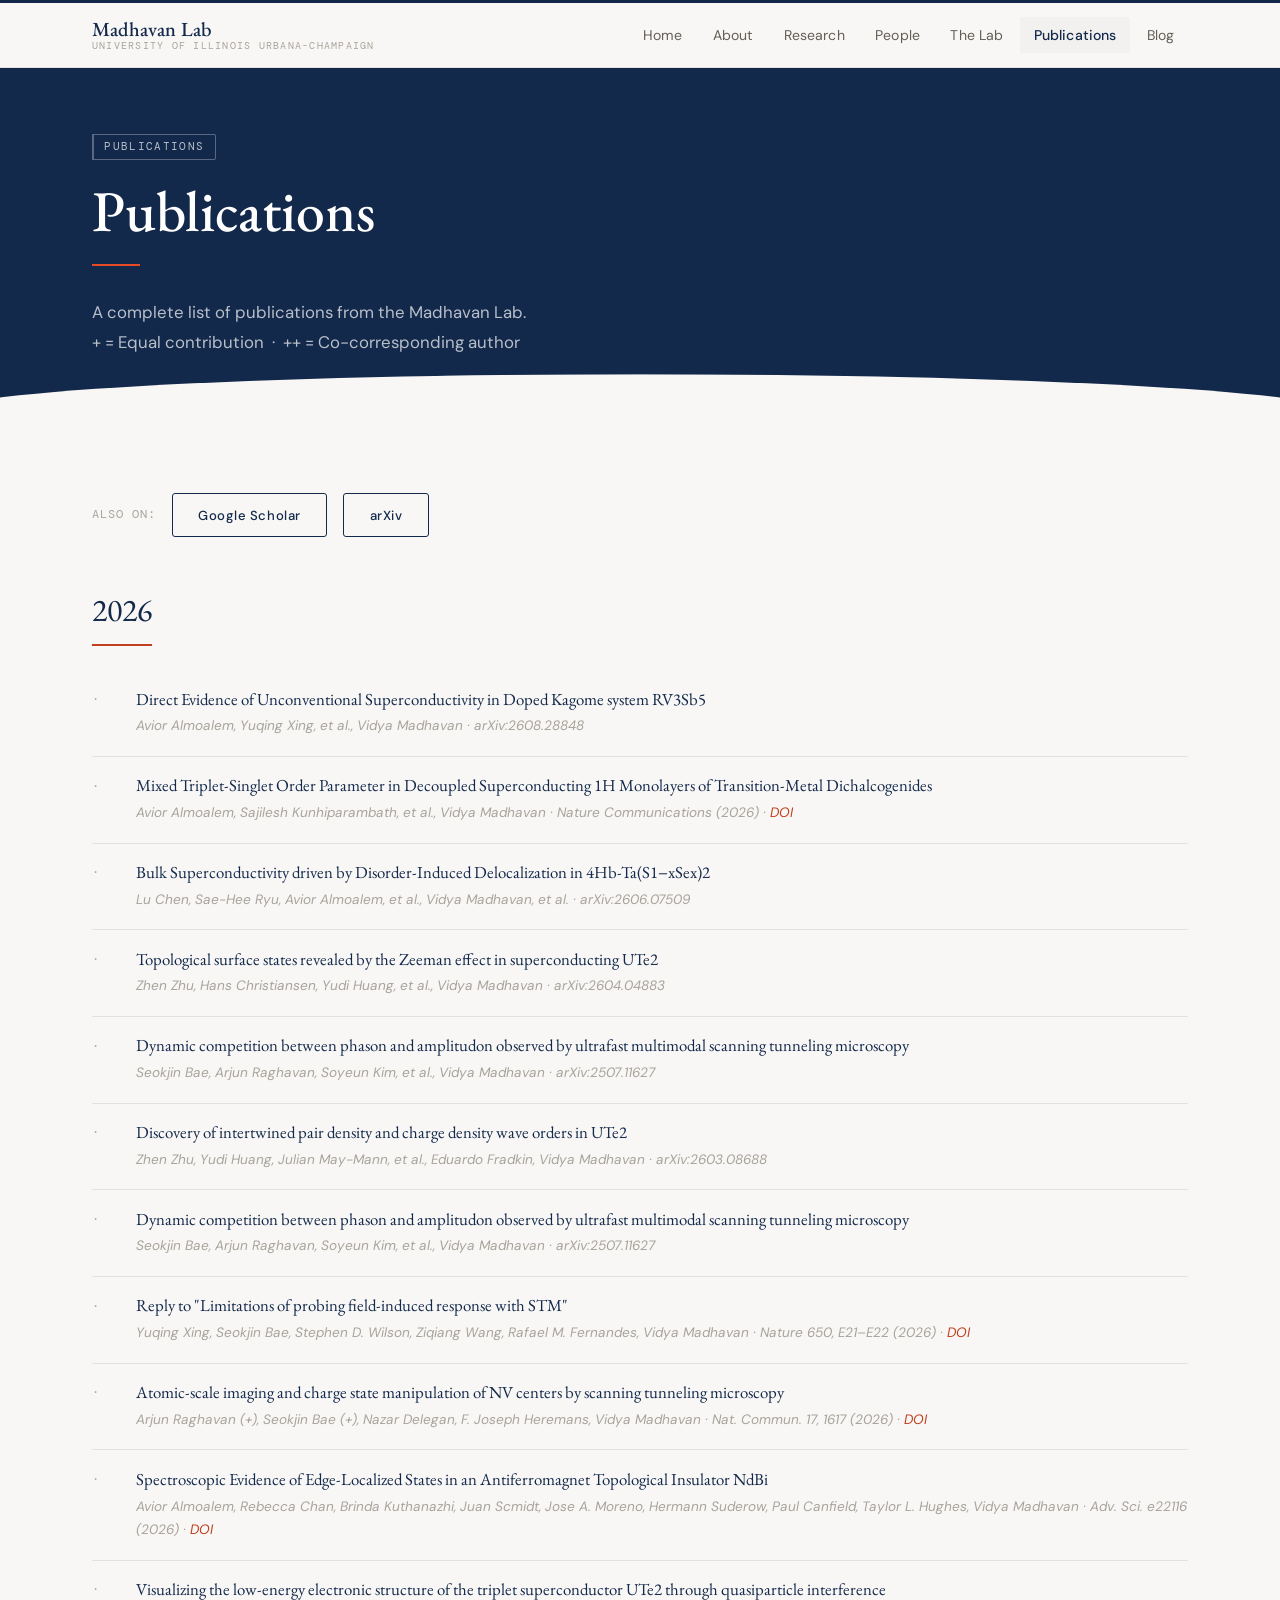
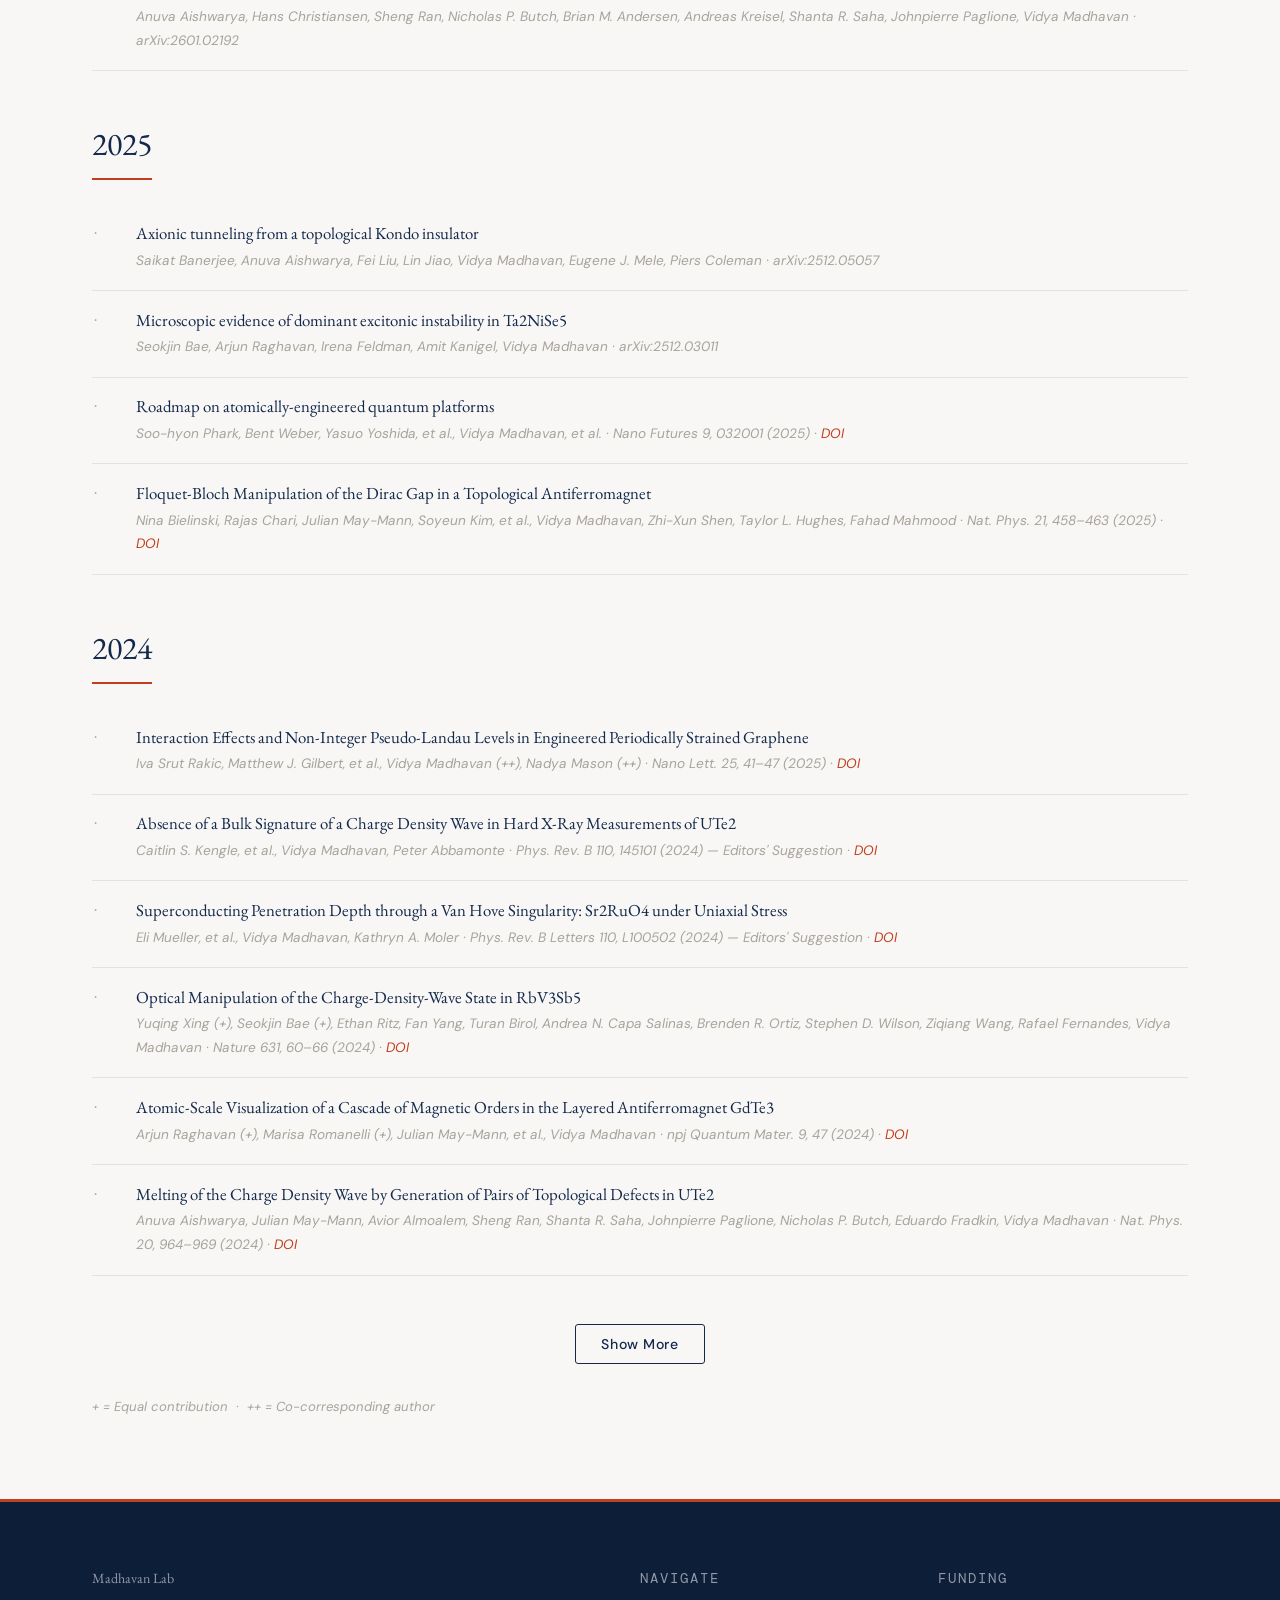
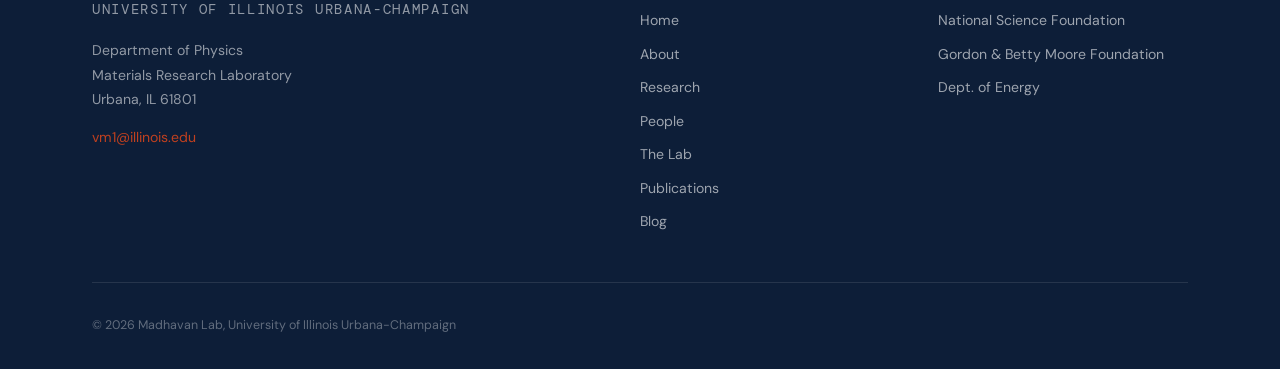
<file: pages/publications.html>
<!DOCTYPE html>
<html lang="en">
<head>
  <meta charset="UTF-8" />
  <meta name="viewport" content="width=device-width, initial-scale=1.0" />
  <title>Publications — Madhavan Lab</title>
  <link rel="stylesheet" href="../css/style.css" />
  <style>
    #show-more-wrap { text-align: center; margin-top: 2.5rem; }
  </style>
</head>
<body>
<nav class="nav">
  <div class="nav__inner">
    <a href="../index.html" class="nav__brand">
      <span class="nav__brand-name">Madhavan Lab</span>
      <span class="nav__brand-sub">University of Illinois Urbana-Champaign</span>
    </a>
    <button class="nav__toggle" aria-label="Toggle menu" aria-expanded="false">
      <span></span><span></span><span></span>
    </button>
    <ul class="nav__links">
      <li><a href="../index.html">Home</a></li>
      <li><a href="about.html">About</a></li>
      <li><a href="research.html">Research</a></li>
      <li><a href="people.html">People</a></li>
      <li><a href="lab.html">The Lab</a></li>
      <li><a href="publications.html">Publications</a></li>
      <li><a href="blog.html">Blog</a></li>
    </ul>
  </div>
</nav>
<div class="page-wrap">
  <div class="page-hero">
    <div class="container fade-up">
      <span class="tag" style="border-color:rgba(255,255,255,0.3);color:rgba(255,255,255,0.7);background:transparent;">Publications</span>
      <h1>Publications</h1>
      <div class="divider"></div>
      <p>A complete list of publications from the Madhavan Lab.<br>+ = Equal contribution &nbsp;·&nbsp; ++ = Co-corresponding author</p>
    </div>
  </div>
  <section class="section">
    <div class="container">
      <div style="display:flex;gap:1rem;margin-bottom:3rem;flex-wrap:wrap;align-items:center;">
        <span style="font-family:var(--mono);font-size:0.75rem;letter-spacing:0.08em;color:var(--gray-3);text-transform:uppercase;">Also on:</span>
        <a href="https://scholar.google.com/citations?user=PwHjGrMAAAAJ&hl=en" target="_blank" class="btn btn--outline" style="font-size:0.82rem;">Google Scholar</a>
        <a href="https://arxiv.org/search/?query=Madhavan%2C+V&searchtype=author&source=header" target="_blank" class="btn btn--outline" style="font-size:0.82rem;">arXiv</a>
      </div>


      <!-- 2026 -->
      <div class="pub-year-group" data-group="0">
        <span class="pub-year-label">2026</span>  
        <div class="pub-entry"><span class="pub-entry__num">·</span><div><p class="pub-entry__title"><a href="https://arxiv.org/abs/2608.28848" target="_blank">Direct Evidence of Unconventional Superconductivity in Doped Kagome system RV3Sb5</a></p><p class="pub-entry__details">Avior Almoalem, Yuqing Xing, et al., Vidya Madhavan · <em>arXiv:2608.28848</em></p></div></div>
        <div class="pub-entry"><span class="pub-entry__num">·</span><div><p class="pub-entry__title"><a href="https://www.nature.com/articles/s41467-026-75677-3" target="_blank">Mixed Triplet-Singlet Order Parameter in Decoupled Superconducting 1H Monolayers of Transition-Metal Dichalcogenides</a></p><p class="pub-entry__details">Avior Almoalem, Sajilesh Kunhiparambath, et al., Vidya Madhavan · <em>Nature Communications (2026)</em> · <a href="https://www.nature.com/articles/s41467-026-75677-3" style="color:var(--orange-muted);">DOI</a></p></div></div>
        <div class="pub-entry"><span class="pub-entry__num">·</span><div><p class="pub-entry__title"><a href="https://arxiv.org/abs/2606.07509" target="_blank">Bulk Superconductivity driven by Disorder-Induced Delocalization in 4Hb-Ta(S1−xSex)2</a></p><p class="pub-entry__details">Lu Chen, Sae-Hee Ryu, Avior Almoalem, et al., Vidya Madhavan, et al. · <em>arXiv:2606.07509</em></p></div></div>
        <div class="pub-entry"><span class="pub-entry__num">·</span><div><p class="pub-entry__title"><a href="https://arxiv.org/abs/2604.04883" target="_blank">Topological surface states revealed by the Zeeman effect in superconducting UTe2</a></p><p class="pub-entry__details">Zhen Zhu, Hans Christiansen, Yudi Huang, et al., Vidya Madhavan · <em>arXiv:2604.04883</em></p></div></div>
        <div class="pub-entry"><span class="pub-entry__num">·</span><div><p class="pub-entry__title"><a href="https://arxiv.org/abs/2507.11627" target="_blank">Dynamic competition between phason and amplitudon observed by ultrafast multimodal scanning tunneling microscopy</a></p><p class="pub-entry__details">Seokjin Bae, Arjun Raghavan, Soyeun Kim, et al., Vidya Madhavan · <em>arXiv:2507.11627</em></p></div></div>
        <div class="pub-entry"><span class="pub-entry__num">·</span><div><p class="pub-entry__title"><a href="https://arxiv.org/abs/2603.08688" target="_blank">Discovery of intertwined pair density and charge density wave orders in UTe2</a></p><p class="pub-entry__details">Zhen Zhu, Yudi Huang, Julian May-Mann, et al., Eduardo Fradkin, Vidya Madhavan · <em>arXiv:2603.08688</em></p></div></div>
        <div class="pub-entry"><span class="pub-entry__num">·</span><div><p class="pub-entry__title"><a href="https://arxiv.org/abs/2507.11627" target="_blank">Dynamic competition between phason and amplitudon observed by ultrafast multimodal scanning tunneling microscopy</a></p><p class="pub-entry__details">Seokjin Bae, Arjun Raghavan, Soyeun Kim, et al., Vidya Madhavan · <em>arXiv:2507.11627</em></p></div></div>
        <div class="pub-entry"><span class="pub-entry__num">·</span><div><p class="pub-entry__title"><a href="https://www.nature.com/articles/s41586-026-10127-0" target="_blank">Reply to "Limitations of probing field-induced response with STM"</a></p><p class="pub-entry__details">Yuqing Xing, Seokjin Bae, Stephen D. Wilson, Ziqiang Wang, Rafael M. Fernandes, Vidya Madhavan · <em>Nature 650, E21–E22 (2026)</em> · <a href="https://www.nature.com/articles/s41586-026-10127-0" style="color:var(--orange-muted);">DOI</a></p></div></div>
        <div class="pub-entry"><span class="pub-entry__num">·</span><div><p class="pub-entry__title"><a href="https://www.nature.com/articles/s41467-026-68323-5" target="_blank">Atomic-scale imaging and charge state manipulation of NV centers by scanning tunneling microscopy</a></p><p class="pub-entry__details">Arjun Raghavan (+), Seokjin Bae (+), Nazar Delegan, F. Joseph Heremans, Vidya Madhavan · <em>Nat. Commun. 17, 1617 (2026)</em> · <a href="https://www.nature.com/articles/s41467-026-68323-5" style="color:var(--orange-muted);">DOI</a></p></div></div>
        <div class="pub-entry"><span class="pub-entry__num">·</span><div><p class="pub-entry__title"><a href="https://advanced.onlinelibrary.wiley.com/doi/10.1002/advs.202522116" target="_blank">Spectroscopic Evidence of Edge-Localized States in an Antiferromagnet Topological Insulator NdBi</a></p><p class="pub-entry__details">Avior Almoalem, Rebecca Chan, Brinda Kuthanazhi, Juan Scmidt, Jose A. Moreno, Hermann Suderow, Paul Canfield, Taylor L. Hughes, Vidya Madhavan · <em>Adv. Sci. e22116 (2026)</em> · <a href="https://advanced.onlinelibrary.wiley.com/doi/10.1002/advs.202522116" style="color:var(--orange-muted);">DOI</a></p></div></div>
        <div class="pub-entry"><span class="pub-entry__num">·</span><div><p class="pub-entry__title"><a href="https://arxiv.org/abs/2601.02192" target="_blank">Visualizing the low-energy electronic structure of the triplet superconductor UTe2 through quasiparticle interference</a></p><p class="pub-entry__details">Anuva Aishwarya, Hans Christiansen, Sheng Ran, Nicholas P. Butch, Brian M. Andersen, Andreas Kreisel, Shanta R. Saha, Johnpierre Paglione, Vidya Madhavan · <em>arXiv:2601.02192</em></p></div></div>
      </div>

      <!-- 2025 -->
      <div class="pub-year-group" data-group="1">
        <span class="pub-year-label">2025</span>                
        <div class="pub-entry"><span class="pub-entry__num">·</span><div><p class="pub-entry__title"><a href="https://arxiv.org/abs/2512.05057" target="_blank">Axionic tunneling from a topological Kondo insulator</a></p><p class="pub-entry__details">Saikat Banerjee, Anuva Aishwarya, Fei Liu, Lin Jiao, Vidya Madhavan, Eugene J. Mele, Piers Coleman · <em>arXiv:2512.05057</em></p></div></div>
        <div class="pub-entry"><span class="pub-entry__num">·</span><div><p class="pub-entry__title"><a href="https://arxiv.org/abs/2512.03011" target="_blank">Microscopic evidence of dominant excitonic instability in Ta2NiSe5</a></p><p class="pub-entry__details">Seokjin Bae, Arjun Raghavan, Irena Feldman, Amit Kanigel, Vidya Madhavan · <em>arXiv:2512.03011</em></p></div></div>
        <div class="pub-entry"><span class="pub-entry__num">·</span><div><p class="pub-entry__title"><a href="https://iopscience.iop.org/article/10.1088/2399-1984/ade6b7" target="_blank">Roadmap on atomically-engineered quantum platforms</a></p><p class="pub-entry__details">Soo-hyon Phark, Bent Weber, Yasuo Yoshida, et al., Vidya Madhavan, et al. · <em>Nano Futures 9, 032001 (2025)</em> · <a href="https://iopscience.iop.org/article/10.1088/2399-1984/ade6b7" style="color:var(--orange-muted);">DOI</a></p></div></div>
        <div class="pub-entry"><span class="pub-entry__num">·</span><div><p class="pub-entry__title"><a href="https://www.nature.com/articles/s41567-024-02769-6" target="_blank">Floquet-Bloch Manipulation of the Dirac Gap in a Topological Antiferromagnet</a></p><p class="pub-entry__details">Nina Bielinski, Rajas Chari, Julian May-Mann, Soyeun Kim, et al., Vidya Madhavan, Zhi-Xun Shen, Taylor L. Hughes, Fahad Mahmood · <em>Nat. Phys. 21, 458–463 (2025)</em> · <a href="https://www.nature.com/articles/s41567-024-02769-6" style="color:var(--orange-muted);">DOI</a></p></div></div>
      </div>

      <!-- 2024 -->
      <div class="pub-year-group" data-group="2">
        <span class="pub-year-label">2024</span>
        <div class="pub-entry"><span class="pub-entry__num">·</span><div><p class="pub-entry__title"><a href="https://pubs.acs.org/doi/10.1021/acs.nanolett.4c03542" target="_blank">Interaction Effects and Non-Integer Pseudo-Landau Levels in Engineered Periodically Strained Graphene</a></p><p class="pub-entry__details">Iva Srut Rakic, Matthew J. Gilbert, et al., Vidya Madhavan (++), Nadya Mason (++) · <em>Nano Lett. 25, 41–47 (2025)</em> · <a href="https://pubs.acs.org/doi/10.1021/acs.nanolett.4c03542" style="color:var(--orange-muted);">DOI</a></p></div></div>
        <div class="pub-entry"><span class="pub-entry__num">·</span><div><p class="pub-entry__title"><a href="https://journals.aps.org/prb/abstract/10.1103/PhysRevB.110.145101" target="_blank">Absence of a Bulk Signature of a Charge Density Wave in Hard X-Ray Measurements of UTe2</a></p><p class="pub-entry__details">Caitlin S. Kengle, et al., Vidya Madhavan, Peter Abbamonte · <em>Phys. Rev. B 110, 145101 (2024) — Editors' Suggestion</em> · <a href="https://journals.aps.org/prb/abstract/10.1103/PhysRevB.110.145101" style="color:var(--orange-muted);">DOI</a></p></div></div>
        <div class="pub-entry"><span class="pub-entry__num">·</span><div><p class="pub-entry__title"><a href="https://journals.aps.org/prb/abstract/10.1103/PhysRevB.110.L100502" target="_blank">Superconducting Penetration Depth through a Van Hove Singularity: Sr2RuO4 under Uniaxial Stress</a></p><p class="pub-entry__details">Eli Mueller, et al., Vidya Madhavan, Kathryn A. Moler · <em>Phys. Rev. B Letters 110, L100502 (2024) — Editors' Suggestion</em> · <a href="https://journals.aps.org/prb/abstract/10.1103/PhysRevB.110.L100502" style="color:var(--orange-muted);">DOI</a></p></div></div>
        <div class="pub-entry"><span class="pub-entry__num">·</span><div><p class="pub-entry__title"><a href="https://www.nature.com/articles/s41586-024-07519-5" target="_blank">Optical Manipulation of the Charge-Density-Wave State in RbV3Sb5</a></p><p class="pub-entry__details">Yuqing Xing (+), Seokjin Bae (+), Ethan Ritz, Fan Yang, Turan Birol, Andrea N. Capa Salinas, Brenden R. Ortiz, Stephen D. Wilson, Ziqiang Wang, Rafael Fernandes, Vidya Madhavan · <em>Nature 631, 60–66 (2024)</em> · <a href="https://www.nature.com/articles/s41586-024-07519-5" style="color:var(--orange-muted);">DOI</a></p></div></div>
        <div class="pub-entry"><span class="pub-entry__num">·</span><div><p class="pub-entry__title"><a href="https://www.nature.com/articles/s41535-024-00660-4" target="_blank">Atomic-Scale Visualization of a Cascade of Magnetic Orders in the Layered Antiferromagnet GdTe3</a></p><p class="pub-entry__details">Arjun Raghavan (+), Marisa Romanelli (+), Julian May-Mann, et al., Vidya Madhavan · <em>npj Quantum Mater. 9, 47 (2024)</em> · <a href="https://www.nature.com/articles/s41535-024-00660-4" style="color:var(--orange-muted);">DOI</a></p></div></div>
        <div class="pub-entry"><span class="pub-entry__num">·</span><div><p class="pub-entry__title"><a href="https://www.nature.com/articles/s41567-024-02429-9" target="_blank">Melting of the Charge Density Wave by Generation of Pairs of Topological Defects in UTe2</a></p><p class="pub-entry__details">Anuva Aishwarya, Julian May-Mann, Avior Almoalem, Sheng Ran, Shanta R. Saha, Johnpierre Paglione, Nicholas P. Butch, Eduardo Fradkin, Vidya Madhavan · <em>Nat. Phys. 20, 964–969 (2024)</em> · <a href="https://www.nature.com/articles/s41567-024-02429-9" style="color:var(--orange-muted);">DOI</a></p></div></div>
      </div>

      <!-- 2023 -->
      <div class="pub-year-group" data-group="3" style="display:none;">
        <span class="pub-year-label">2023</span>
        <div class="pub-entry"><span class="pub-entry__num">·</span><div><p class="pub-entry__title"><a href="https://www.nature.com/articles/s41586-023-06005-8" target="_blank">Magnetic-Field Sensitive Charge Density Wave Orders in the Superconducting Phase of UTe2</a></p><p class="pub-entry__details">Anuva Aishwarya, Julian May-Mann, Arjun Raghavan, Liamei Nie, Marisa Romanelli, Sheng Ran, et al., Eduardo Fradkin, Vidya Madhavan · <em>Nature 618, 918–923 (2023)</em> · <a href="https://www.nature.com/articles/s41586-023-06005-8" style="color:var(--orange-muted);">DOI</a></p></div></div>
        <div class="pub-entry"><span class="pub-entry__num">·</span><div><p class="pub-entry__title"><a href="https://onlinelibrary.wiley.com/doi/10.1002/advs.202207121" target="_blank">Anomalous Hall Conductivity and Nernst Effect of the Ideal Weyl Semimetallic Ferromagnetic EuCd2As2</a></p><p class="pub-entry__details">Subhajit Roychowdhury (+)(++), Mengyu Yao (+), et al., Vidya Madhavan, Chandra Shekhar, Claudia Felser (++) · <em>Adv. Sci. 10, 2207121 (2023)</em> · <a href="https://onlinelibrary.wiley.com/doi/10.1002/advs.202207121" style="color:var(--orange-muted);">DOI</a></p></div></div>
        <div class="pub-entry"><span class="pub-entry__num">·</span><div><p class="pub-entry__title"><a href="https://www.frontiersin.org/articles/10.3389/femat.2022.1120381/full" target="_blank">New Heavy Fermion Superconductors</a></p><p class="pub-entry__details">Jeffrey W. Lynn (++), Vidya Madhavan, Lin Jiao · <em>Front. Electron. Mater. 2, 1120381 (2023)</em> · <a href="https://www.frontiersin.org/articles/10.3389/femat.2022.1120381/full" style="color:var(--orange-muted);">DOI</a></p></div></div>
      </div>

      <!-- 2022 -->
      <div class="pub-year-group" data-group="4" style="display:none;">
        <span class="pub-year-label">2022</span>
        <div class="pub-entry"><span class="pub-entry__num">·</span><div><p class="pub-entry__title"><a href="https://www.nature.com/articles/s41535-022-00513-y" target="_blank">Evidence for a Robust Sign-Changing S-Wave Order Parameter in Monolayer Films of Superconducting Fe(Se,Te)/Bi2Te3</a></p><p class="pub-entry__details">Guannan Chen (+), Anuva Aishwarya (+), et al., Vidya Madhavan · <em>npj Quantum Mater. 7, 110 (2022)</em> · <a href="https://www.nature.com/articles/s41535-022-00513-y" style="color:var(--orange-muted);">DOI</a></p></div></div>
        <div class="pub-entry"><span class="pub-entry__num">·</span><div><p class="pub-entry__title"><a href="https://www.science.org/doi/10.1126/science.abj8765" target="_blank">Spin-Selective Tunneling from Nanowires of the Candidate Topological Kondo Insulator SmB6</a></p><p class="pub-entry__details">Anuva Aishwarya, Zhuozhen Cai, Arjun Raghavan, Marisa Romanelli, et al., Fei Liu (++), Lin Jiao (++), Vidya Madhavan (++) · <em>Science 377, 1218–1222 (2022)</em> · <a href="https://www.science.org/doi/10.1126/science.abj8765" style="color:var(--orange-muted);">DOI</a></p></div></div>         
        <div class="pub-entry"><span class="pub-entry__num">·</span><div><p class="pub-entry__title"><a href="https://journals.aps.org/prb/abstract/10.1103/PhysRevB.105.L220504" target="_blank">Shot-Noise and Differential Conductance as Signatures of Putative Topological Superconductivity in FeSe0.45Te0.55</a></p><p class="pub-entry__details">Ka Ho Wong, Eric Mascot, Vidya Madhavan, Dale J. Van Harlingen, Dirk K. Morr · <em>Phys. Rev. B Letters 105, L220504 (2022)</em> · <a href="https://journals.aps.org/prb/abstract/10.1103/PhysRevB.105.L220504" style="color:var(--orange-muted);">DOI</a></p></div></div>
        <div class="pub-entry"><span class="pub-entry__num">·</span><div><p class="pub-entry__title"><a href="https://www.pnas.org/doi/10.1073/pnas.2121740119" target="_blank">Long-Lifetime Spin Excitations near Domain Walls in 1T-TaS2</a></p><p class="pub-entry__details">Anuva Aishwarya, Arjun Raghavan, Sean Howard, et al., Vidya Madhavan · <em>Proc. Natl. Acad. Sci. USA 119, 22 (2022)</em> · <a href="https://www.pnas.org/doi/10.1073/pnas.2121740119" style="color:var(--orange-muted);">DOI</a></p></div></div>
        <div class="pub-entry"><span class="pub-entry__num">·</span><div><p class="pub-entry__title"><a href="https://www.nature.com/articles/s41535-022-00433-x" target="_blank">Nanoscale Studies of Electric Field Effects on Monolayer 1T'-WTe2</a></p><p class="pub-entry__details">Yulia Maximenko, Yueqing Chang, Guannan Chen, et al., Vidya Madhavan · <em>npj Quantum Mater. 7, 29 (2022)</em> · <a href="https://www.nature.com/articles/s41535-022-00433-x" style="color:var(--orange-muted);">DOI</a></p></div></div>
        <div class="pub-entry"><span class="pub-entry__num">·</span><div><p class="pub-entry__title"><a href="https://journals.aps.org/prb/abstract/10.1103/PhysRevB.105.174520" target="_blank">Majorana Fermion Arcs and the Local Density of States in UTe2</a></p><p class="pub-entry__details">Yue Yu, Vidya Madhavan, S. Raghu · <em>Phys. Rev. B 105, 174520 (2022)</em> · <a href="https://journals.aps.org/prb/abstract/10.1103/PhysRevB.105.174520" style="color:var(--orange-muted);">DOI</a></p></div></div>
        <div class="pub-entry"><span class="pub-entry__num">·</span><div><p class="pub-entry__title"><a href="https://journals.aps.org/prmaterials/abstract/10.1103/PhysRevMaterials.6.044201" target="_blank">Observation of a Tunable Isolated Dirac Point in Ge(BixSb1-x)2Te4</a></p><p class="pub-entry__details">Sean Howard, Arjun Raghavan, Davide Iaia, et al., Tai-Chang Chiang, Vidya Madhavan · <em>Phys. Rev. Mater. 6, 044201 (2022)</em> · <a href="https://journals.aps.org/prmaterials/abstract/10.1103/PhysRevMaterials.6.044201" style="color:var(--orange-muted);">DOI</a></p></div></div>
        <div class="pub-entry"><span class="pub-entry__num">·</span><div><p class="pub-entry__title"><a href="https://journals.aps.org/prb/abstract/10.1103/PhysRevB.105.075110" target="_blank">Observation of a van Hove Singularity of a Surface Fermi Arc with Prominent Coupling to Phonons in a Weyl Semimetal</a></p><p class="pub-entry__details">Z. Wang (+), Cheng-Yi Huang (+), Chia-Hsiu Hsu (+), et al., Vidya Madhavan (++), Yoshinori Okada (++) · <em>Phys. Rev. B 105, 075100 (2022)</em> · <a href="https://journals.aps.org/prb/abstract/10.1103/PhysRevB.105.075110" style="color:var(--orange-muted);">DOI</a></p></div></div>
      </div>

      <!-- 2021 -->
      <div class="pub-year-group" data-group="5" style="display:none;">
        <span class="pub-year-label">2021</span>
        <div class="pub-entry"><span class="pub-entry__num">·</span><div><p class="pub-entry__title"><a href="https://journals.aps.org/prb/abstract/10.1103/PhysRevB.104.115102" target="_blank">Visualizing Superconductivity in a Doped Weyl Semimetal with Broken Inversion Symmetry</a></p><p class="pub-entry__details">Zhenyu Wang, Jorge Olivares Rodriguez, et al., Vidya Madhavan (++), Yoshinori Okada (++) · <em>Phys. Rev. B 104, 115102 (2021)</em> · <a href="https://journals.aps.org/prb/abstract/10.1103/PhysRevB.104.115102" style="color:var(--orange-muted);">DOI</a></p></div></div>
        <div class="pub-entry"><span class="pub-entry__num">·</span><div><p class="pub-entry__title"><a href="https://www.nature.com/articles/s41467-021-24683-8" target="_blank">Evidence for Higher Order Topology in Bi and Bi0.92Sb0.08</a></p><p class="pub-entry__details">Leena Aggarwal, Penghao Zhu, Taylor Hughes, Vidya Madhavan · <em>Nat. Commun. 12, 4420 (2021)</em> · <a href="https://www.nature.com/articles/s41467-021-24683-8" style="color:var(--orange-muted);">DOI</a></p></div></div>
        <div class="pub-entry"><span class="pub-entry__num">·</span><div><p class="pub-entry__title"><a href="https://www.nature.com/articles/s41467-021-24561-3" target="_blank">Evidence for One-Dimensional Chiral Edge States in a Magnetic Weyl Semimetal Co3Sn2S2</a></p><p class="pub-entry__details">Sean Howard, Lin Jiao, Zhenyu Wang, et al., Taylor Hughes, Vidya Madhavan · <em>Nat. Commun. 12, 4269 (2021)</em> · <a href="https://www.nature.com/articles/s41467-021-24561-3" style="color:var(--orange-muted);">DOI</a></p></div></div>
        <div class="pub-entry"><span class="pub-entry__num">·</span><div><p class="pub-entry__title"><a href="https://www.nature.com/articles/s41535-020-00305-2" target="_blank">Metal-to-Insulator Transition in Pt-Doped TiSe2 Driven by Emergent Network of Narrow Transport Channels</a></p><p class="pub-entry__details">Kyungmin Lee, Jesse Choe, Davide Iaia, et al., Vidya Madhavan, Nandini Trivedi · <em>npj Quantum Mater. 6, 8 (2021)</em> · <a href="https://www.nature.com/articles/s41535-020-00305-2" style="color:var(--orange-muted);">DOI</a></p></div></div>
      </div>

      <!-- 2020 -->
      <div class="pub-year-group" data-group="6" style="display:none;">
        <span class="pub-year-label">2020</span>
        <div class="pub-entry"><span class="pub-entry__num">·</span><div><p class="pub-entry__title"><a href="https://www.nature.com/articles/s42254-020-0209-1" target="_blank">40 Years of the Quantum Hall Effect</a></p><p class="pub-entry__details">Klaus von Klitzing, Tapash Chakraborty, Philip Kim, Vidya Madhavan, et al. · <em>Nat. Rev. Phys. 2, 397–401 (2020)</em> · <a href="https://www.nature.com/articles/s42254-020-0209-1" style="color:var(--orange-muted);">DOI</a></p></div></div>
        <div class="pub-entry"><span class="pub-entry__num">·</span><div><p class="pub-entry__title"><a href="https://journals.aps.org/prl/abstract/10.1103/PhysRevLett.124.137402" target="_blank">Local Spectroscopies Reveal Percolative Metal in Disordered Mott Insulators</a></p><p class="pub-entry__details">Joseph C. Szabo, Kyungmin Lee, Vidya Madhavan, Nandini Trivedi · <em>Phys. Rev. Lett. 124, 137402 (2020)</em> · <a href="https://journals.aps.org/prl/abstract/10.1103/PhysRevLett.124.137402" style="color:var(--orange-muted);">DOI</a></p></div></div>
        <div class="pub-entry"><span class="pub-entry__num">·</span><div><p class="pub-entry__title"><a href="https://www.nature.com/articles/s41586-020-2122-2" target="_blank">Chiral Superconductivity in Heavy-Fermion Metal UTe2</a></p><p class="pub-entry__details">Lin Jiao, Sean Howard, Sheng Ran, Zhenyu Wang, Jorge Olivares Rodriguez, Manfred Sigrist, Ziqiang Wang, Nicholas Butch, Vidya Madhavan · <em>Nature 579, 523–527 (2020)</em> · <a href="https://www.nature.com/articles/s41586-020-2122-2" style="color:var(--orange-muted);">DOI</a></p></div></div>
        <div class="pub-entry"><span class="pub-entry__num">·</span><div><p class="pub-entry__title"><a href="https://www.pnas.org/content/early/2020/02/21/1916463117" target="_blank">Momentum Resolved Superconducting Energy Gaps of Sr2RuO4 from Quasiparticle Interference Imaging</a></p><p class="pub-entry__details">Rahul Sharma, Stephen D. Edkins, Zhenyu Wang, et al., J.C. Seamus Davis (++), Vidya Madhavan (++) · <em>Proc. Natl. Acad. Sci. U.S.A. 117, 5222–5227 (2020)</em> · <a href="https://www.pnas.org/content/early/2020/02/21/1916463117" style="color:var(--orange-muted);">DOI</a></p></div></div>
        <div class="pub-entry"><span class="pub-entry__num">·</span><div><p class="pub-entry__title"><a href="https://science.sciencemag.org/content/367/6473/104/tab-pdf" target="_blank">Evidence for Dispersing 1D Majorana Channels in an Iron-Based Superconductor</a></p><p class="pub-entry__details">Zhenyu Wang, Jorge Olivares Rodriguez, Lin Jiao, Sean Howard, et al., Dirk K. Morr, Vidya Madhavan · <em>Science 367, 104–108 (2020)</em> · <a href="https://science.sciencemag.org/content/367/6473/104/tab-pdf" style="color:var(--orange-muted);">DOI</a></p></div></div>
        
      </div>

      <!-- 2019 -->
      <div class="pub-year-group" data-group="7" style="display:none;">
        <span class="pub-year-label">2019</span>
        <div class="pub-entry"><span class="pub-entry__num">·</span><div><p class="pub-entry__title"><a href="https://journals.aps.org/prb/abstract/10.1103/PhysRevB.102.115149" target="_blank">Correlating Structural, Electronic, and Magnetic Properties of Epitaxial VSe2 Thin Films</a></p><p class="pub-entry__details">Guannan Chen, Sean T. Howard, et al., Hsin Lin, Vidya Madhavan · <em>Phys. Rev. B — Editors' Suggestion 102, 115149 (2020)</em> · <a href="https://journals.aps.org/prb/abstract/10.1103/PhysRevB.102.115149" style="color:var(--orange-muted);">DOI</a></p></div></div>
        <div class="pub-entry"><span class="pub-entry__num">·</span><div><p class="pub-entry__title"><a href="https://onlinelibrary.wiley.com/doi/10.1002/anie.201906109" target="_blank">Dirac Nodal Arc Semimetal PtSn4: An Ideal Platform for Understanding Surface Properties and Catalysis for Hydrogen Evolution</a></p><p class="pub-entry__details">Guowei Li (+), Chenguang Fu (+), Wujun Shi (+), Lin Jiao, et al., Vidya Madhavan, Xinliang Feng, Yan Sun (++), Claudia Felser (++) · <em>Angew. Chem. 58, 13107–13112 (2019)</em> · <a href="https://onlinelibrary.wiley.com/doi/10.1002/anie.201906109" style="color:var(--orange-muted);">DOI</a></p></div></div>
        <div class="pub-entry"><span class="pub-entry__num">·</span><div><p class="pub-entry__title"><a href="https://www.nature.com/articles/s41535-019-0183-y" target="_blank">Doping induced Mott collapse and the density wave instability in (Sr1-x Lax)3Ir2O7</a></p><p class="pub-entry__details">Zhenyu Wang, Daniel Walkup, Yulia Maximenko, et al., Vidya Madhavan · <em>npj Quantum Mater. 4, 43 (2019)</em> · <a href="https://www.nature.com/articles/s41535-019-0183-y" style="color:var(--orange-muted);">DOI</a></p></div></div>    
        <div class="pub-entry"><span class="pub-entry__num">·</span><div><p class="pub-entry__title"><a href="https://journals.aps.org/prb/abstract/10.1103/PhysRevB.99.155116" target="_blank">Topological nature of step edge states on the surface of topological crystalline insulator Pb0.7Sn0.3Se</a></p><p class="pub-entry__details">Davide Iaia, Chang-Yan Wang, Yulia Maximenko, et al., Vidya Madhavan · <em>Phys. Rev. B 99, 155116 (2019)</em> · <a href="https://journals.aps.org/prb/abstract/10.1103/PhysRevB.99.155116" style="color:var(--orange-muted);">DOI</a></p></div></div>
      </div>

      <!-- 2018 -->
      <div class="pub-year-group" data-group="8" style="display:none;">
        <span class="pub-year-label">2018</span>
        <div class="pub-entry"><span class="pub-entry__num">·</span><div><p class="pub-entry__title"><a href="https://journals.aps.org/prl/abstract/10.1103/PhysRevLett.121.196402" target="_blank">Unique Gap Structure and Symmetry of the Charge Density Wave in Single-Layer VSe2</a></p><p class="pub-entry__details">P. Chen, Woei Wu Pai, Y.-H. Chan, V. Madhavan, et al. · <em>Phys. Rev. Lett. 121, 196402 (2018)</em> · <a href="https://journals.aps.org/prl/abstract/10.1103/PhysRevLett.121.196402" style="color:var(--orange-muted);">DOI</a></p></div></div>
        <div class="pub-entry"><span class="pub-entry__num">·</span><div><p class="pub-entry__title"><a href="https://www.pnas.org/content/115/44/11198" target="_blank">Disorder induced power-law gaps in an Insulator-Metal Mott transition</a></p><p class="pub-entry__details">Zhenyu Wang, Yoshinori Okada, et al., Nandini Trivedi, Vidya Madhavan · <em>Proc. Natl. Acad. Sci. U.S.A. 115, 11198–11202 (2018)</em> · <a href="https://www.pnas.org/content/115/44/11198" style="color:var(--orange-muted);">DOI</a></p></div></div>
        <div class="pub-entry"><span class="pub-entry__num">·</span><div><p class="pub-entry__title"><a href="https://www.nature.com/articles/s41535-018-0112-5" target="_blank">Searching for topological Fermi arcs via quasiparticle interference on a type-II Weyl semimetal MoTe2</a></p><p class="pub-entry__details">Davide Iaia, Guoqing Chang, et al., Shichao Yan, Vidya Madhavan · <em>npj Quantum Materials 3, 38 (2018)</em> · <a href="https://www.nature.com/articles/s41535-018-0112-5" style="color:var(--orange-muted);">DOI</a></p></div></div>
        <div class="pub-entry"><span class="pub-entry__num">·</span><div><p class="pub-entry__title"><a href="https://www.nature.com/articles/s41467-018-03887-5" target="_blank">Interplay of orbital effects and nanoscale strain in topological crystalline insulators</a></p><p class="pub-entry__details">Daniel Walkup, Badih Assaf, Kane L Scipioni, et al., Ilija Zeljkovic, Vidya Madhavan · <em>Nature Communications 9, 1550 (2018)</em> · <a href="https://www.nature.com/articles/s41467-018-03887-5" style="color:var(--orange-muted);">DOI</a></p></div></div>
        <div class="pub-entry"><span class="pub-entry__num">·</span><div><p class="pub-entry__title"><a href="https://journals.aps.org/prb/abstract/10.1103/PhysRevB.97.125150" target="_blank">Role of Defects in the Carrier-Tunable Topological Insulator (Bi1−xSbx)2Te3 Thin Films</a></p><p class="pub-entry__details">Kane L. Scipioni, Zhenyu Wang, Yulia Maximenko, et al., Vidya Madhavan · <em>Phys. Rev. B 97, 125150 (2018)</em> · <a href="https://journals.aps.org/prb/abstract/10.1103/PhysRevB.97.125150" style="color:var(--orange-muted);">DOI</a></p></div></div>
      </div>

      <!-- 2017 -->
      <div class="pub-year-group" data-group="9" style="display:none;">
        <span class="pub-year-label">2017</span>
        <div class="pub-entry"><span class="pub-entry__num">·</span><div><p class="pub-entry__title"><a href="https://www.nature.com/articles/nphys4107" target="_blank">Quasiparticle Interference and Strong Electron-Mode Coupling in the Quasi-One-Dimensional Bands of Sr2RuO4</a></p><p class="pub-entry__details">Zhenyu Wang, Daniel Walkup, Philip Derry, et al., Peter Abbamonte, Eduardo Fradkin, Vidya Madhavan · <em>Nature Physics 13, 799–805 (2017)</em> · <a href="https://www.nature.com/articles/nphys4107" style="color:var(--orange-muted);">DOI</a></p></div></div>
        <div class="pub-entry"><span class="pub-entry__num">·</span><div><p class="pub-entry__title"><a href="https://journals.aps.org/prl/abstract/10.1103/PhysRevLett.118.106405" target="_blank">Influence of domain walls in the incommensurate charge density wave state of Cu intercalated 1T-TiSe2</a></p><p class="pub-entry__details">Shichao Yan, Davide Iaia, Emilia Morosan, Eduardo Fradkin, Peter Abbamonte, Vidya Madhavan · <em>Phys. Rev. Lett. 118, 106405 (2017)</em> · <a href="https://journals.aps.org/prl/abstract/10.1103/PhysRevLett.118.106405" style="color:var(--orange-muted);">DOI</a></p></div></div>
      </div>

      <!-- 2015 -->
      <div class="pub-year-group" data-group="10" style="display:none;">
        <span class="pub-year-label">2015</span>
        <div class="pub-entry"><span class="pub-entry__num">·</span><div><p class="pub-entry__title"><a href="https://www.nature.com/articles/nnano.2015.177" target="_blank">Strain engineering Dirac surface states in heteroepitaxial topological crystalline insulator thin films</a></p><p class="pub-entry__details">Ilija Zeljkovic, Daniel Walkup, Badih Assaf, Kane L Scipioni, R. Sankar, Fangcheng Chou, Vidya Madhavan · <em>Nature Nanotechnology 10, 849 (2015)</em> · <a href="https://www.nature.com/articles/nnano.2015.177" style="color:var(--orange-muted);">DOI</a></p></div></div>        
        <div class="pub-entry"><span class="pub-entry__num">·</span><div><p class="pub-entry__title"><a href="https://journals.aps.org/prb/abstract/10.1103/PhysRevB.92.075125" target="_blank">The influence of electron-doping on the ground state of (Sr1-xLax)2IrO4</a></p><p class="pub-entry__details">Xiang Chen, Tom Hogan, D. Walkup, et al., Vidya Madhavan, Stephen D. Wilson · <em>Phys. Rev. B 92, 075125 (2015)</em> · <a href="https://journals.aps.org/prb/abstract/10.1103/PhysRevB.92.075125" style="color:var(--orange-muted);">DOI</a></p></div></div>
        <div class="pub-entry"><span class="pub-entry__num">·</span><div><p class="pub-entry__title"><a href="https://www.nature.com/articles/srep12966" target="_blank">Large Single Crystal Growth, Transport Property and Spectroscopic Characterizations of Three-Dimensional Dirac Semimetal Cd₃As₂</a></p><p class="pub-entry__details">R. Sankar, M. Neupane, S.-Y. Xu, et al., Vidya Madhavan, et al. · <em>Scientific Reports 5, 12966 (2015)</em> · <a href="https://www.nature.com/articles/srep12966" style="color:var(--orange-muted);">DOI</a></p></div></div>
        <div class="pub-entry"><span class="pub-entry__num">·</span><div><p class="pub-entry__title"><a href="https://journals.aps.org/prl/abstract/10.1103/PhysRevLett.114.257203" target="_blank">First-order melting of a weak spin-orbit Mott insulator into a correlated metal</a></p><p class="pub-entry__details">Tom Hogan, Z. Yamani, D. Walkup, et al., Vidya Madhavan, Stephen D. Wilson · <em>Phys. Rev. Lett. 114, 257203 (2015)</em> · <a href="https://journals.aps.org/prl/abstract/10.1103/PhysRevLett.114.257203" style="color:var(--orange-muted);">DOI</a></p></div></div>
        <div class="pub-entry"><span class="pub-entry__num">·</span><div><p class="pub-entry__title"><a href="https://www.nature.com/articles/ncomms7559" target="_blank">Nanoscale Determination of the Mass Enhancement Factor in the Lightly-Doped Bulk Insulator Lead Selenide</a></p><p class="pub-entry__details">Ilija Zeljkovic, Kane L Scipioni, Daniel Walkup, et al., Ziqiang Wang, Vidya Madhavan · <em>Nature Communications 6, 6559 (2015)</em> · <a href="https://www.nature.com/articles/ncomms7559" style="color:var(--orange-muted);">DOI</a></p></div></div>
        <div class="pub-entry"><span class="pub-entry__num">·</span><div><p class="pub-entry__title"><a href="https://www.nature.com/articles/nmat4215" target="_blank">Dirac mass generation from crystal symmetry breaking on the surfaces of topological crystalline insulators</a></p><p class="pub-entry__details">Ilija Zeljkovic, Yoshinori Okada, Maksym Serbyn, et al., Liang Fu, Vidya Madhavan · <em>Nature Materials 14, 318 (2015)</em> · <a href="https://www.nature.com/articles/nmat4215" style="color:var(--orange-muted);">DOI</a></p></div></div>
      </div>

      <!-- 2014 -->
      <div class="pub-year-group" data-group="11" style="display:none;">
        <span class="pub-year-label">2014</span>
        <div class="pub-entry"><span class="pub-entry__num">·</span><div><p class="pub-entry__title"><a href="https://www.nature.com/articles/nphys3012" target="_blank">Mapping the unconventional orbital texture in topological crystalline insulators</a></p><p class="pub-entry__details">Ilija Zeljkovic, Yoshinori Okada, et al., Liang Fu, M. Zahid Hasan, Vidya Madhavan · <em>Nature Physics 10, 572–577 (2014)</em> · <a href="https://www.nature.com/articles/nphys3012" style="color:var(--orange-muted);">DOI</a></p></div></div>
        <div class="pub-entry"><span class="pub-entry__num">·</span><div><p class="pub-entry__title"><a href="https://www.nature.com/articles/ncomms4377" target="_blank">Carrier localization and electronic phase separation in a doped spin-orbit driven Mott phase in Sr3(Ir1-xRux)2O7</a></p><p class="pub-entry__details">Chetan Dhital, Tom Hogan, et al., Ziqiang Wang, Vidya Madhavan, Stephen D. Wilson · <em>Nature Communications 5, 3377 (2014)</em> · <a href="https://www.nature.com/articles/ncomms4377" style="color:var(--orange-muted);">DOI</a></p></div></div>
      </div>

      <!-- 2013 -->
      <div class="pub-year-group" data-group="12" style="display:none;">
        <span class="pub-year-label">2013</span>
        <div class="pub-entry"><span class="pub-entry__num">·</span><div><p class="pub-entry__title"><a href="https://science.sciencemag.org/content/341/6153/1496" target="_blank">Observation of Dirac node formation and mass acquisition in a topological crystalline insulator</a></p><p class="pub-entry__details">Yoshinori Okada, Maksym Serbyn, Hsin Lin, et al., Liang Fu, Vidya Madhavan · <em>Science 341 (6153), 1496–1499 (2013)</em> · <a href="https://science.sciencemag.org/content/341/6153/1496" style="color:var(--orange-muted);">DOI</a></p></div></div>
        <div class="pub-entry"><span class="pub-entry__num">·</span><div><p class="pub-entry__title"><a href="https://www.nature.com/articles/nnano.2013.157" target="_blank">Plasmons at the surface</a></p><p class="pub-entry__details">Yoshinori Okada &amp; Vidya Madhavan · <em>Nature Nanotechnology 8, 541–542 (2013)</em> · <a href="https://www.nature.com/articles/nnano.2013.157" style="color:var(--orange-muted);">DOI</a></p></div></div>
        <div class="pub-entry"><span class="pub-entry__num">·</span><div><p class="pub-entry__title"><a href="https://www.nature.com/articles/nmat3653" target="_blank">Imaging the evolution of metallic states in a spin-orbit interaction driven correlated iridate</a></p><p class="pub-entry__details">Yoshinori Okada, Daniel Walkup, Hsin Lin, et al., Ziqiang Wang, Stephen Wilson, Vidya Madhavan · <em>Nature Materials 12, 707 (2013)</em> · <a href="https://www.nature.com/articles/nmat3653" style="color:var(--orange-muted);">DOI</a></p></div></div>
        <div class="pub-entry"><span class="pub-entry__num">·</span><div><p class="pub-entry__title"><a href="https://pubs.acs.org/doi/abs/10.1021/nl304099x" target="_blank">Topological Dangling Bonds with Large Spin Splitting and Enhanced Spin Polarization on the Surfaces of Bi2Se3</a></p><p class="pub-entry__details">Hsin Lin, Tanmoy Das, Yoshinori Okada, et al., Vidya Madhavan, Arun Bansil · <em>Nano Lett. 13, 1915–1919 (2013)</em> · <a href="https://pubs.acs.org/doi/abs/10.1021/nl304099x" style="color:var(--orange-muted);">DOI</a></p></div></div>
      </div>

      <!-- 2012 -->
      <div class="pub-year-group" data-group="13" style="display:none;">
        <span class="pub-year-label">2012</span>
        <div class="pub-entry"><span class="pub-entry__num">·</span><div><p class="pub-entry__title"><a href="https://journals.aps.org/prl/abstract/10.1103/PhysRevLett.109.166407" target="_blank">Visualizing Landau levels of Dirac electrons in a one dimensional potential</a></p><p class="pub-entry__details">Yoshinori Okada, Wenwen Zhou, et al., V. Madhavan · <em>Phys. Rev. Lett. 109, 166407 (2012)</em> · <a href="https://journals.aps.org/prl/abstract/10.1103/PhysRevLett.109.166407" style="color:var(--orange-muted);">DOI</a></p></div></div>
        <div class="pub-entry"><span class="pub-entry__num">·</span><div><p class="pub-entry__title"><a href="https://journals.aps.org/rmp/abstract/10.1103/RevModPhys.84.1343" target="_blank">Imaging physical phenomena with local probes — from electrons to photons, spanning continuum to quantum interactions</a></p><p class="pub-entry__details">Dawn A. Bonnell, D. N. Basov, et al., Vidya Madhavan, et al. · <em>Rev. Mod. Phys. 84, 1343 (2012)</em> · <a href="https://journals.aps.org/rmp/abstract/10.1103/RevModPhys.84.1343" style="color:var(--orange-muted);">DOI</a></p></div></div>
        <div class="pub-entry"><span class="pub-entry__num">·</span><div><p class="pub-entry__title"><a href="https://www.nature.com/articles/ncomms2150" target="_blank">Ripple modulated electronic structure of a 3D topological insulator</a></p><p class="pub-entry__details">Yoshinori Okada, Wenwen Zhou, D. Walkup, et al., V. Madhavan · <em>Nature Communications 3, 1158 (2012)</em> · <a href="https://www.nature.com/articles/ncomms2150" style="color:var(--orange-muted);">DOI</a></p></div></div>
        <div class="pub-entry"><span class="pub-entry__num">·</span><div><p class="pub-entry__title"><a href="https://www.sciencedirect.com/science/article/abs/pii/S0304399111002361" target="_blank">Combining Scanning Tunneling Microscopy and Synchrotron Radiation for High-Resolution Imaging and Spectroscopy</a></p><p class="pub-entry__details">M. L. Cummings, T. Y. Chien, C. Preissner, V. Madhavan, D. Diesing, M. Bode, et al. · <em>Ultramicroscopy 112, 22–31 (2012)</em> · <a href="https://www.sciencedirect.com/science/article/abs/pii/S0304399111002361" style="color:var(--orange-muted);">DOI</a></p></div></div>
      </div>

      <!-- 2011 -->
      <div class="pub-year-group" data-group="14" style="display:none;">
        <span class="pub-year-label">2011</span>
        <div class="pub-entry"><span class="pub-entry__num">·</span><div><p class="pub-entry__title"><a href="https://www.nature.com/articles/nphys2006" target="_blank">Electron-Spin Excitation Coupling in an Electron Doped Copper Oxide Superconductor</a></p><p class="pub-entry__details">Jun Zhao (+), F. C. Niestemski (+), et al., Pengcheng Dai (++), V. Madhavan (++) · <em>Nature Physics 7, 719–724 (2011)</em> · <a href="https://www.nature.com/articles/nphys2006" style="color:var(--orange-muted);">DOI</a></p></div></div>
        <div class="pub-entry"><span class="pub-entry__num">·</span><div><p class="pub-entry__title"><a href="https://journals.aps.org/prl/abstract/10.1103/PhysRevLett.106.206805" target="_blank">Direct Observation of Broken Time-Reversal Symmetry on the Surface of a Magnetically Doped Topological Insulator</a></p><p class="pub-entry__details">Y. Okada, C. Dhital, Wen-Wen Zhou, et al., Stephen D. Wilson, V. Madhavan · <em>Phys. Rev. Lett. 106, 206805 (2011)</em> · <a href="https://journals.aps.org/prl/abstract/10.1103/PhysRevLett.106.206805" style="color:var(--orange-muted);">DOI</a></p></div></div>
      </div>

      <!-- 2008 -->
      <div class="pub-year-group" data-group="15" style="display:none;">
        <span class="pub-year-label">2008</span>
        <div class="pub-entry"><span class="pub-entry__num">·</span><div><p class="pub-entry__title"><a href="https://journals.aps.org/prl/abstract/10.1103/PhysRevLett.101.207002" target="_blank">Coexistence of competing orders with two energy gaps in real and momentum space in high-Tc superconductor Bi2Sr2-xLaxCuO6+δ</a></p><p class="pub-entry__details">J.-H. Ma, Z.-H. Pan, F. C. Niestemski, et al., H. Ding, V. Madhavan · <em>Phys. Rev. Lett. 101, 207002 (2008)</em> · <a href="https://journals.aps.org/prl/abstract/10.1103/PhysRevLett.101.207002" style="color:var(--orange-muted);">DOI</a></p></div></div>
      </div>

      <!-- 2007 -->
      <div class="pub-year-group" data-group="16" style="display:none;">
        <span class="pub-year-label">2007</span>
        <div class="pub-entry"><span class="pub-entry__num">·</span><div><p class="pub-entry__title"><a href="https://www.nature.com/articles/nature06430" target="_blank">A distinct bosonic mode in an electron-doped high-transition-temperature superconductor</a></p><p class="pub-entry__details">F. C. Niestemski, S. Kunwar, S. Zhou, Shiliang Li, H. Ding, Ziqiang Wang, Pengcheng Dai, V. Madhavan · <em>Nature 450, 1058–1061 (2007)</em> · <a href="https://www.nature.com/articles/nature06430" style="color:var(--orange-muted);">DOI</a></p></div></div>
      </div>

      <!-- Pre-2007 -->
      <div class="pub-year-group" data-group="17" style="display:none;">
        <span class="pub-year-label">Pre-2007</span>
        <div class="pub-entry"><span class="pub-entry__num">·</span><div><p class="pub-entry__title"><a href="https://www.sciencedirect.com/science/article/abs/pii/S092145260202238X" target="_blank">STM Study of Novel Resonances in Bi₂Sr₂CaCu₂O₈₊δ</a></p><p class="pub-entry__details">E.W. Hudson, V. Madhavan, K. McElroy, J. E. Hoffman, K. M. Lang, H. Eisaki, S. Uchida, J. C. Davis · <em>Physica B 329, 1365–1366 (2003)</em> · <a href="https://www.sciencedirect.com/science/article/abs/pii/S092145260202238X" style="color:var(--orange-muted);">DOI</a></p></div></div>
        <div class="pub-entry"><span class="pub-entry__num">·</span><div><p class="pub-entry__title"><a href="https://journals.aps.org/prb/abstract/10.1103/PhysRevB.66.212411" target="_blank">Observation of spectral evolution during the formation of a Ni2 Kondo molecule</a></p><p class="pub-entry__details">V. Madhavan, T. Jamneala, K. Nagaoka, W. Chen, Je-Luen Li, Steven G. Louie, M. F. Crommie · <em>Phys. Rev. B 66, 212411 (2002)</em> · <a href="https://journals.aps.org/prb/abstract/10.1103/PhysRevB.66.212411" style="color:var(--orange-muted);">DOI</a></p></div></div>
        <div class="pub-entry"><span class="pub-entry__num">·</span><div><p class="pub-entry__title"><a href="https://www.nature.com/articles/415412a" target="_blank">Imaging the granular structure of high-Tc superconductivity in underdoped Bi2Sr2CaCu2O8+δ</a></p><p class="pub-entry__details">K. M. Lang, V. Madhavan, J. E. Hoffman, E.W. Hudson, H. Eisaki, S. Uchida, J. C. Davis · <em>Nature 415, 412 (2002)</em> · <a href="https://www.nature.com/articles/415412a" style="color:var(--orange-muted);">DOI</a></p></div></div>
        <div class="pub-entry"><span class="pub-entry__num">·</span><div><p class="pub-entry__title"><a href="https://science.sciencemag.org/content/295/5554/466" target="_blank">A four unit cell periodic pattern of quasi-particle states surrounding vortex cores in Bi2Sr2CaCu2O8+δ</a></p><p class="pub-entry__details">J. E. Hoffman, E.W. Hudson, K.M. Lang, V. Madhavan, S.H. Pan, H. Eisaki, S. Uchida, J.C. Davis · <em>Science 295 (5554), 466–469 (2002)</em> · <a href="https://science.sciencemag.org/content/295/5554/466" style="color:var(--orange-muted);">DOI</a></p></div></div>
        <div class="pub-entry"><span class="pub-entry__num">·</span><div><p class="pub-entry__title"><a href="https://journals.aps.org/prl/abstract/10.1103/PhysRevLett.87.256804" target="_blank">Kondo response of a single antiferromagnetic chromium trimer</a></p><p class="pub-entry__details">T. Jamneala, V. Madhavan, M.F. Crommie · <em>Phys. Rev. Lett. 87, 256804 (2001)</em> · <a href="https://journals.aps.org/prl/abstract/10.1103/PhysRevLett.87.256804" style="color:var(--orange-muted);">DOI</a></p></div></div>
        <div class="pub-entry"><span class="pub-entry__num">·</span><div><p class="pub-entry__title"><a href="https://journals.aps.org/prb/abstract/10.1103/PhysRevB.64.165412" target="_blank">Local spectroscopy of a Kondo impurity: Co on Au(111)</a></p><p class="pub-entry__details">V. Madhavan, W. Chen, T. Jamneala, M.F. Crommie, N.S. Wingreen · <em>Phys. Rev. B 64, 165412 (2001)</em> · <a href="https://journals.aps.org/prb/abstract/10.1103/PhysRevB.64.165412" style="color:var(--orange-muted);">DOI</a></p></div></div>
        <div class="pub-entry"><span class="pub-entry__num">·</span><div><p class="pub-entry__title"><a href="https://www.nature.com/articles/35082019" target="_blank">Interplay of magnetism and high-Tc superconductivity at individual Ni impurity atoms in Bi2Sr2CaCu2O8+δ</a></p><p class="pub-entry__details">E.W. Hudson, K. M. Lang, V. Madhavan, S. H. Pan, H. Eisaki, S. Uchida, J. C. Davis · <em>Nature 411, 920–924 (2001)</em> · <a href="https://www.nature.com/articles/35082019" style="color:var(--orange-muted);">DOI</a></p></div></div>
        <div class="pub-entry"><span class="pub-entry__num">·</span><div><p class="pub-entry__title"><a href="https://journals.aps.org/prb/abstract/10.1103/PhysRevB.61.9990" target="_blank">Scanning tunneling spectroscopy of transition-metal impurities at the surface of gold</a></p><p class="pub-entry__details">T. Jamneala, V. Madhavan, W. Chen, M.F. Crommie · <em>Phys. Rev. B 61, 9990 (2000)</em> · <a href="https://journals.aps.org/prb/abstract/10.1103/PhysRevB.61.9990" style="color:var(--orange-muted);">DOI</a></p></div></div>
        <div class="pub-entry"><span class="pub-entry__num">·</span><div><p class="pub-entry__title"><a href="https://journals.aps.org/prb/abstract/10.1103/PhysRevB.60.R8529" target="_blank">Disappearance of Kondo resonance for artificially fabricated cobalt dimers</a></p><p class="pub-entry__details">W. Chen, T. Jamneala, V. Madhavan, M. F. Crommie · <em>Phys. Rev. B 60, R8529 (1999)</em> · <a href="https://journals.aps.org/prb/abstract/10.1103/PhysRevB.60.R8529" style="color:var(--orange-muted);">DOI</a></p></div></div>
        <div class="pub-entry"><span class="pub-entry__num">·</span><div><p class="pub-entry__title"><a href="http://science.sciencemag.org/content/280/5363/567" target="_blank">Tunneling into a Single Magnetic Atom: Spectroscopic Evidence of the Kondo Resonance</a></p><p class="pub-entry__details">V. Madhavan, W. Chen, T. Jamneala, M.F. Crommie, N.S. Wingreen · <em>Science 280 (5363), 567–569 (1998)</em> · <a href="http://science.sciencemag.org/content/280/5363/567" style="color:var(--orange-muted);">DOI</a></p></div></div>
        <div class="pub-entry"><span class="pub-entry__num">·</span><div><p class="pub-entry__title"><a href="https://journals.aps.org/prl/abstract/10.1103/PhysRevLett.80.1469" target="_blank">Scanning Tunneling Microscopy Observation of an Electronic Superlattice at the Surface of Clean Gold</a></p><p class="pub-entry__details">W. Chen, V. Madhavan, T. Jamneala, M.F. Crommie · <em>Phys. Rev. Lett. 80, 1469 (1998)</em> · <a href="https://journals.aps.org/prl/abstract/10.1103/PhysRevLett.80.1469" style="color:var(--orange-muted);">DOI</a></p></div></div>
      </div>

      <div id="show-more-wrap">
        <button id="show-more-btn" class="btn btn--outline" onclick="showMore()">Show More</button>
      </div>
      <p style="font-size:0.82rem;color:var(--gray-3);font-style:italic;margin-top:2rem;">+ = Equal contribution &nbsp;·&nbsp; ++ = Co-corresponding author</p>

    </div>
  </section>
</div>

<footer class="footer">
  <div class="container">
    <div class="footer__inner">
      <div>
        <p class="footer__brand-name">Madhavan Lab</p>
        <p class="footer__brand-sub">University of Illinois Urbana-Champaign</p>
        <p>Department of Physics<br>Materials Research Laboratory<br>Urbana, IL 61801</p>
        <p style="margin-top:0.8rem;"><a href="mailto:vm1@illinois.edu" style="color:var(--orange-muted);">vm1@illinois.edu</a></p>
      </div>
      <div>
        <p class="footer__heading">Navigate</p>
        <ul class="footer__links">
          <li><a href="../index.html">Home</a></li>
          <li><a href="about.html">About</a></li>
          <li><a href="research.html">Research</a></li>
          <li><a href="people.html">People</a></li>
          <li><a href="lab.html">The Lab</a></li>
          <li><a href="publications.html">Publications</a></li>
          <li><a href="blog.html">Blog</a></li>
        </ul>
      </div>
      <div>
        <p class="footer__heading">Funding</p>
        <ul class="footer__links">
          <li><a href="https://www.nsf.gov/" target="_blank">National Science Foundation</a></li>
          <li><a href="https://www.moore.org/" target="_blank">Gordon &amp; Betty Moore Foundation</a></li>
          <li><a href="https://www.energy.gov/" target="_blank">Dept. of Energy</a></li>
        </ul>
      </div>
    </div>
    <div class="footer__bottom">
      <p>© <span id="yr"></span> Madhavan Lab, University of Illinois Urbana-Champaign</p>
    </div>
  </div>
</footer>
<script src="../js/main.js"></script>
<script>
  document.getElementById('yr').textContent = new Date().getFullYear();

  const BATCH = 3; // reveal this many year groups at a time
  let shownGroups = 3;

  function showMore() {
    const groups = document.querySelectorAll('.pub-year-group');
    const next = Math.min(shownGroups + BATCH, groups.length);
    for (let i = shownGroups; i < next; i++) {
      groups[i].style.display = '';
    }
    shownGroups = next;
    if (shownGroups >= groups.length) {
      document.getElementById('show-more-wrap').style.display = 'none';
    } else {
      const remaining = groups.length - shownGroups;
      document.getElementById('show-more-btn').textContent =
        'Show More';
    }
  }

  window.addEventListener('DOMContentLoaded', () => {
    const groups = document.querySelectorAll('.pub-year-group');
    if (groups.length <= BATCH) {
      document.getElementById('show-more-wrap').style.display = 'none';
    } else {
      const remaining = groups.length - BATCH;
      document.getElementById('show-more-btn').textContent =
        'Show More';
    }
  });
</script>
</body>
</html>
</file>
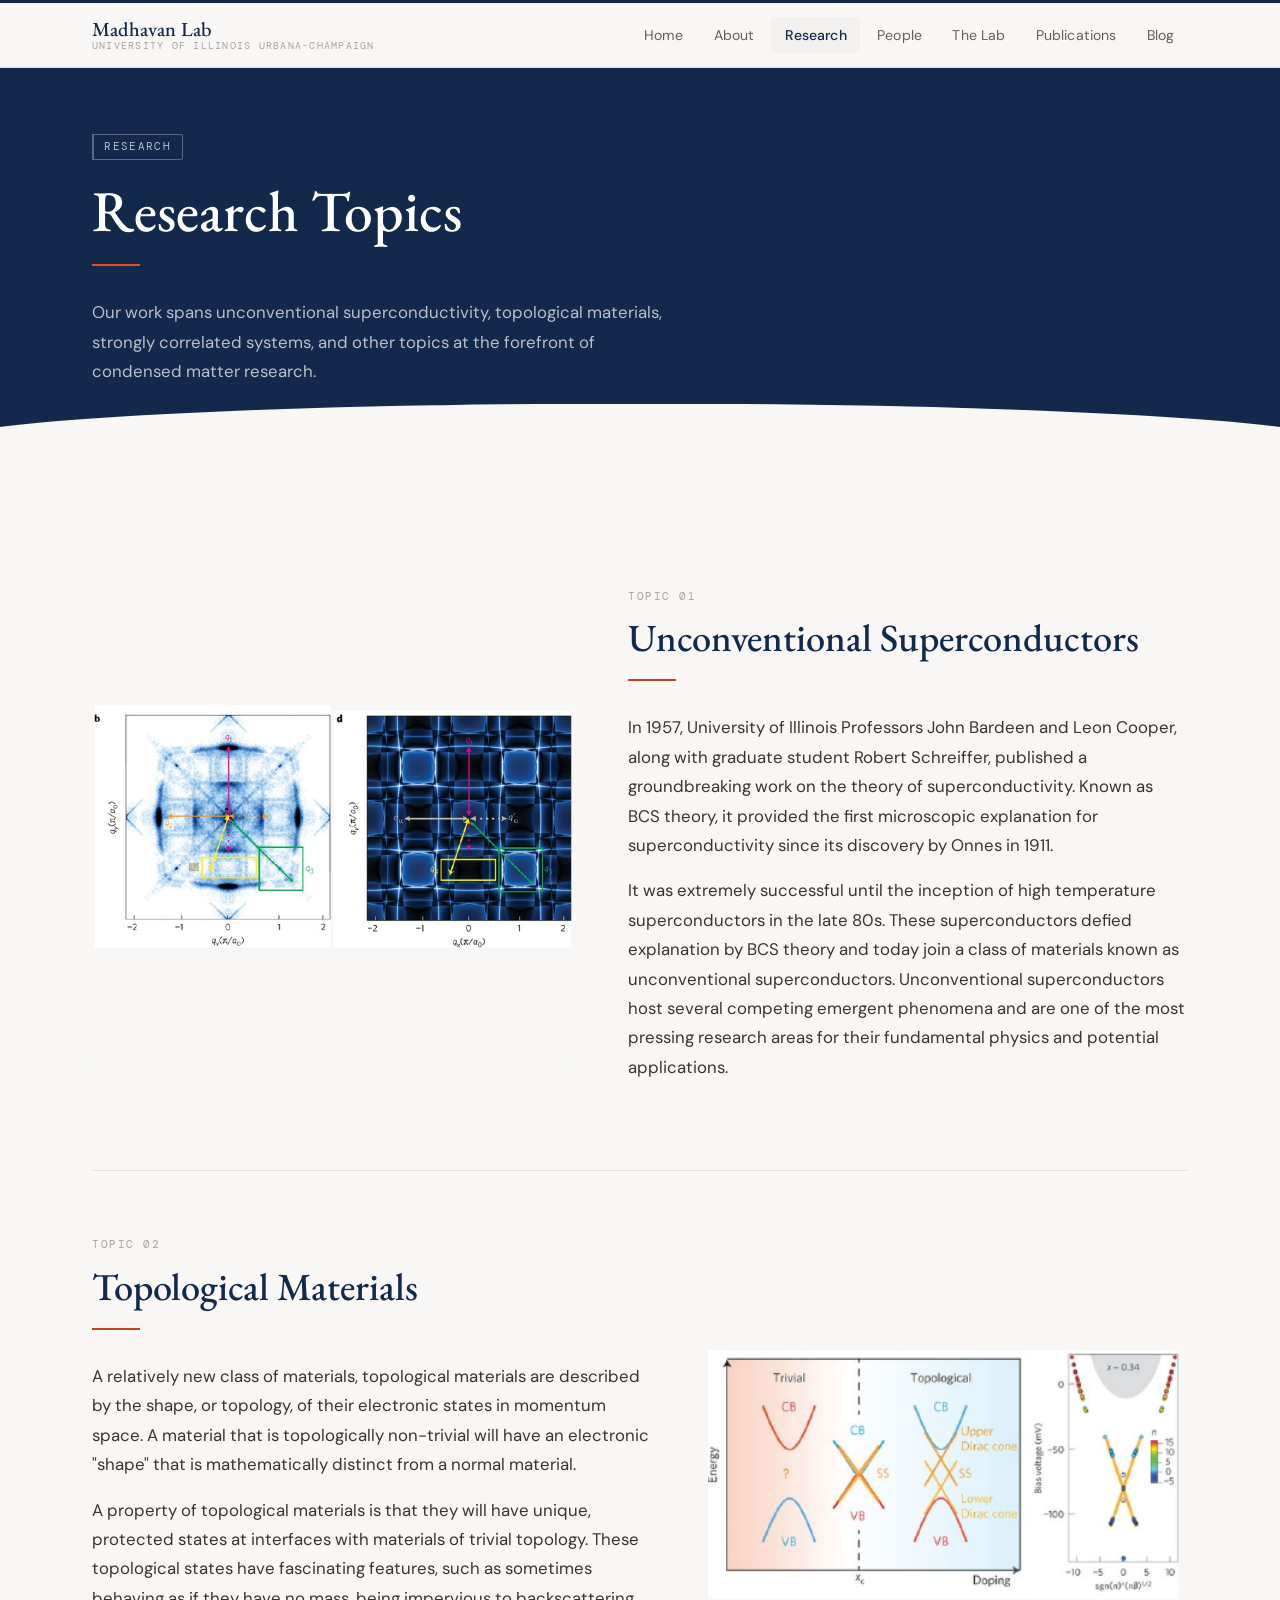
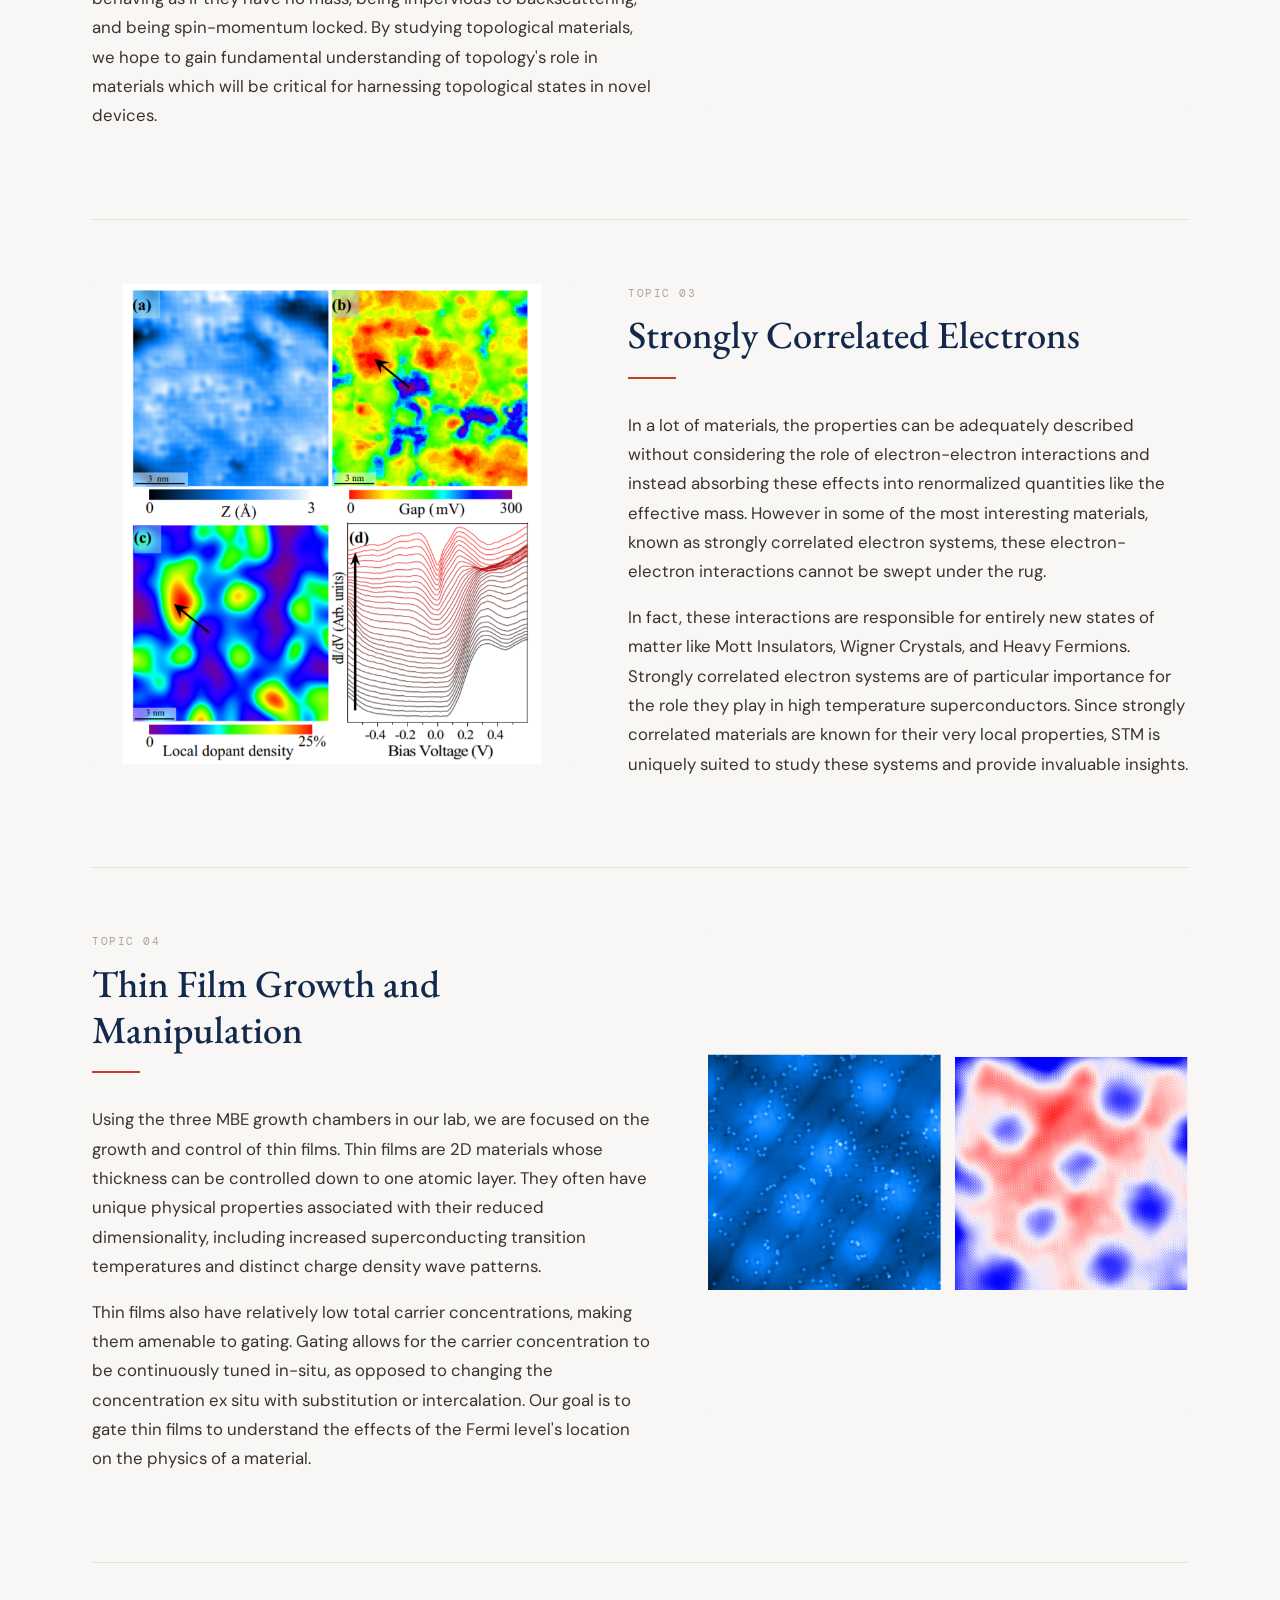
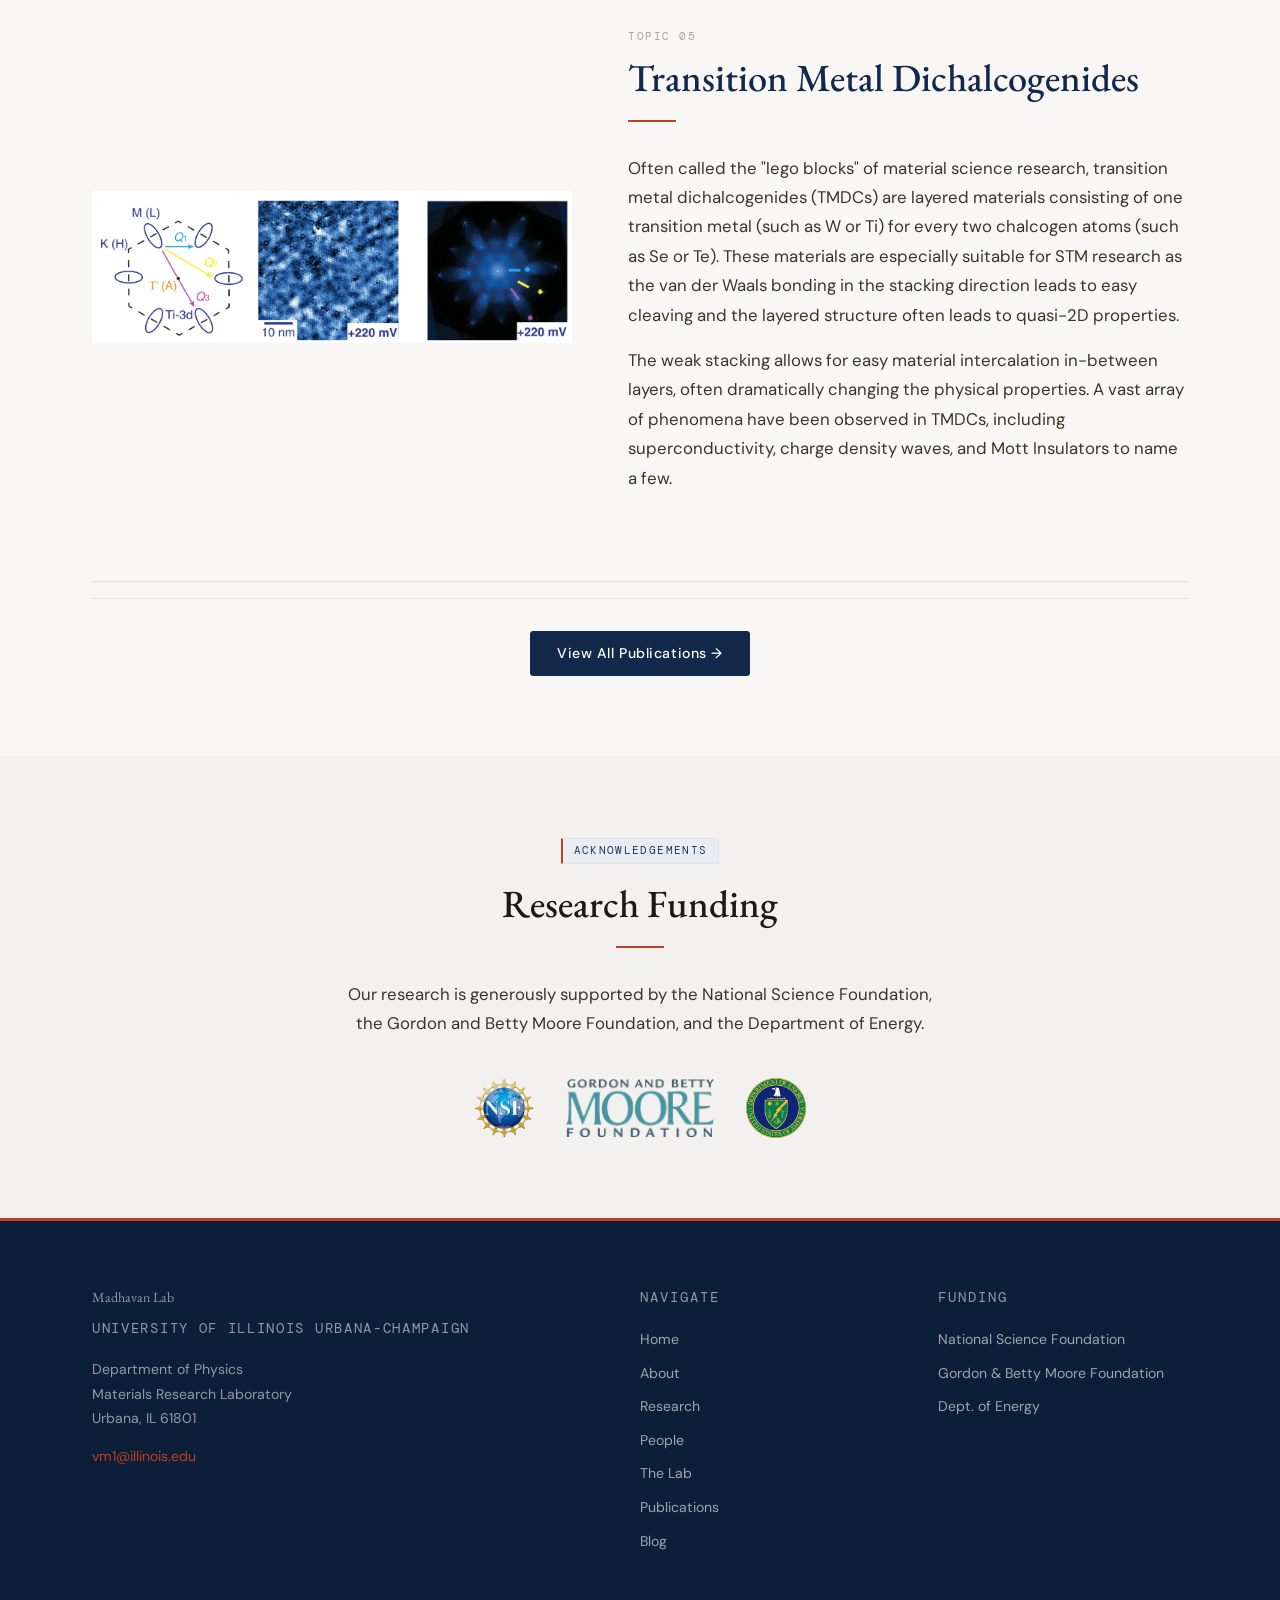
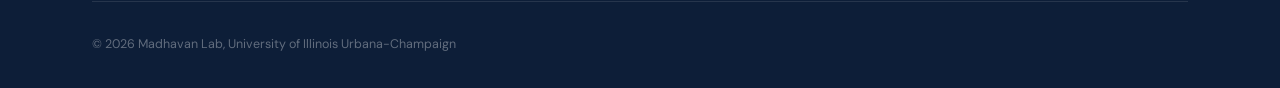
<file: pages/research.html>
<!DOCTYPE html>
<html lang="en">
<head>
  <meta charset="UTF-8" />
  <meta name="viewport" content="width=device-width, initial-scale=1.0" />
  <title>Research — Madhavan Lab</title>
  <link rel="stylesheet" href="../css/style.css" />
</head>
<body>

<nav class="nav">
  <div class="nav__inner">
    <a href="../index.html" class="nav__brand">
      <span class="nav__brand-name">Madhavan Lab</span>
      <span class="nav__brand-sub">University of Illinois Urbana-Champaign</span>
    </a>
    <button class="nav__toggle" aria-label="Toggle menu" aria-expanded="false">
      <span></span><span></span><span></span>
    </button>
    <ul class="nav__links">
      <li><a href="../index.html">Home</a></li>
      <li><a href="about.html">About</a></li>
      <li><a href="research.html">Research</a></li>
      <li><a href="people.html">People</a></li>
      <li><a href="lab.html">The Lab</a></li>
      <li><a href="publications.html">Publications</a></li>
      <li><a href="blog.html">Blog</a></li>
    </ul>
  </div>
</nav>

<div class="page-wrap">

  <div class="page-hero">
    <div class="container fade-up">
      <span class="tag" style="border-color:rgba(255,255,255,0.3);color:rgba(255,255,255,0.7);background:transparent;">Research</span>
      <h1>Research Topics</h1>
      <div class="divider"></div>
      <p>Our work spans unconventional superconductivity, topological materials, strongly correlated systems, and other topics at the forefront of condensed matter research.</p>
    </div>
  </div>

  <section class="section">
    <div class="container">

      <!-- Topic 1: Unconventional Superconductors -->
      <div class="research-topic">
        <div class="research-topic__img">
          <img src="../_img/Research/SrRu2O4.png" alt="QPI in SrRu2O4" style="width:100%;height:100%;object-fit:contain;background:#f8f7f5;" />
        </div>
        <div class="research-topic__content">
          <p class="research-topic__num">Topic 01</p>
          <h2>Unconventional Superconductors</h2>
          <div class="divider"></div>
          <p style="margin-bottom:1rem;">In 1957, University of Illinois Professors John Bardeen and Leon Cooper, along with graduate student Robert Schreiffer, published a groundbreaking work on the theory of superconductivity. Known as BCS theory, it provided the first microscopic explanation for superconductivity since its discovery by Onnes in 1911.</p>
          <p style="margin-bottom:1.5rem;">It was extremely successful until the inception of high temperature superconductors in the late 80s. These superconductors defied explanation by BCS theory and today join a class of materials known as unconventional superconductors. Unconventional superconductors host several competing emergent phenomena and are one of the most pressing research areas for their fundamental physics and potential applications.</p>
        </div>
      </div>

      <!-- Topic 2: Topological Materials -->
      <div class="research-topic">
        <div class="research-topic__img">
          <img src="../_img/Research/topo-01.png" alt="Dirac Mass Acquisition in a Topological Crystalline Insulator" style="width:100%;height:100%;object-fit:contain;background:#f8f7f5;" />
        </div>
        <div class="research-topic__content">
          <p class="research-topic__num">Topic 02</p>
          <h2>Topological Materials</h2>
          <div class="divider"></div>
          <p style="margin-bottom:1rem;">A relatively new class of materials, topological materials are described by the shape, or topology, of their electronic states in momentum space. A material that is topologically non-trivial will have an electronic "shape" that is mathematically distinct from a normal material.</p>
          <p style="margin-bottom:1.5rem;">A property of topological materials is that they will have unique, protected states at interfaces with materials of trivial topology. These topological states have fascinating features, such as sometimes behaving as if they have no mass, being impervious to backscattering, and being spin-momentum locked. By studying topological materials, we hope to gain fundamental understanding of topology's role in materials which will be critical for harnessing topological states in novel devices.</p>
        </div>
      </div>

      <!-- Topic 3: Strongly Correlated -->
      <div class="research-topic">
        <div class="research-topic__img">
          <img src="../_img/Research/SrLaIrO4.png" alt="Local disorder in (Sr1-xLax)2IrO4" style="width:100%;height:100%;object-fit:contain;background:#f8f7f5;" />
        </div>
        <div class="research-topic__content">
          <p class="research-topic__num">Topic 03</p>
          <h2>Strongly Correlated Electrons</h2>
          <div class="divider"></div>
          <p style="margin-bottom:1rem;">In a lot of materials, the properties can be adequately described without considering the role of electron-electron interactions and instead absorbing these effects into renormalized quantities like the effective mass. However in some of the most interesting materials, known as strongly correlated electron systems, these electron-electron interactions cannot be swept under the rug.</p>
          <p style="margin-bottom:1.5rem;">In fact, these interactions are responsible for entirely new states of matter like Mott Insulators, Wigner Crystals, and Heavy Fermions. Strongly correlated electron systems are of particular importance for the role they play in high temperature superconductors. Since strongly correlated materials are known for their very local properties, STM is uniquely suited to study these systems and provide invaluable insights.</p>
        </div>
      </div>

      <!-- Topic 4: Thin Film Growth -->
      <div class="research-topic">
        <div class="research-topic__img">
          <img src="../_img/Research/fese_strain.png" alt="Thin Film of FeSe and strain map" style="width:100%;height:100%;object-fit:contain;background:#f8f7f5;" />
        </div>
        <div class="research-topic__content">
          <p class="research-topic__num">Topic 04</p>
          <h2>Thin Film Growth and Manipulation</h2>
          <div class="divider"></div>
          <p style="margin-bottom:1rem;">Using the three MBE growth chambers in our lab, we are focused on the growth and control of thin films. Thin films are 2D materials whose thickness can be controlled down to one atomic layer. They often have unique physical properties associated with their reduced dimensionality, including increased superconducting transition temperatures and distinct charge density wave patterns.</p>
          <p style="margin-bottom:1.5rem;">Thin films also have relatively low total carrier concentrations, making them amenable to gating. Gating allows for the carrier concentration to be continuously tuned in-situ, as opposed to changing the concentration ex situ with substitution or intercalation. Our goal is to gate thin films to understand the effects of the Fermi level's location on the physics of a material.</p>
        </div>
      </div>

      <!-- Topic 5: TMDs -->
      <div class="research-topic">
        <div class="research-topic__img">
          <img src="../_img/Research/TiSe2.png" alt="QPI in Cu Intercalated TiSe2" style="width:100%;height:100%;object-fit:contain;background:#f8f7f5;" />
        </div>
        <div class="research-topic__content">
          <p class="research-topic__num">Topic 05</p>
          <h2>Transition Metal Dichalcogenides</h2>
          <div class="divider"></div>
          <p style="margin-bottom:1rem;">Often called the "lego blocks" of material science research, transition metal dichalcogenides (TMDCs) are layered materials consisting of one transition metal (such as W or Ti) for every two chalcogen atoms (such as Se or Te). These materials are especially suitable for STM research as the van der Waals bonding in the stacking direction leads to easy cleaving and the layered structure often leads to quasi-2D properties.</p>
          <p style="margin-bottom:1.5rem;">The weak stacking allows for easy material intercalation in-between layers, often dramatically changing the physical properties. A vast array of phenomena have been observed in TMDCs, including superconductivity, charge density waves, and Mott Insulators to name a few.</p>
        </div>
      </div>

      <div style="text-align:center;padding-top:2rem;border-top:1px solid var(--gray-2);margin-top:1rem;">
        <a href="publications.html" class="btn btn--primary">View All Publications →</a>
      </div>

    </div>
  </section>

  <!-- FUNDING -->
  <section class="section section--gray">
    <div class="container" style="text-align:center;">
      <span class="tag">Acknowledgements</span>
      <h2>Research Funding</h2>
      <div class="divider divider--center"></div>
      <p style="max-width:600px;margin:0 auto 2.5rem;">Our research is generously supported by the National Science Foundation, the Gordon and Betty Moore Foundation, and the Department of Energy.</p>
      <div style="display:flex;gap:2rem;justify-content:center;flex-wrap:wrap;align-items:center;">
        <a href="https://www.nsf.gov" target="_blank"><img src="../_img/nsf_logo.png" alt="NSF" style="height:60px;object-fit:contain;" /></a>
        <a href="https://www.moore.org" target="_blank"><img src="../_img/moore_logo.png" alt="Moore Foundation" style="height:60px;object-fit:contain;" /></a>
        <a href="https://www.energy.gov" target="_blank"><img src="../_img/doe_logo.png" alt="DOE" style="height:60px;object-fit:contain;" /></a>
      </div>
    </div>
  </section>

</div>

<footer class="footer">
  <div class="container">
    <div class="footer__inner">
      <div>
        <p class="footer__brand-name">Madhavan Lab</p>
        <p class="footer__brand-sub">University of Illinois Urbana-Champaign</p>
        <p>Department of Physics<br>Materials Research Laboratory<br>Urbana, IL 61801</p>
        <p style="margin-top:0.8rem;"><a href="mailto:vm1@illinois.edu" style="color:var(--orange-muted);">vm1@illinois.edu</a></p>
      </div>
      <div>
        <p class="footer__heading">Navigate</p>
        <ul class="footer__links">
          <li><a href="../index.html">Home</a></li>
          <li><a href="about.html">About</a></li>
          <li><a href="research.html">Research</a></li>
          <li><a href="people.html">People</a></li>
          <li><a href="lab.html">The Lab</a></li>
          <li><a href="publications.html">Publications</a></li>
          <li><a href="blog.html">Blog</a></li>
        </ul>
      </div>
      <div>
        <p class="footer__heading">Funding</p>
        <ul class="footer__links">
          <li><a href="https://www.nsf.gov/" target="_blank">National Science Foundation</a></li>
          <li><a href="https://www.moore.org/" target="_blank">Gordon &amp; Betty Moore Foundation</a></li>
          <li><a href="https://www.energy.gov/" target="_blank">Dept. of Energy</a></li>
        </ul>
      </div>
    </div>
    <div class="footer__bottom">
      <p>© <span id="yr"></span> Madhavan Lab, University of Illinois Urbana-Champaign</p>
    </div>
  </div>
</footer>
<script src="../js/main.js"></script>
<script>document.getElementById('yr').textContent = new Date().getFullYear();</script>
</body>
</html>
</file>
<file: css/style.css>
/* ============================================
   MADHAVAN LAB — UIUC
   Stylesheet: Light Academic / Editorial
   ============================================ */

@import url('https://fonts.googleapis.com/css2?family=EB+Garamond:ital,wght@0,400;0,500;0,600;1,400;1,500&family=DM+Sans:wght@300;400;500&family=DM+Mono:wght@400;500&display=swap');

/* --- Variables --- */
:root {
  /* UIUC Official */
  --blue:          #13294b;      /* Illini Blue — primary brand color    */
  --blue-deep:     #0d1e38;      /* Slightly deeper for hovers/heroes     */
  --blue-mid:      #1e3a5f;      /* Mid tone for gradients / bars         */
  --blue-tint:     #e8edf4;      /* Very pale blue for subtle backgrounds */

  --orange:        #e84a27;      /* Illini Orange — official              */
  --orange-muted:  #c0401f;      /* Darker, more restrained orange        */
  --orange-subtle: #f5ede9;      /* Pale orange tint — for bg use only    */

  /* Neutrals — warm-cool balanced */
  --cream:         #f8f7f5;      /* Page background                       */
  --warm-white:    #ffffff;
  --gray-1:        #f2f1ef;      /* Light section background              */
  --gray-2:        #e4e2de;      /* Borders                               */
  --gray-3:        #a8a49c;      /* Muted labels, metadata                */
  --gray-4:        #635f58;      /* Body text secondary                   */
  --gray-5:        #38342e;      /* Body text primary                     */
  --text:          #1c1a17;

  --serif:      'EB Garamond', Georgia, serif;
  --sans:       'DM Sans', system-ui, sans-serif;
  --mono:       'DM Mono', 'Courier New', monospace;
  --nav-h:      68px;
  --max-w:      1160px;
  --transition: 0.22s ease;
}

/* --- Reset --- */
*, *::before, *::after { box-sizing: border-box; margin: 0; padding: 0; }
html { scroll-behavior: smooth; font-size: 16px; }
body {
  font-family: var(--sans);
  background: var(--cream);
  color: var(--text);
  line-height: 1.6;
  -webkit-font-smoothing: antialiased;
}
img { display: block; max-width: 100%; }
a { color: inherit; text-decoration: none; }

/* --- Typography --- */
h1, h2, h3, h4 { font-family: var(--serif); line-height: 1.2; }
h1 { font-size: clamp(2.2rem, 5vw, 3.6rem); font-weight: 500; }
h2 { font-size: clamp(1.6rem, 3vw, 2.4rem); font-weight: 500; }
h3 { font-size: clamp(1.2rem, 2vw, 1.6rem); font-weight: 400; }
h4 { font-size: 1.1rem; font-weight: 500; }
p  { font-size: 1.05rem; color: var(--gray-5); line-height: 1.75; }

.serif { font-family: var(--serif); }
.mono  { font-family: var(--mono); }

/* --- Utility --- */
.container { max-width: var(--max-w); margin: 0 auto; padding: 0 2rem; }
.section    { padding: 5rem 0; }
.section--gray { background: var(--gray-1); }
.divider { width: 48px; height: 2px; background: var(--orange-muted); margin: 1.2rem 0 2rem; }
.divider--center { margin-left: auto; margin-right: auto; }
.tag {
  display: inline-block;
  font-family: var(--mono);
  font-size: 0.7rem;
  letter-spacing: 0.12em;
  text-transform: uppercase;
  color: var(--blue-mid);
  padding: 0.2rem 0.65rem;
  border: 1px solid var(--gray-2);
  border-left: 2px solid var(--orange-muted);
  border-radius: 0 2px 2px 0;
  background: var(--blue-tint);
  margin-bottom: 1rem;
}
.btn {
  display: inline-block;
  padding: 0.65rem 1.6rem;
  font-family: var(--sans);
  font-size: 0.88rem;
  font-weight: 500;
  letter-spacing: 0.04em;
  border-radius: 3px;
  transition: var(--transition);
  cursor: pointer;
}
.btn--primary { background: var(--blue); color: #fff; border: 1.5px solid var(--blue); }
.btn--primary:hover { background: var(--blue-deep); border-color: var(--blue-deep); }
.btn--outline {
  background: transparent;
  color: var(--blue);
  border: 1.5px solid var(--blue);
}
.btn--outline:hover { background: var(--blue); color: #fff; }

/* ============================================
   NAVIGATION
   ============================================ */
.nav {
  position: fixed;
  top: 0; left: 0; right: 0;
  height: var(--nav-h);
  background: rgba(248,247,245,0.97);
  backdrop-filter: blur(12px);
  border-bottom: 1px solid var(--gray-2);
  border-top: 3px solid var(--blue);
  z-index: 1000;
  display: flex;
  align-items: center;
}
.nav__inner {
  display: flex;
  align-items: center;
  justify-content: space-between;
  width: 100%;
  max-width: var(--max-w);
  margin: 0 auto;
  padding: 0 2rem;
}
.nav__brand {
  display: flex;
  flex-direction: column;
  line-height: 1;
}
.nav__brand-name {
  font-family: var(--serif);
  font-size: 1.25rem;
  font-weight: 500;
  color: var(--blue);
  letter-spacing: 0.01em;
}
.nav__brand-sub {
  font-family: var(--mono);
  font-size: 0.65rem;
  letter-spacing: 0.12em;
  text-transform: uppercase;
  color: var(--gray-3);
  margin-top: 2px;
}
.nav__links {
  display: flex;
  align-items: center;
  gap: 0.2rem;
  list-style: none;
}
.nav__links a {
  display: block;
  padding: 0.45rem 0.85rem;
  font-size: 0.88rem;
  font-weight: 400;
  color: var(--gray-4);
  border-radius: 3px;
  transition: var(--transition);
  letter-spacing: 0.01em;
}
.nav__links a:hover,
.nav__links a.active {
  color: var(--blue);
  background: var(--gray-1);
}
.nav__links a.active { font-weight: 500; }

/* Hamburger */
.nav__toggle {
  display: none;
  flex-direction: column;
  gap: 5px;
  cursor: pointer;
  padding: 4px;
  background: none;
  border: none;
}
.nav__toggle span {
  display: block;
  width: 22px;
  height: 2px;
  background: var(--gray-5);
  transition: var(--transition);
}

@media (max-width: 768px) {
  .nav__toggle { display: flex; }
  .nav__links {
    position: fixed;
    top: var(--nav-h);
    left: 0; right: 0;
    background: var(--cream);
    border-bottom: 1px solid var(--gray-2);
    flex-direction: column;
    align-items: stretch;
    gap: 0;
    padding: 1rem;
    display: none;
  }
  .nav__links.open { display: flex; }
  .nav__links a { padding: 0.7rem 1rem; }
}

/* ============================================
   PAGE WRAPPER
   ============================================ */
.page-wrap { padding-top: var(--nav-h); }

/* ============================================
   PAGE HERO (internal pages)
   ============================================ */
.page-hero {
  background: var(--blue);
  padding: 4rem 0 3.5rem;
  position: relative;
  overflow: hidden;
}
.page-hero::after {
  content: '';
  position: absolute;
  bottom: -1px; left: 0; right: 0;
  height: 40px;
  background: var(--cream);
  clip-path: ellipse(55% 100% at 50% 100%);
}
.page-hero h1 { color: #fff; }
.page-hero .divider { background: var(--orange); }
.page-hero p { color: rgba(255,255,255,0.7); max-width: 580px; }

/* ============================================
   HOME — HERO
   ============================================ */
.home-hero {
  min-height: calc(100vh - var(--nav-h));
  display: grid;
  grid-template-columns: 1fr 1fr;
  align-items: center;
  gap: 4rem;
  padding: 5rem 0;
}
.home-hero__text .eyebrow {
  font-family: var(--mono);
  font-size: 0.75rem;
  letter-spacing: 0.14em;
  text-transform: uppercase;
  color: var(--orange);
  margin-bottom: 1.2rem;
}
.home-hero__text h1 { color: var(--blue); margin-bottom: 1.2rem; }
.home-hero__text p { font-size: 1.1rem; margin-bottom: 2rem; max-width: 480px; }
.home-hero__btns { display: flex; gap: 1rem; flex-wrap: wrap; }
.home-hero__images {
  display: grid;
  grid-template-columns: 1fr 1fr;
  grid-template-rows: 220px 160px;
  gap: 12px;
}
.home-hero__img-box {
  background: var(--gray-2);
  border-radius: 4px;
  overflow: hidden;
  position: relative;
}
.home-hero__img-box:first-child {
  grid-column: 1 / -1;
}
.home-hero__img-box img {
  width: 100%; height: 100%;
  object-fit: cover;
  transition: transform 0.5s ease;
}
.home-hero__img-box:hover img { transform: scale(1.04); }
.img-placeholder {
  width: 100%; height: 100%;
  background: linear-gradient(135deg, var(--gray-1) 0%, var(--gray-2) 100%);
  display: flex;
  flex-direction: column;
  align-items: center;
  justify-content: center;
  color: var(--gray-3);
  font-family: var(--mono);
  font-size: 0.7rem;
  letter-spacing: 0.08em;
  text-transform: uppercase;
  gap: 8px;
}
.img-placeholder svg { opacity: 0.4; }

@media (max-width: 900px) {
  .home-hero { grid-template-columns: 1fr; min-height: auto; }
  .home-hero__images { order: -1; grid-template-rows: 180px 120px; }
}

/* ============================================
   HOME — HIGHLIGHTS BAR
   ============================================ */
.highlights-bar {
  background: var(--blue-deep);
  color: #fff;
  padding: 1.4rem 0;
  border-bottom: 3px solid var(--orange-muted);
}
.highlights-bar__inner {
  display: flex;
  gap: 3rem;
  align-items: center;
  flex-wrap: wrap;
}
.highlights-bar__item {
  display: flex;
  align-items: center;
  gap: 0.7rem;
}
.highlights-bar__num {
  font-family: var(--serif);
  font-size: 2rem;
  font-weight: 500;
  color: var(--orange);
}
.highlights-bar__label {
  font-size: 0.82rem;
  color: rgba(255,255,255,0.7);
  line-height: 1.3;
}

/* ============================================
   HOME — FEATURED PUBLICATIONS
   ============================================ */
.pub-card {
  background: var(--warm-white);
  border: 1px solid var(--gray-2);
  border-radius: 4px;
  padding: 1.6rem 1.8rem;
  transition: var(--transition);
  position: relative;
}
.pub-card:hover { border-color: var(--blue-mid); box-shadow: 0 4px 20px rgba(19,41,75,0.08); }
.pub-card__journal {
  font-family: var(--mono);
  font-size: 0.72rem;
  letter-spacing: 0.1em;
  text-transform: uppercase;
  color: var(--orange-muted);
  margin-bottom: 0.5rem;
}
.pub-card__title {
  font-family: var(--serif);
  font-size: 1.15rem;
  color: var(--blue);
  margin-bottom: 0.4rem;
  line-height: 1.4;
}
.pub-card__authors {
  font-size: 0.85rem;
  color: var(--gray-3);
  margin-bottom: 0.8rem;
  font-style: italic;
}
.pub-card__link {
  font-size: 0.82rem;
  font-weight: 500;
  color: var(--blue-mid);
  display: inline-flex;
  align-items: center;
  gap: 4px;
  transition: var(--transition);
}
.pub-card__link:hover { gap: 8px; color: var(--orange-muted); }

.pubs-grid { display: grid; grid-template-columns: repeat(auto-fill, minmax(300px, 1fr)); gap: 1.2rem; }

/* ============================================
   HOME — NEWS
   ============================================ */
.news-list { display: flex; flex-direction: column; gap: 1px; }
.news-item {
  display: grid;
  grid-template-columns: 100px 1fr;
  gap: 1.5rem;
  padding: 1.4rem 0;
  border-bottom: 1px solid var(--gray-2);
  align-items: start;
}
.news-item__date {
  font-family: var(--mono);
  font-size: 0.75rem;
  letter-spacing: 0.06em;
  color: var(--gray-3);
  padding-top: 0.15rem;
}
.news-item__title {
  font-family: var(--serif);
  font-size: 1.05rem;
  color: var(--blue);
  margin-bottom: 0.25rem;
}
.news-item__excerpt { font-size: 0.9rem; color: var(--gray-4); }

/* ============================================
   TWO-COL SECTION
   ============================================ */
.two-col {
  display: grid;
  grid-template-columns: 1fr 1fr;
  gap: 5rem;
  align-items: start;
}
.two-col--reverse .two-col__media { order: -1; }
@media (max-width: 768px) {
  .two-col { grid-template-columns: 1fr; gap: 2.5rem; }
  .two-col--reverse .two-col__media { order: 0; }
}
.two-col__media {
  border-radius: 4px;
  overflow: hidden;
  background: var(--gray-2);
  aspect-ratio: 4/3;
}
.two-col__media img { width: 100%; height: 100%; object-fit: cover; }

/* ============================================
   ABOUT PAGE
   ============================================ */
.pi-card {
  background: var(--warm-white);
  border: 1px solid var(--gray-2);
  border-radius: 4px;
  padding: 2.5rem;
  display: grid;
  grid-template-columns: 220px 1fr;
  gap: 2.5rem;
  align-items: start;
}
.pi-card__photo {
  width: 220px;
  height: auto;
  border-radius: 3px;
  object-fit: contain;
  background: var(--gray-2);
  display: block;
}
.pi-card__name { font-family: var(--serif); font-size: 1.8rem; color: var(--blue); }
.pi-card__title { font-size: 0.9rem; color: var(--gray-3); margin: 0.3rem 0 1rem; }
.pi-card__links { display: flex; gap: 0.8rem; flex-wrap: wrap; margin-top: 1.2rem; }
@media (max-width: 640px) {
  .pi-card { grid-template-columns: 1fr; }
  .pi-card__photo { width: 160px; height: auto; }
}

.stm-explainer {
  display: grid;
  grid-template-columns: repeat(3, 1fr);
  gap: 1.5rem;
  margin-top: 2rem;
}
.stm-explainer__card {
  background: var(--warm-white);
  border: 1px solid var(--gray-2);
  border-radius: 4px;
  padding: 1.6rem;
}
.stm-explainer__icon {
  width: 40px; height: 40px;
  background: var(--blue-tint);
  border-radius: 50%;
  display: flex; align-items: center; justify-content: center;
  margin-bottom: 1rem;
  color: var(--blue-mid);
}
.stm-explainer__card h4 { color: var(--blue); margin-bottom: 0.5rem; }
@media (max-width: 768px) { .stm-explainer { grid-template-columns: 1fr; } }

/* ============================================
   RESEARCH PAGE
   ============================================ */
.research-topic {
  display: grid;
  grid-template-columns: 480px 1fr;
  gap: 3.5rem;
  align-items: start;
  padding: 4rem 0;
  border-bottom: 1px solid var(--gray-2);
}
.research-topic:last-child { border-bottom: none; }
.research-topic:nth-child(even) { direction: rtl; }
.research-topic:nth-child(even) > * { direction: ltr; }
.research-topic__img {
  border-radius: 4px;
  overflow: hidden;
  background: var(--gray-2);
  aspect-ratio: 1/1;
}
.research-topic__img img { width: 100%; height: 100%; object-fit: cover; }
.research-topic__num {
  font-family: var(--mono);
  font-size: 0.7rem;
  letter-spacing: 0.14em;
  color: var(--gray-3);
  text-transform: uppercase;
  margin-bottom: 0.5rem;
}
.research-topic h2 { color: var(--blue); margin-bottom: 0.8rem; }
@media (max-width: 900px) {
  .research-topic { grid-template-columns: 1fr; direction: ltr !important; }
  .research-topic:nth-child(even) { direction: ltr; }
}

/* ============================================
   PEOPLE PAGE
   ============================================ */
.people-section-title {
  font-family: var(--mono);
  font-size: 0.72rem;
  letter-spacing: 0.14em;
  text-transform: uppercase;
  color: var(--gray-3);
  margin-bottom: 1.8rem;
  padding-bottom: 0.8rem;
  border-bottom: 1px solid var(--gray-2);
}
.people-grid {
  display: grid;
  grid-template-columns: repeat(auto-fill, minmax(180px, 220px));
  gap: 1.6rem;
  margin-bottom: 4rem;
}
.person-card {
  background: var(--warm-white);
  border: 1px solid var(--gray-2);
  border-radius: 4px;
  overflow: hidden;
  transition: var(--transition);
}
.person-card:hover { box-shadow: 0 6px 24px rgba(0,0,0,0.08); transform: translateY(-2px); }
.person-card__photo {
  width: 100%;
  aspect-ratio: 3 / 4;
  object-fit: cover;
  object-position: top center;
  background: var(--gray-1);
  display: block;
}
.person-card__info { padding: 1.2rem; }
.person-card__name { font-family: var(--serif); font-size: 1.05rem; color: var(--blue); }
.person-card__role { font-size: 0.8rem; color: var(--gray-3); margin: 0.2rem 0 0.6rem; }
.person-card__email {
  font-family: var(--mono);
  font-size: 0.72rem;
  color: var(--orange-muted);
  display: inline-flex; align-items: center; gap: 4px;
}
.person-card__email:hover { text-decoration: underline; }

.alumni-table { width: 100%; border-collapse: collapse; }
.alumni-table th {
  font-family: var(--mono);
  font-size: 0.72rem;
  letter-spacing: 0.1em;
  text-transform: uppercase;
  color: var(--gray-3);
  text-align: left;
  padding: 0.6rem 1rem;
  background: var(--gray-1);
  border-bottom: 1px solid var(--gray-2);
}
.alumni-table td {
  padding: 0.9rem 1rem;
  font-size: 0.9rem;
  border-bottom: 1px solid var(--gray-2);
  color: var(--gray-5);
}
.alumni-table tr:hover td { background: var(--gray-1); }

/* ============================================
   THE LAB PAGE
   ============================================ */
.instrument-card {
  background: var(--warm-white);
  border: 1px solid var(--gray-2);
  border-radius: 4px;
  overflow: hidden;
  margin-bottom: 3rem;
}
.instrument-card__gallery {
  width: 100%;
  height: 360px;
  background: var(--gray-1);
  overflow: hidden;
  display: flex;
  align-items: center;
  justify-content: center;
}
.instrument-card__gallery-main {
  width: 100%;
  height: 100%;
  display: flex;
  align-items: center;
  justify-content: center;
}
.instrument-card__gallery-main img { width: 100%; height: 100%; object-fit: contain; object-position: center; }
.instrument-card__gallery-thumbs { display: none; }
.instrument-card__body { padding: 2rem 2.2rem; }
.instrument-card__body h3 { color: var(--blue); margin-bottom: 0.5rem; }
.instrument-card__specs {
  display: flex; flex-wrap: wrap; gap: 0.6rem;
  margin-top: 1.2rem;
}
.spec-chip {
  background: var(--gray-1);
  border: 1px solid var(--gray-2);
  padding: 0.3rem 0.8rem;
  border-radius: 2px;
  font-family: var(--mono);
  font-size: 0.72rem;
  letter-spacing: 0.06em;
  color: var(--gray-4);
}
@media (max-width: 640px) {
  .instrument-card__gallery { height: 240px; }
}

/* ============================================
   PUBLICATIONS PAGE
   ============================================ */
.pub-year-group { margin-bottom: 3rem; }
.pub-year-label {
  font-family: var(--serif);
  font-size: 2rem;
  color: var(--blue);
  border-bottom: 2px solid var(--orange-muted);
  padding-bottom: 0.5rem;
  margin-bottom: 1.5rem;
  display: inline-block;
}
.pub-entry {
  display: grid;
  grid-template-columns: 28px 1fr;
  gap: 1rem;
  padding: 1.1rem 0;
  border-bottom: 1px solid var(--gray-2);
  align-items: start;
}
.pub-entry__num {
  font-family: var(--mono);
  font-size: 0.72rem;
  color: var(--gray-3);
  padding-top: 0.2rem;
}
.pub-entry__title {
  font-family: var(--serif);
  font-size: 1.05rem;
  color: var(--blue);
  line-height: 1.4;
  margin-bottom: 0.2rem;
}
.pub-entry__title a:hover { text-decoration: underline; color: var(--orange-muted); }
.pub-entry__details {
  font-size: 0.85rem;
  color: var(--gray-3);
  font-style: italic;
}

/* ============================================
   BLOG PAGE
   ============================================ */
.blog-grid {
  display: grid;
  grid-template-columns: repeat(auto-fill, minmax(320px, 1fr));
  gap: 2rem;
}
.blog-card {
  background: var(--warm-white);
  border: 1px solid var(--gray-2);
  border-radius: 4px;
  overflow: hidden;
  transition: var(--transition);
  display: flex; flex-direction: column;
}
.blog-card:not(:has(.slideshow)):hover { box-shadow: 0 6px 24px rgba(0,0,0,0.08); transform: translateY(-2px); }
.blog-card__img {
  aspect-ratio: 16/9;
  background: var(--gray-2);
  overflow: hidden;
}
.blog-card__img img { width: 100%; height: 100%; object-fit: cover; transition: transform 0.4s ease; }
.blog-card:not(:has(.slideshow)):hover .blog-card__img img { transform: scale(1.04); }
.blog-card__body { padding: 1.6rem; flex: 1; display: flex; flex-direction: column; }
.blog-card__meta {
  display: flex; gap: 0.8rem; align-items: center;
  margin-bottom: 0.8rem;
}
.blog-card__date {
  font-family: var(--mono);
  font-size: 0.72rem;
  letter-spacing: 0.06em;
  color: var(--gray-3);
}
.blog-card__category {
  font-family: var(--mono);
  font-size: 0.68rem;
  letter-spacing: 0.08em;
  text-transform: uppercase;
  color: var(--orange-muted);
}
.blog-card__title {
  font-family: var(--serif);
  font-size: 1.2rem;
  color: var(--blue);
  line-height: 1.35;
  margin-bottom: 0.6rem;
}
.blog-card__excerpt { font-size: 0.88rem; color: var(--gray-4); flex: 1; }
.blog-card__read {
  margin-top: 1.2rem;
  font-size: 0.82rem;
  font-weight: 500;
  color: var(--blue-mid);
  display: inline-flex; align-items: center; gap: 4px;
  transition: var(--transition);
}
.blog-card__read:hover { gap: 8px; color: var(--orange-muted); }

/* ============================================
   FOOTER
   ============================================ */
.footer {
  background: var(--blue-deep);
  color: rgba(255,255,255,0.85);
  padding: 4rem 0 2rem;
  border-top: 3px solid var(--orange-muted);
}
.footer__inner {
  display: grid;
  grid-template-columns: 2fr 1fr 1fr;
  gap: 3rem;
  margin-bottom: 3rem;
}
.footer__brand-name {
  font-family: var(--serif);
  font-size: 1.4rem;
  color: #fff;
  margin-bottom: 0.4rem;
}
.footer__brand-sub {
  font-family: var(--mono);
  font-size: 0.65rem;
  letter-spacing: 0.12em;
  text-transform: uppercase;
  color: rgba(255,255,255,0.4);
  margin-bottom: 1rem;
}
.footer p { color: rgba(255,255,255,0.55); font-size: 0.88rem; }
.footer__heading {
  font-family: var(--mono);
  font-size: 0.68rem;
  letter-spacing: 0.14em;
  text-transform: uppercase;
  color: rgba(255,255,255,0.5);
  margin-bottom: 1rem;
}
.footer__links { list-style: none; display: flex; flex-direction: column; gap: 0.5rem; }
.footer__links a {
  font-size: 0.88rem;
  color: rgba(255,255,255,0.6);
  transition: var(--transition);
}
.footer__links a:hover { color: #fff; }
.footer__bottom {
  padding-top: 2rem;
  border-top: 1px solid rgba(255,255,255,0.1);
  display: flex; justify-content: space-between; align-items: center; flex-wrap: wrap; gap: 1rem;
}
.footer__bottom p { font-size: 0.78rem; color: rgba(255,255,255,0.35); }
@media (max-width: 768px) { .footer__inner { grid-template-columns: 1fr 1fr; } }
@media (max-width: 500px) { .footer__inner { grid-template-columns: 1fr; } }

/* ============================================
   ANIMATIONS
   ============================================ */
@keyframes fadeUp {
  from { opacity: 0; transform: translateY(24px); }
  to   { opacity: 1; transform: translateY(0); }
}
.fade-up { animation: fadeUp 0.6s ease both; }
.fade-up-1 { animation-delay: 0.1s; }
.fade-up-2 { animation-delay: 0.22s; }
.fade-up-3 { animation-delay: 0.34s; }
.fade-up-4 { animation-delay: 0.46s; }
</file>
